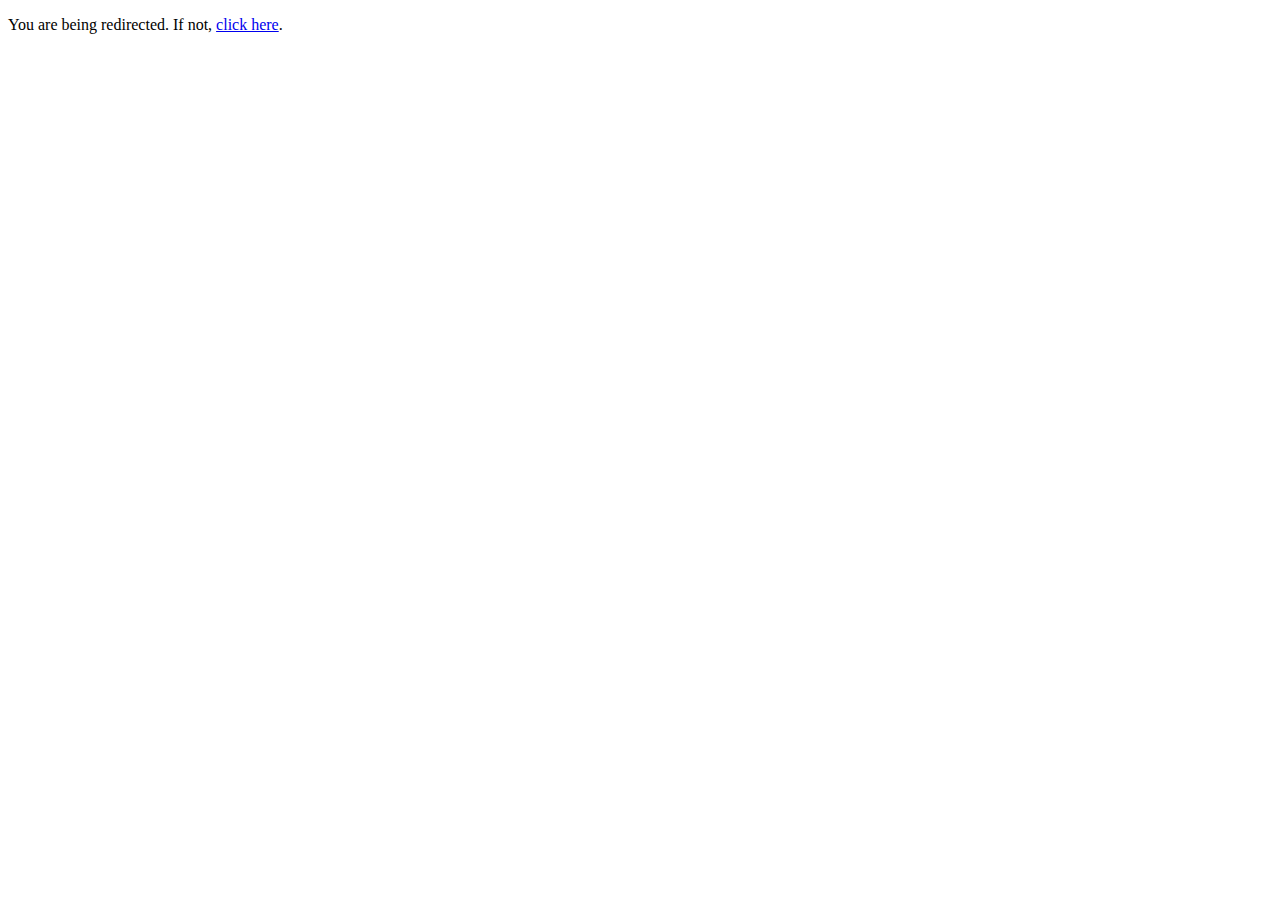
<file: index.html>
<!DOCTYPE html>
<html lang="en">
  <head>
    <meta charset="UTF-8" />
    <meta name="viewport" content="width=device-width, initial-scale=1.0" />
    <meta http-equiv="refresh" content="1; url=profile.html" />
    <title>Redirecting...</title>
    <link rel="icon" href="./assets/images/favicon.png" />
  </head>

  <body>
    <p>You are being redirected. If not, <a href="profile.html">click here</a>.</p>
  </body>
</html>
</file>
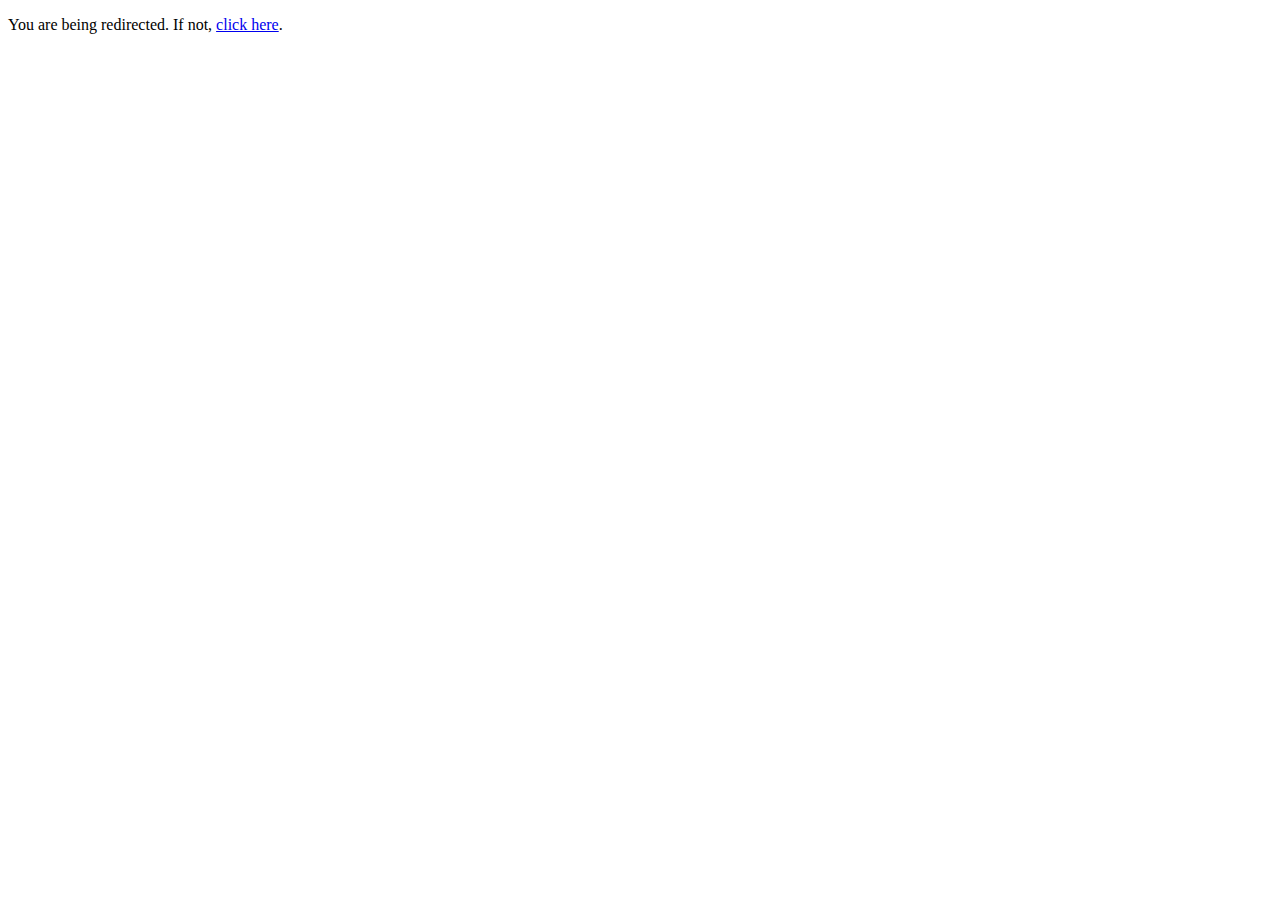
<file: Index.html>
<!DOCTYPE html>
<html lang="en">
  <head>
    <meta charset="UTF-8" />
    <meta name="viewport" content="width=device-width, initial-scale=1.0" />
    <meta http-equiv="refresh" content="1; url=profile.html" />
    <title>Redirecting...</title>
    <link rel="icon" href="./assets/images/favicon.png" />
  </head>

  <body>
    <p>You are being redirected. If not, <a href="profile.html">click here</a>.</p>
  </body>
</html>
</file>
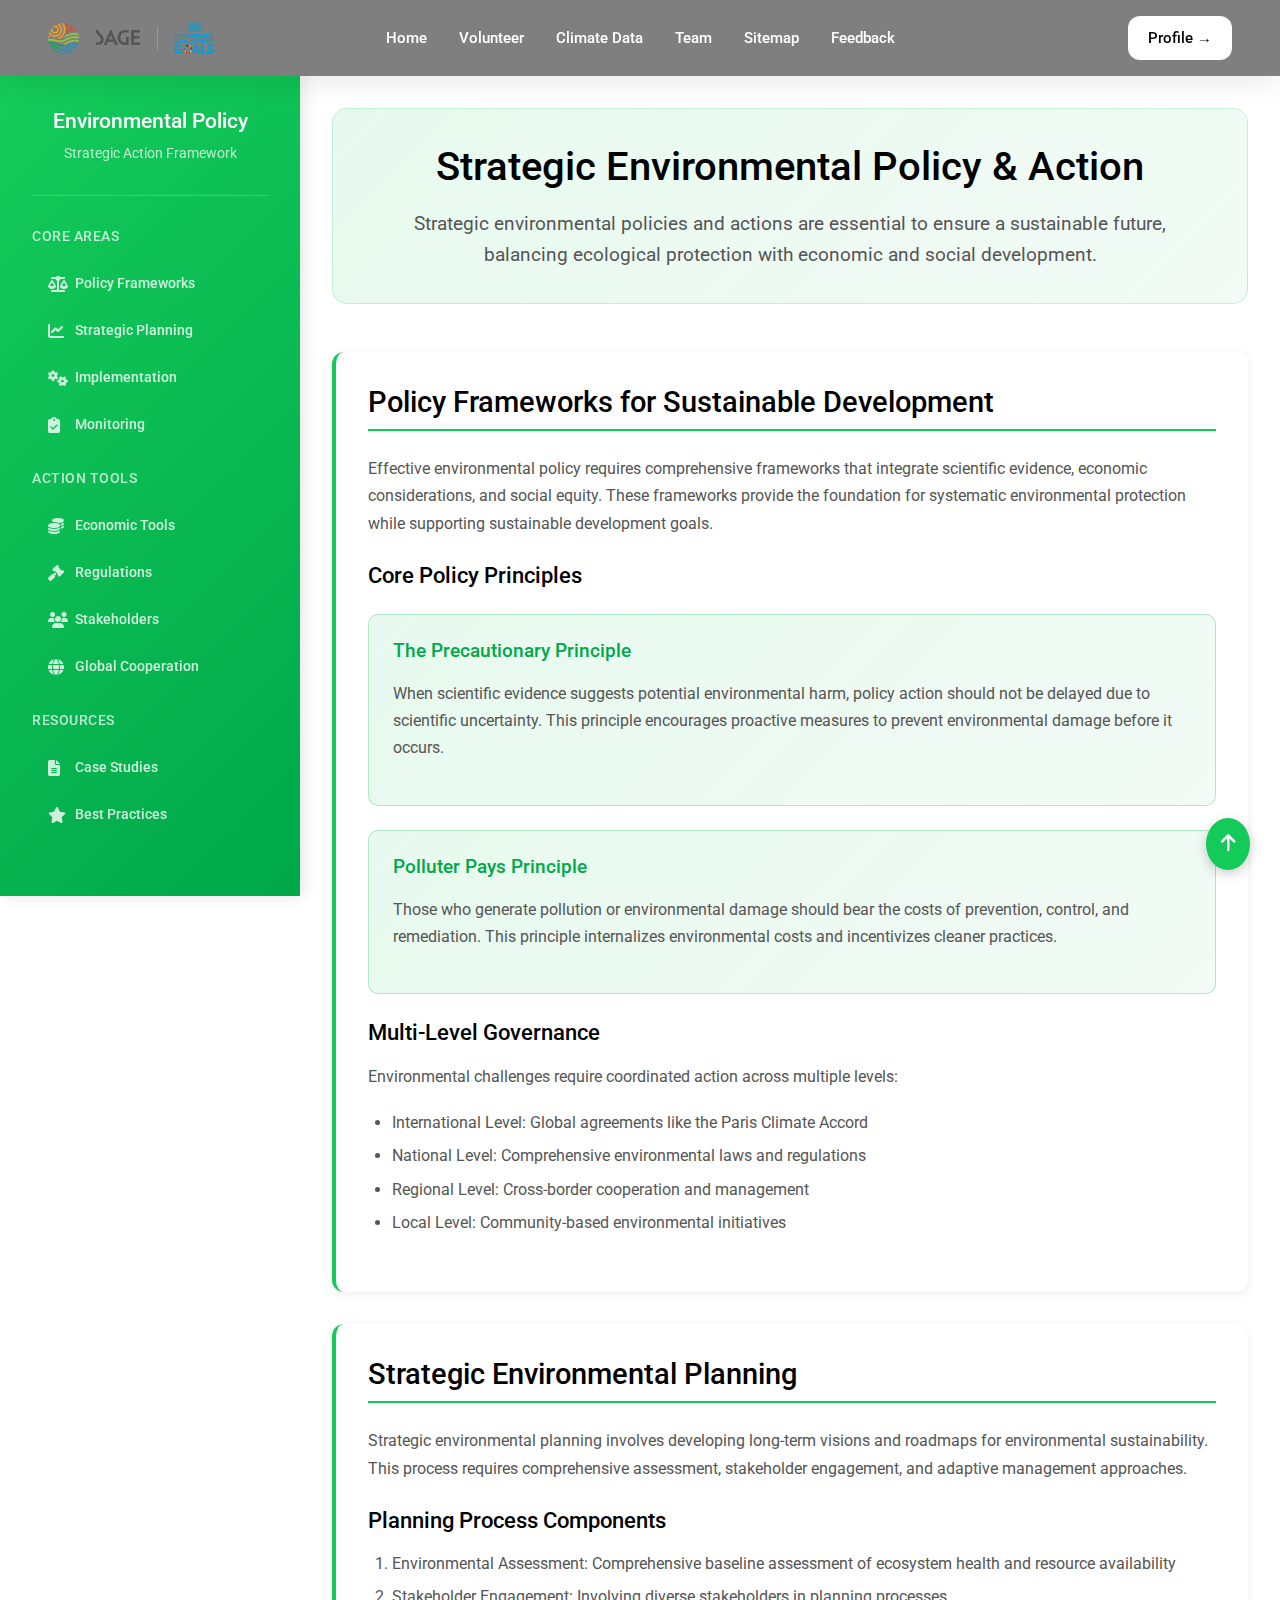
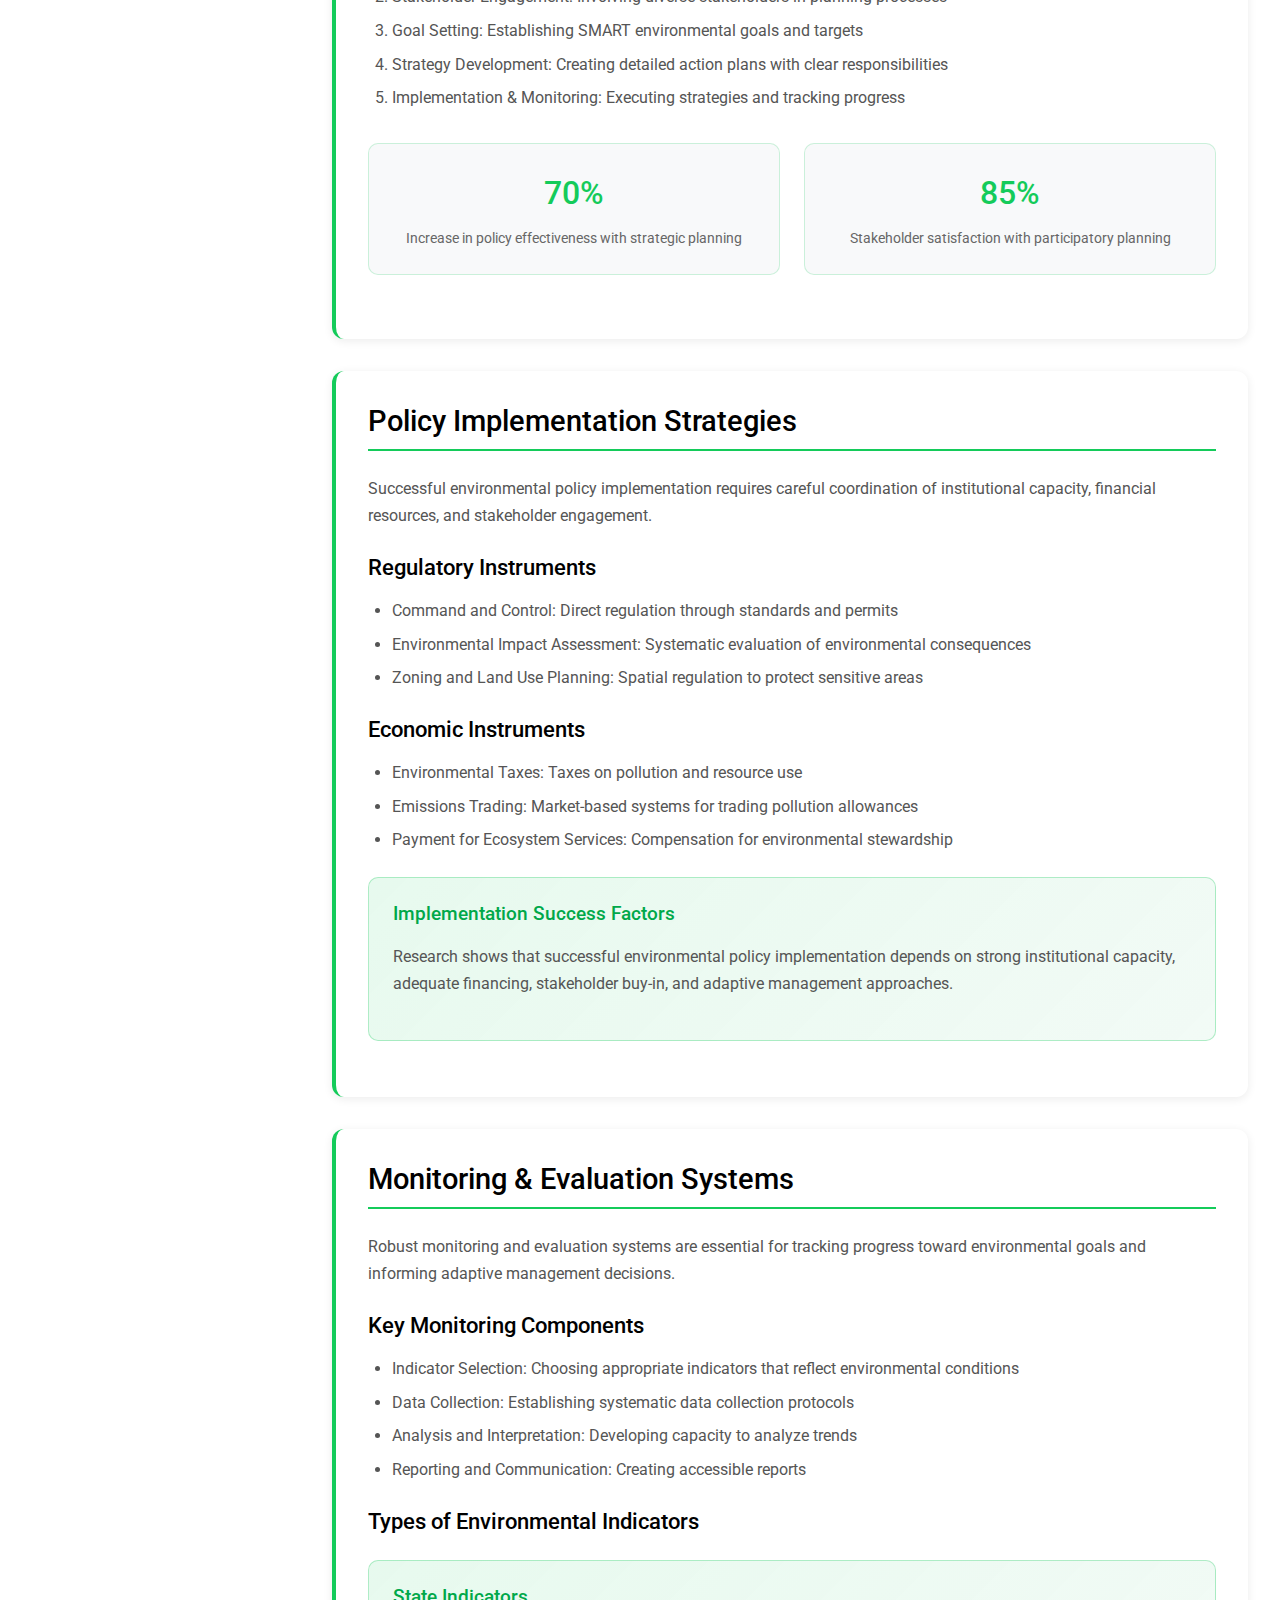
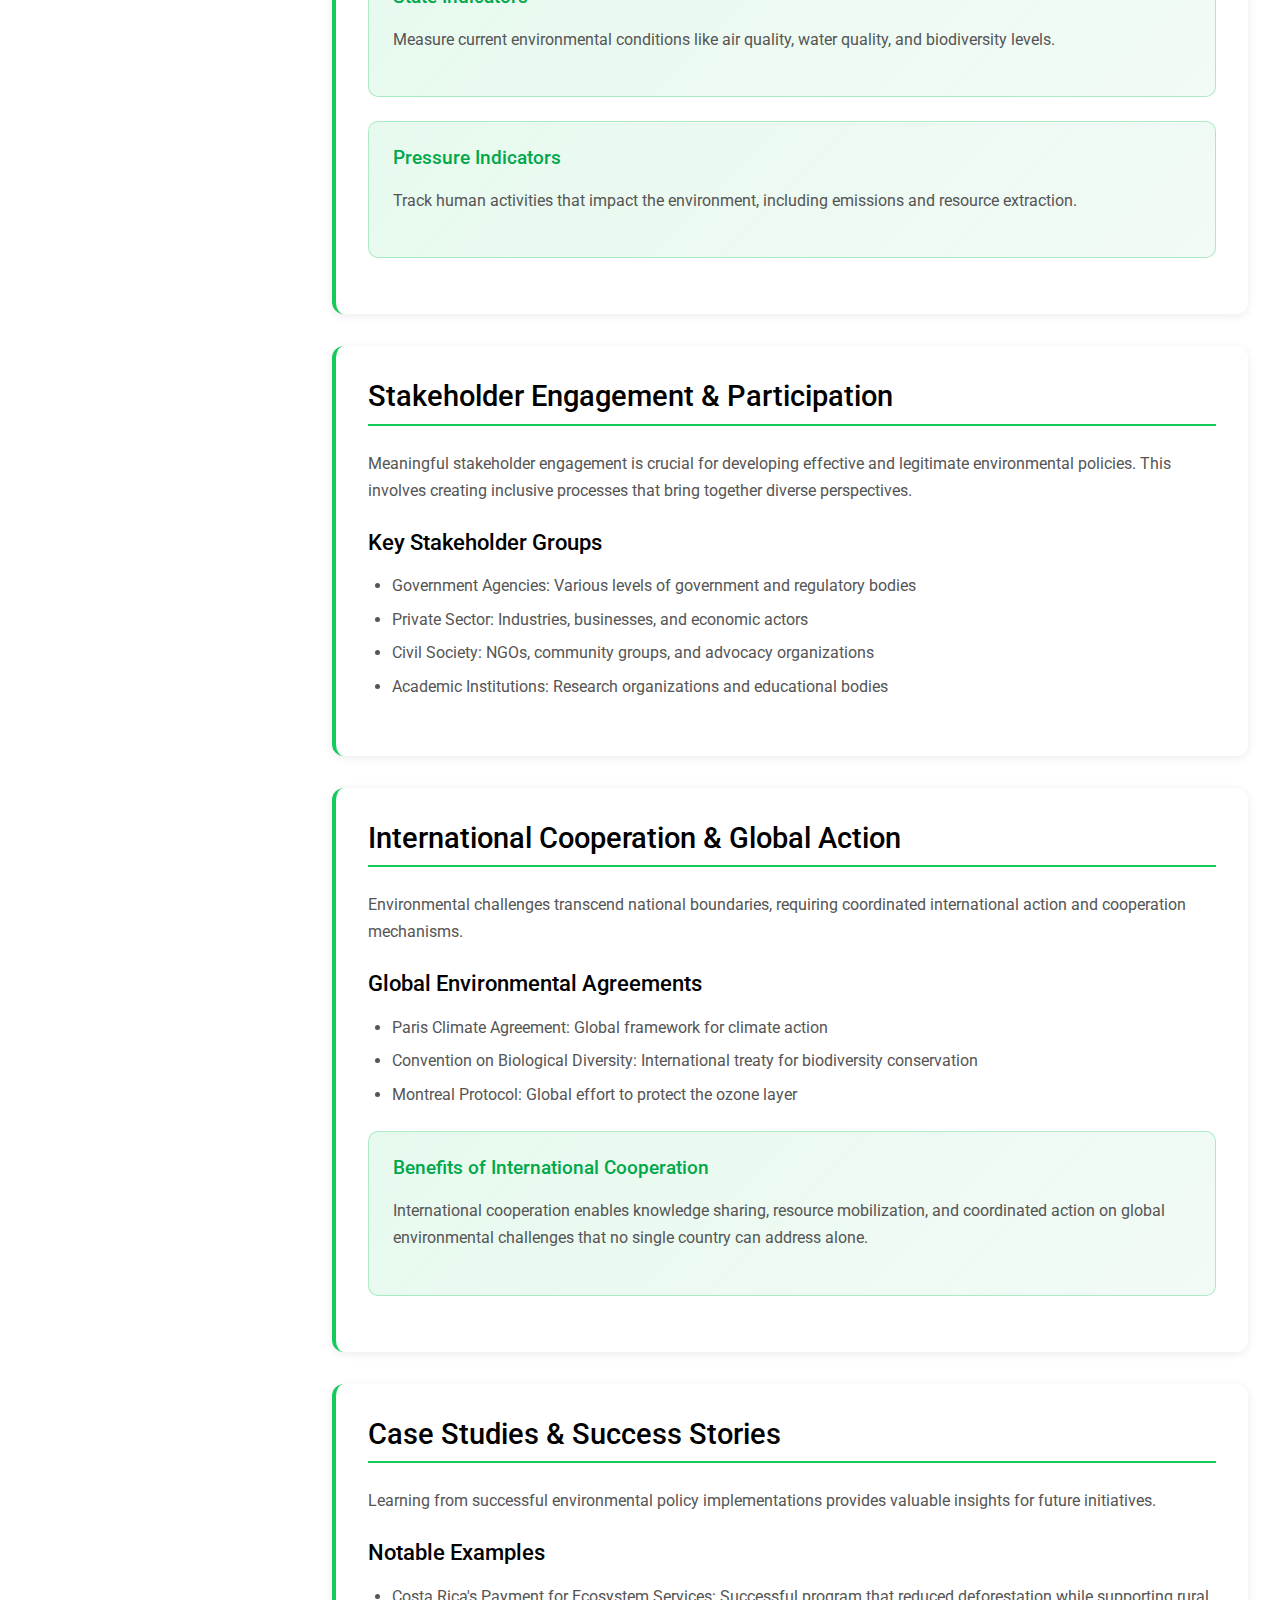
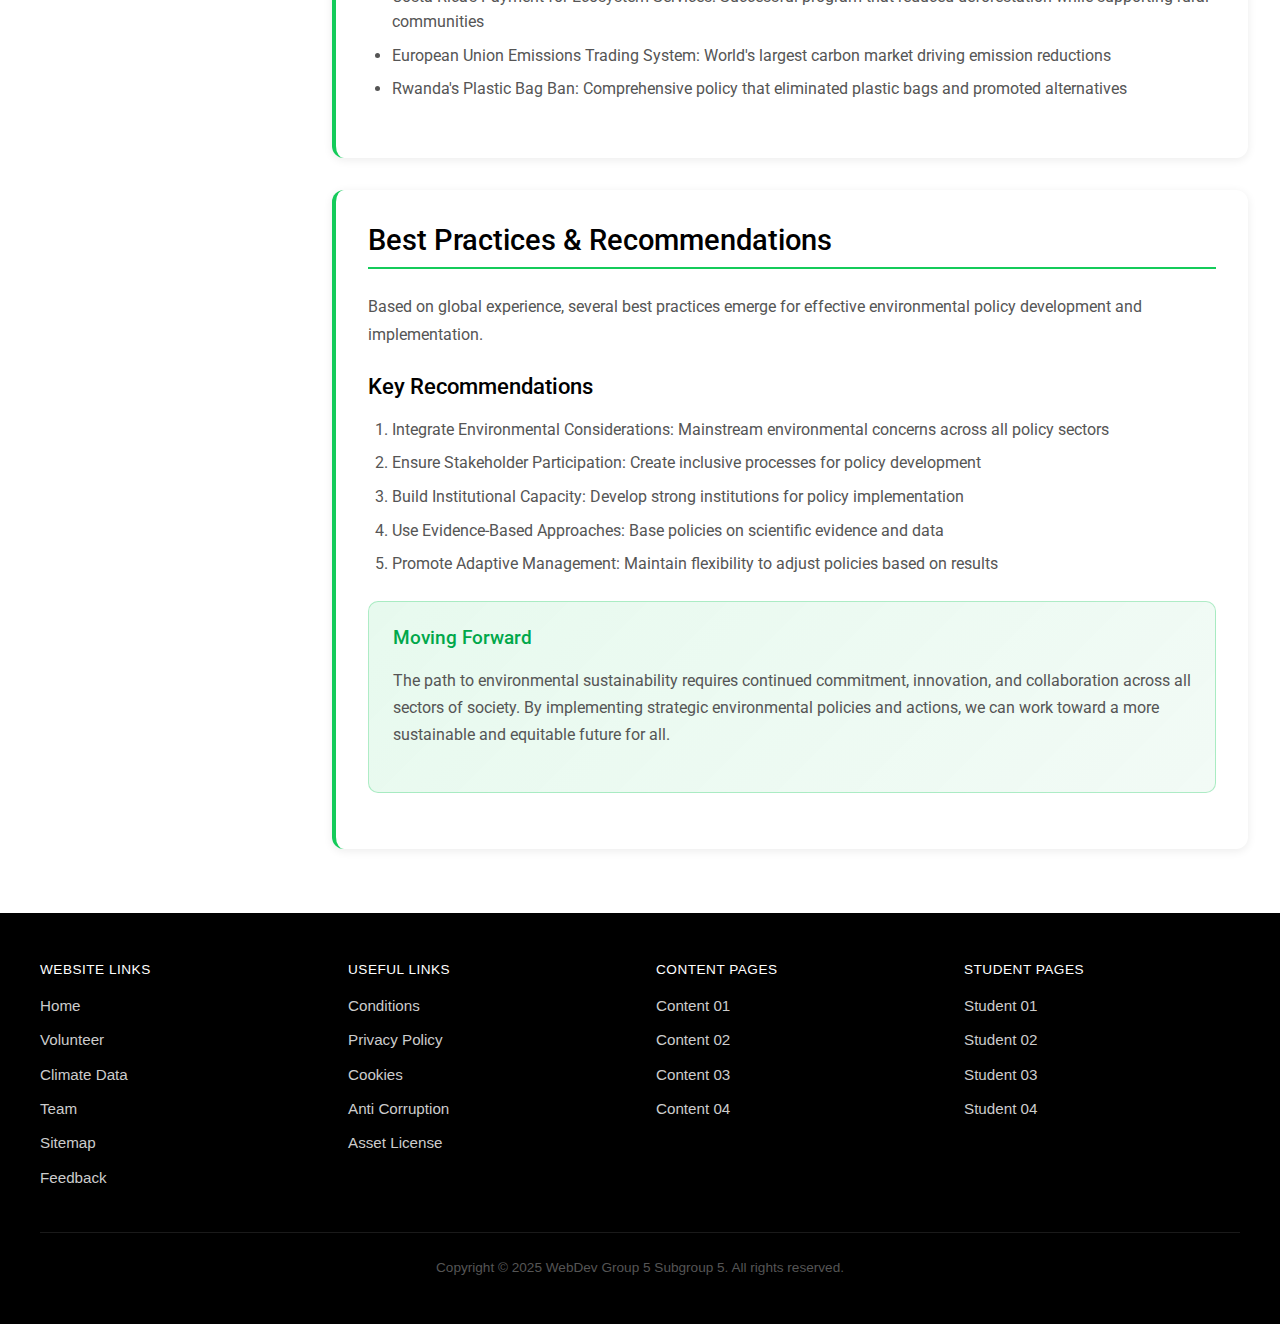
<file: content_ST1.html>
<!DOCTYPE html>
<html lang="en">
  <head>
    <meta charset="UTF-8" />
    <meta name="viewport" content="width=device-width, initial-scale=1.0" />
    <title>Strategic Environmental Policy | SAGE</title>
    <link rel="stylesheet" href="./css/global.css" />
    <link rel="icon" href="./assets/images/favicon.png" />
    <link rel="stylesheet" href="./css/content_ST1.css">
    <meta
      name="description"
      content="Strategic environmental policies and actions are essential to ensure a sustainable future, balancing ecological protection with economic and social development."
    />
    <meta
      name="keywords"
      content="environmental policy, sustainability, strategic planning, climate action, ecological protection"
    />
    <meta name="author" content="SahanB" />
    <link
      rel="stylesheet"
      href="https://cdnjs.cloudflare.com/ajax/libs/font-awesome/6.5.0/css/all.min.css"
    />
  </head>
  <body>
    <header class="header" id="header">
      <div class="header-left">
        <div style="display: flex; align-items: center; gap: 16px">
          <div class="logo-primary">
            <a href="/"><img src="./assets/images/logo.png" alt="SAGE" /></a>
          </div>
          <div class="logo logo-text"><a href="/">SAGE</a></div>
          <div class="logo-separator"></div>
          <div class="logo">
            <a href="https://sdgs.un.org/" target="_blank">
              <img src="./assets/images/sdgsaf.webp" alt="SDG Logo" />
            </a>
          </div>
        </div>
        <div class="mobile-menu-button" onclick="toggleMobileMenu()">☰</div>
      </div>

      <nav class="nav-links">
        <a href="/home.html">Home</a>
        <a href="./volunteer.html">Volunteer</a>
        <a href="/table.html">Climate Data</a>
        <a href="./team.html">Team</a>
        <a href="./sitemap.html">Sitemap</a>
        <a href="./feedback.html">Feedback</a>
      </nav>

      <div class="header-right">
        <a href="./profile.html" class="profile-button">Profile →</a>
      </div>

      <div class="mobile-nav" id="mobileNav">
        <a href="/home.html">Home</a>
        <a href="./volunteer.html">Volunteer</a>
        <a href="/table.html">Climate Data</a>
        <a href="./team.html">Team</a>
        <a href="./sitemap.html">Sitemap</a>
        <a href="./feedback.html">Feedback</a>
        <a href="./profile.html" class="profile-button">Profile →</a>
      </div>
    </header>

    <button class="mobile-sidebar-toggle" onclick="toggleSidebar()">
      <i class="fas fa-bars"></i>
    </button>

    <div class="page-container">
      <nav class="sidebar" id="sidebar">
        <div class="sidebar-brand">
          <h2>Environmental Policy</h2>
          <p>Strategic Action Framework</p>
        </div>

        <div class="nav-section">
          <h3>Core Areas</h3>
          <ul class="nav-links">
            <li><a href="#policy-frameworks"><i class="fas fa-balance-scale"></i> Policy Frameworks</a></li>
            <li><a href="#strategic-planning"><i class="fas fa-chart-line"></i> Strategic Planning</a></li>
            <li><a href="#implementation"><i class="fas fa-cogs"></i> Implementation</a></li>
            <li><a href="#monitoring"><i class="fas fa-clipboard-check"></i> Monitoring</a></li>
          </ul>
        </div>

        <div class="nav-section">
          <h3>Action Tools</h3>
          <ul class="nav-links">
            <li><a href="#economic-instruments"><i class="fas fa-coins"></i> Economic Tools</a></li>
            <li><a href="#regulatory-measures"><i class="fas fa-gavel"></i> Regulations</a></li>
            <li><a href="#stakeholder-engagement"><i class="fas fa-users"></i> Stakeholders</a></li>
            <li><a href="#international-cooperation"><i class="fas fa-globe"></i> Global Cooperation</a></li>
          </ul>
        </div>

        <div class="nav-section">
          <h3>Resources</h3>
          <ul class="nav-links">
            <li><a href="#case-studies"><i class="fas fa-file-alt"></i> Case Studies</a></li>
            <li><a href="#best-practices"><i class="fas fa-star"></i> Best Practices</a></li>
          </ul>
        </div>
      </nav>

      <main class="main-content">
        <div class="content-header">
          <h1>Strategic Environmental Policy & Action</h1>
          <p>Strategic environmental policies and actions are essential to ensure a sustainable future, balancing ecological protection with economic and social development.</p>
        </div>

        <section class="content-section" id="policy-frameworks">
          <h2>Policy Frameworks for Sustainable Development</h2>
          
          <p>Effective environmental policy requires comprehensive frameworks that integrate scientific evidence, economic considerations, and social equity. These frameworks provide the foundation for systematic environmental protection while supporting sustainable development goals.</p>

          <h3>Core Policy Principles</h3>
          <div class="highlight-box">
            <h4>The Precautionary Principle</h4>
            <p>When scientific evidence suggests potential environmental harm, policy action should not be delayed due to scientific uncertainty. This principle encourages proactive measures to prevent environmental damage before it occurs.</p>
          </div>

          <div class="highlight-box">
            <h4>Polluter Pays Principle</h4>
            <p>Those who generate pollution or environmental damage should bear the costs of prevention, control, and remediation. This principle internalizes environmental costs and incentivizes cleaner practices.</p>
          </div>

          <h3>Multi-Level Governance</h3>
          <p>Environmental challenges require coordinated action across multiple levels:</p>
          <ul>
            <li>International Level: Global agreements like the Paris Climate Accord</li>
            <li>National Level: Comprehensive environmental laws and regulations</li>
            <li>Regional Level: Cross-border cooperation and management</li>
            <li>Local Level: Community-based environmental initiatives</li>
          </ul>
        </section>

        <section class="content-section" id="strategic-planning">
          <h2>Strategic Environmental Planning</h2>
          
          <p>Strategic environmental planning involves developing long-term visions and roadmaps for environmental sustainability. This process requires comprehensive assessment, stakeholder engagement, and adaptive management approaches.</p>

          <h3>Planning Process Components</h3>
          <ol>
            <li>Environmental Assessment: Comprehensive baseline assessment of ecosystem health and resource availability</li>
            <li>Stakeholder Engagement: Involving diverse stakeholders in planning processes</li>
            <li>Goal Setting: Establishing SMART environmental goals and targets</li>
            <li>Strategy Development: Creating detailed action plans with clear responsibilities</li>
            <li>Implementation & Monitoring: Executing strategies and tracking progress</li>
          </ol>

          <div class="stats-grid">
            <div class="stat-card">
              <div class="stat-number">70%</div>
              <div class="stat-label">Increase in policy effectiveness with strategic planning</div>
            </div>
            <div class="stat-card">
              <div class="stat-number">85%</div>
              <div class="stat-label">Stakeholder satisfaction with participatory planning</div>
            </div>
          </div>
        </section>

        <section class="content-section" id="implementation">
          <h2>Policy Implementation Strategies</h2>
          
          <p>Successful environmental policy implementation requires careful coordination of institutional capacity, financial resources, and stakeholder engagement.</p>

          <h3 id="regulatory-measures">Regulatory Instruments</h3>
          <ul>
            <li>Command and Control: Direct regulation through standards and permits</li>
            <li>Environmental Impact Assessment: Systematic evaluation of environmental consequences</li>
            <li>Zoning and Land Use Planning: Spatial regulation to protect sensitive areas</li>
          </ul>

          <h3 id="economic-instruments">Economic Instruments</h3>
          <ul>
            <li>Environmental Taxes: Taxes on pollution and resource use</li>
            <li>Emissions Trading: Market-based systems for trading pollution allowances</li>
            <li>Payment for Ecosystem Services: Compensation for environmental stewardship</li>
          </ul>

          <div class="highlight-box">
            <h4>Implementation Success Factors</h4>
            <p>Research shows that successful environmental policy implementation depends on strong institutional capacity, adequate financing, stakeholder buy-in, and adaptive management approaches.</p>
          </div>
        </section>

        <section class="content-section" id="monitoring">
          <h2>Monitoring & Evaluation Systems</h2>
          
          <p>Robust monitoring and evaluation systems are essential for tracking progress toward environmental goals and informing adaptive management decisions.</p>

          <h3>Key Monitoring Components</h3>
          <ul>
            <li>Indicator Selection: Choosing appropriate indicators that reflect environmental conditions</li>
            <li>Data Collection: Establishing systematic data collection protocols</li>
            <li>Analysis and Interpretation: Developing capacity to analyze trends</li>
            <li>Reporting and Communication: Creating accessible reports</li>
          </ul>

          <h3>Types of Environmental Indicators</h3>
          <div class="highlight-box">
            <h4>State Indicators</h4>
            <p>Measure current environmental conditions like air quality, water quality, and biodiversity levels.</p>
          </div>

          <div class="highlight-box">
            <h4>Pressure Indicators</h4>
            <p>Track human activities that impact the environment, including emissions and resource extraction.</p>
          </div>
        </section>

        <section class="content-section" id="stakeholder-engagement">
          <h2>Stakeholder Engagement & Participation</h2>
          
          <p>Meaningful stakeholder engagement is crucial for developing effective and legitimate environmental policies. This involves creating inclusive processes that bring together diverse perspectives.</p>

          <h3>Key Stakeholder Groups</h3>
          <ul>
            <li>Government Agencies: Various levels of government and regulatory bodies</li>
            <li>Private Sector: Industries, businesses, and economic actors</li>
            <li>Civil Society: NGOs, community groups, and advocacy organizations</li>
            <li>Academic Institutions: Research organizations and educational bodies</li>
          </ul>
        </section>

        <section class="content-section" id="international-cooperation">
          <h2>International Cooperation & Global Action</h2>
          
          <p>Environmental challenges transcend national boundaries, requiring coordinated international action and cooperation mechanisms.</p>

          <h3>Global Environmental Agreements</h3>
          <ul>
            <li>Paris Climate Agreement: Global framework for climate action</li>
            <li>Convention on Biological Diversity: International treaty for biodiversity conservation</li>
            <li>Montreal Protocol: Global effort to protect the ozone layer</li>
          </ul>

          <div class="highlight-box">
            <h4>Benefits of International Cooperation</h4>
            <p>International cooperation enables knowledge sharing, resource mobilization, and coordinated action on global environmental challenges that no single country can address alone.</p>
          </div>
        </section>

        <section class="content-section" id="case-studies">
          <h2>Case Studies & Success Stories</h2>
          
          <p>Learning from successful environmental policy implementations provides valuable insights for future initiatives.</p>

          <h3>Notable Examples</h3>
          <ul>
            <li>Costa Rica's Payment for Ecosystem Services: Successful program that reduced deforestation while supporting rural communities</li>
            <li>European Union Emissions Trading System: World's largest carbon market driving emission reductions</li>
            <li>Rwanda's Plastic Bag Ban: Comprehensive policy that eliminated plastic bags and promoted alternatives</li>
          </ul>
        </section>

        <section class="content-section" id="best-practices">
          <h2>Best Practices & Recommendations</h2>
          
          <p>Based on global experience, several best practices emerge for effective environmental policy development and implementation.</p>

          <h3>Key Recommendations</h3>
          <ol>
            <li>Integrate Environmental Considerations: Mainstream environmental concerns across all policy sectors</li>
            <li>Ensure Stakeholder Participation: Create inclusive processes for policy development</li>
            <li>Build Institutional Capacity: Develop strong institutions for policy implementation</li>
            <li>Use Evidence-Based Approaches: Base policies on scientific evidence and data</li>
            <li>Promote Adaptive Management: Maintain flexibility to adjust policies based on results</li>
          </ol>

          <div class="highlight-box">
            <h4>Moving Forward</h4>
            <p>The path to environmental sustainability requires continued commitment, innovation, and collaboration across all sectors of society. By implementing strategic environmental policies and actions, we can work toward a more sustainable and equitable future for all.</p>
          </div>
        </section>
      </main>
    </div>

    <button class="back-to-top" onclick="scrollToTop()">
      <i class="fas fa-arrow-up"></i>
    </button>

    <footer class="footer">
      <div class="footer-grid">
        <div class="footer-column">
          <h4>Website Links</h4>
          <a href="/home.html">Home</a>
          <a href="./volunteer.html">Volunteer</a>
          <a href="/table.html">Climate Data</a>
          <a href="./team.html">Team</a>
          <a href="./sitemap.html">Sitemap</a>
          <a href="./feedback.html">Feedback</a>
        </div>

        <div class="footer-column">
          <h4>Useful Links</h4>
          <a href="https://www.undp.org/sustainable-development-goals" target="_blank">Conditions</a>
          <a href="https://sdgactioncampaign.org/privacy-policy/" target="_blank">Privacy Policy</a>
          <a href="https://sdgdata.gov.uk/cookies/" target="_blank">Cookies</a>
          <a href="https://anti-corruption.org/themes/anti-corruption-in-sdgs-2/" target="_blank">Anti Corruption</a>
          <a href="https://www.un.org/sustainabledevelopment/news/communications-material/" target="_blank">Asset License</a>
        </div>

        <div class="footer-column">
          <h4>Content Pages</h4>
          <a href="./content_ST1.html">Content 01</a>
          <a href="./content_ST2.html">Content 02</a>
          <a href="./content_ST3.html">Content 03</a>
          <a href="./content_ST4.html">Content 04</a>
        </div>

        <div class="footer-column">
          <h4>Student Pages</h4>
          <a href="./pageEditor_ST1.html">Student 01</a>
          <a href="./pageEditor_ST2.html">Student 02</a>
          <a href="./pageEditor_ST3.html">Student 03</a>
          <a href="./pageEditor_ST4.html">Student 04</a>
        </div>
      </div>

      <div class="footer-bottom">
        <p>Copyright © 2025 WebDev Group 5 Subgroup 5. All rights reserved.</p>
      </div>
    </footer>

    <script>
      function toggleMobileMenu() {
        document.getElementById("header").classList.toggle("show-mobile-nav");
      }

      function toggleSidebar() {
        document.getElementById("sidebar").classList.toggle("open");
      }

      function scrollToTop() {
        window.scrollTo({ top: 0, behavior: "smooth" });
      }

      // Smooth scrolling for sidebar links
      document.querySelectorAll('.nav-section .nav-links a[href^="#"]').forEach(anchor => {
        anchor.addEventListener('click', function (e) {
          e.preventDefault();
          const target = document.querySelector(this.getAttribute('href'));
          if (target) {
            target.scrollIntoView({
              behavior: 'smooth',
              block: 'start'
            });
          }
        });
      });

      // Show/hide back to top button
      window.addEventListener('scroll', function() {
        const backToTop = document.querySelector('.back-to-top');
        if (window.pageYOffset > 300) {
          backToTop.style.display = 'block';
        } else {
          backToTop.style.display = 'none';
        }
      });
    </script>
  </body>
</html>
</file>
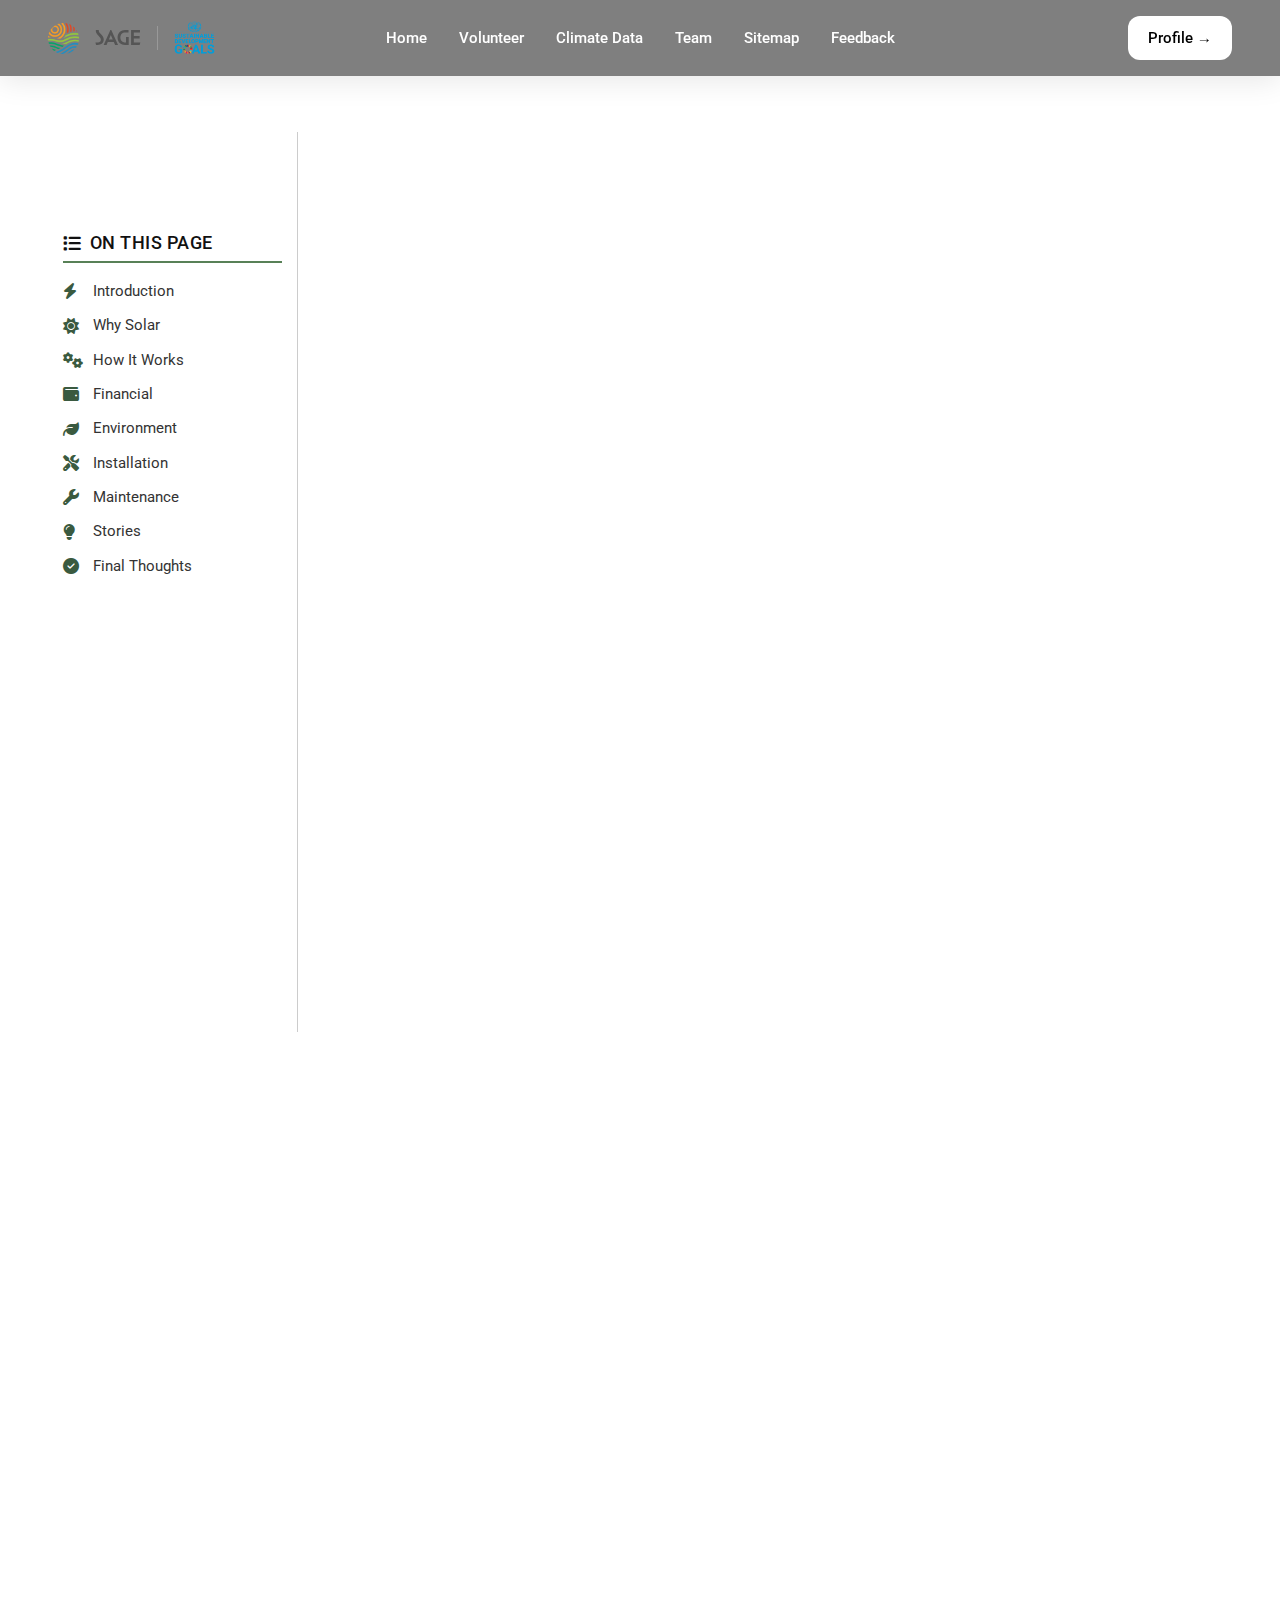
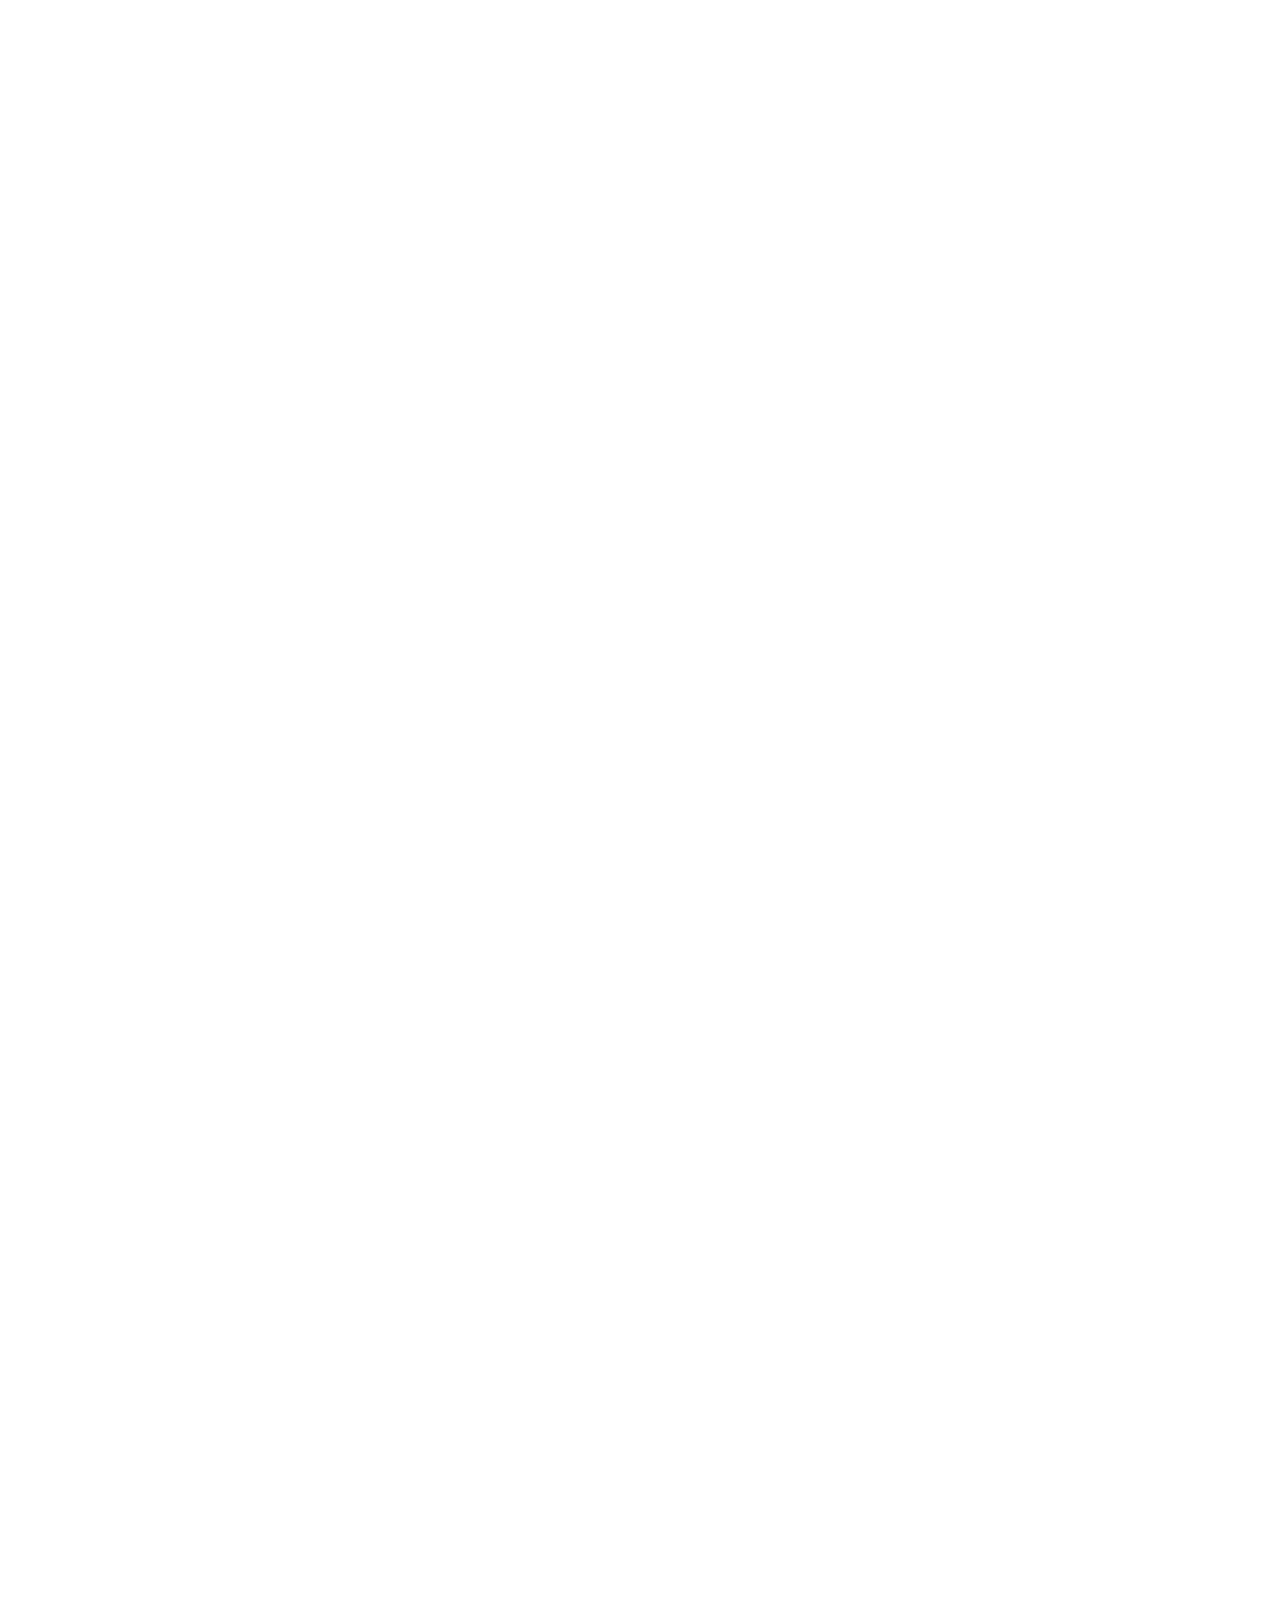
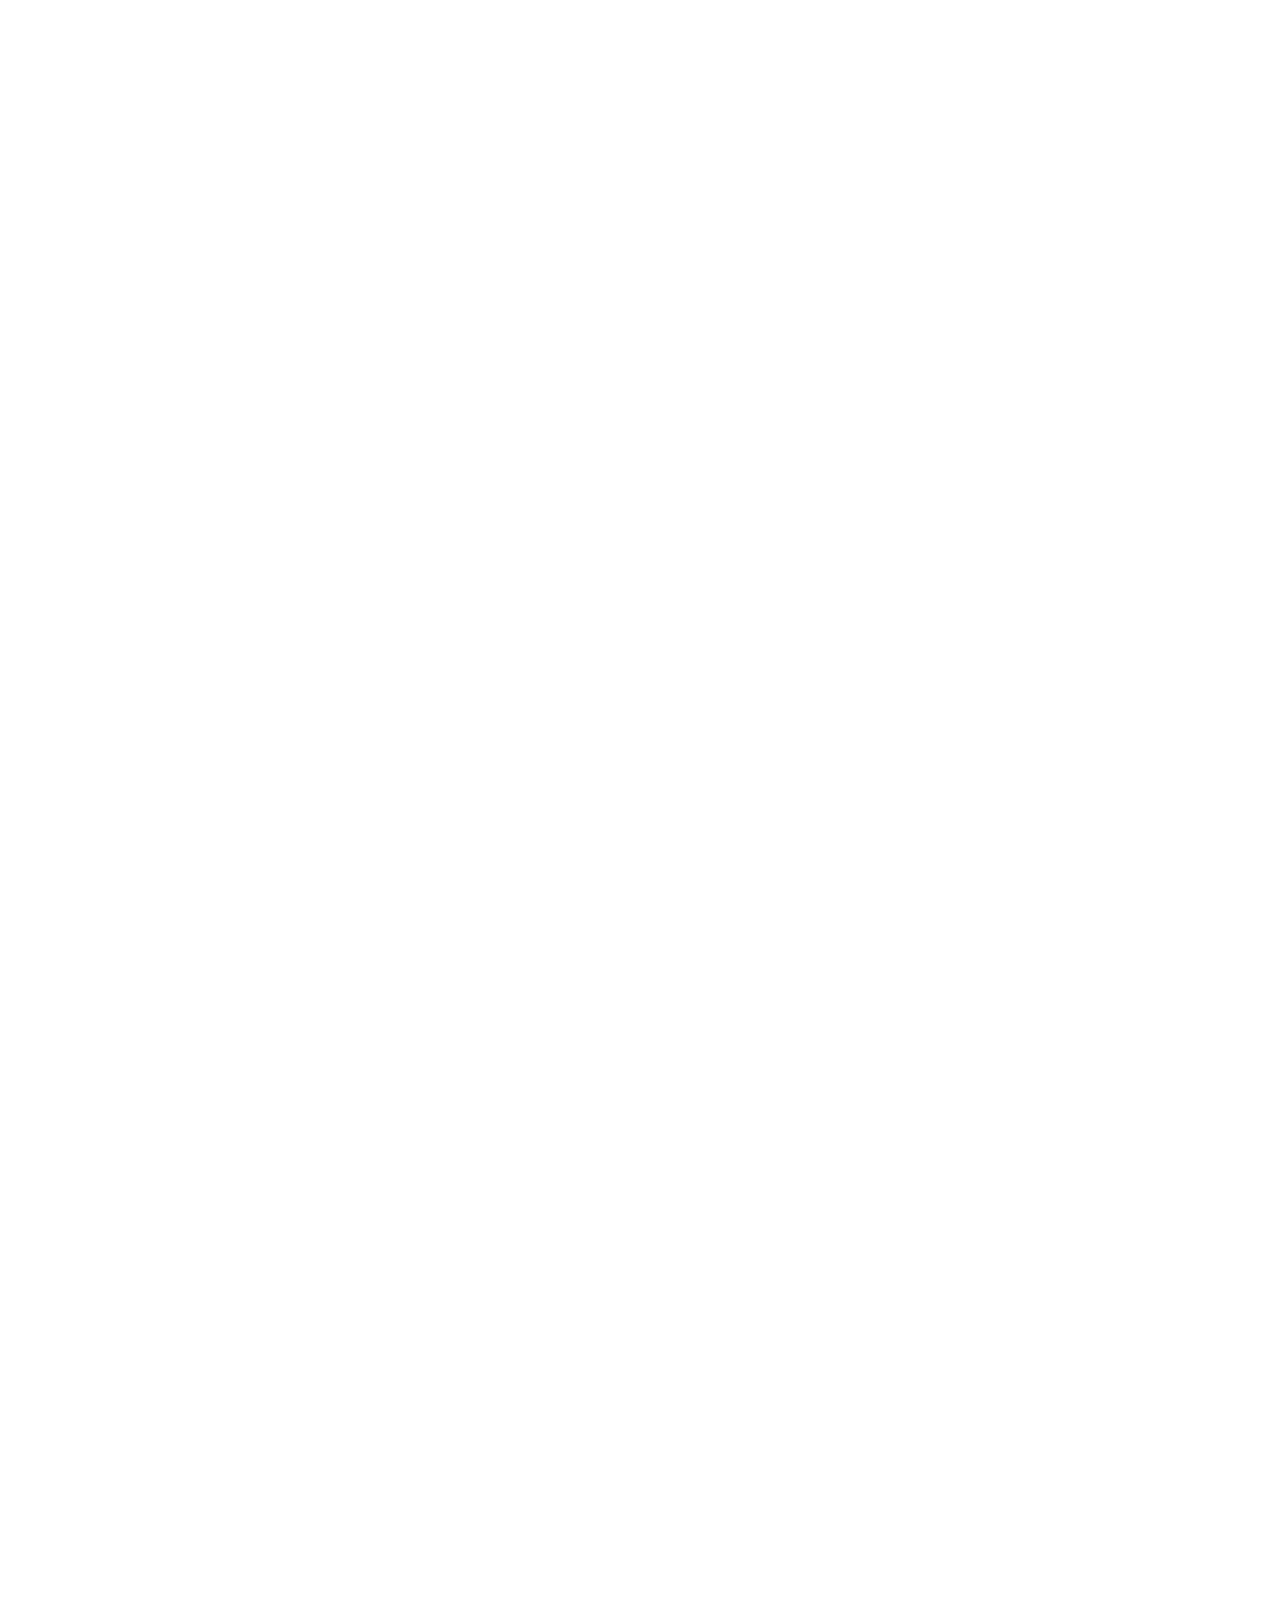
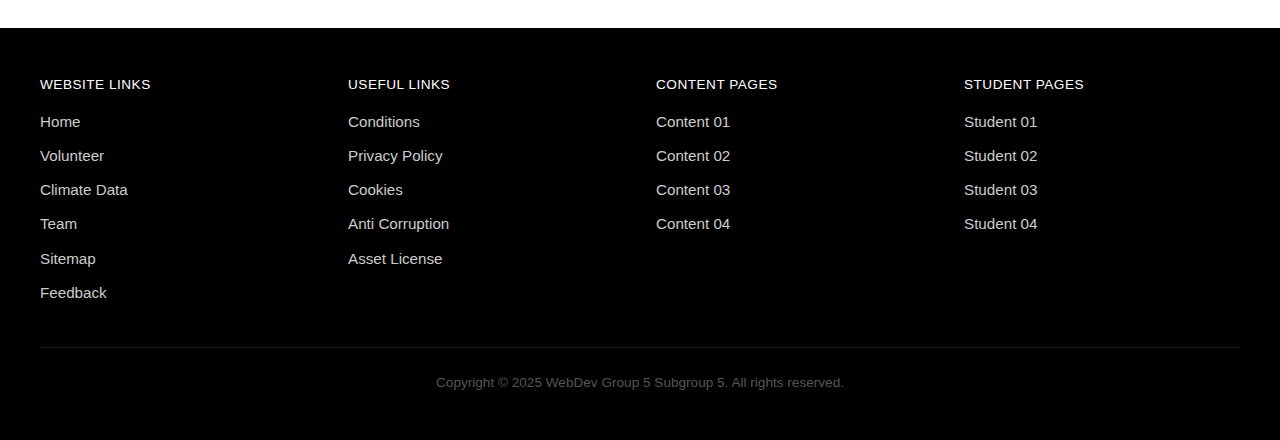
<file: content_ST3.html>
<!DOCTYPE html>
<html lang="en">
  <head>
    <meta charset="UTF-8" />
    <meta name="viewport" content="width=device-width, initial-scale=1.0" />
    <title>Green Home Practices: Install Solar Panels</title>
    <link rel="stylesheet" href="./css/global.css" />
    <link rel="icon" href="./assets/images/favicon.png" />
    <link rel="stylesheet" href="./css/content_ST3.css" />
    <meta
      name="description"
      content="SAGE empowers individuals and communities to take meaningful climate action. Join us in building a sustainable future for everyone."
    />
    <meta
      name="keywords"
      content="climate action, sustainability, environment, global warming, green energy, carbon footprint"
    />
    <meta name="author" content="Chasindu" />
    <link
      rel="stylesheet"
      href="https://cdnjs.cloudflare.com/ajax/libs/font-awesome/6.5.0/css/all.min.css"
    />
    <script src="./js/script.js"></script>
  </head>
  <body>
    <header class="header" id="header">
      <div class="header-left">
        <div style="display: flex; align-items: center; gap: 16px">
          <div class="logo-primary">
            <a href="/"><img src="./assets/images/logo.png" alt="SAGE" /></a>
          </div>
          <div class="logo logo-text"><a href="/">SAGE</a></div>
          <div class="logo-separator"></div>
          <div class="logo">
            <a href="https://sdgs.un.org/" target="_blank">
              <img src="./assets/images/sdgsaf.webp" alt="SDG Logo" />
            </a>
          </div>
        </div>
        <div class="mobile-menu-button" onclick="toggleMobileMenu()">☰</div>
      </div>

      <nav class="nav-links">
        <a href="/">Home</a>
        <a href="./volunteer.html">Volunteer</a>
        <a href="/table.html">Climate Data</a>
        <a href="./team.html">Team</a>
        <a href="./sitemap.html">Sitemap</a>
        <a href="./feedback.html">Feedback</a>
      </nav>

      <div class="header-right">
        <a href="./profile.html" class="profile-button">Profile →</a>
      </div>

      <div class="mobile-nav" id="mobileNav">
        <a href="/">Home</a>
        <a href="./volunteer.html">Volunteer</a>
        <a href="/table.html">Climate Data</a>
        <a href="./team.html">Team</a>
        <a href="./sitemap.html">Sitemap</a>
        <a href="./feedback.html">Feedback</a>
        <a href="./profile.html" class="profile-button">Profile →</a>
      </div>
    </header>
    <main>
      <div class="blog-layout">
        <nav class="sidebar-nav">
          <h3><i class="fas fa-list"></i> On This Page</h3>
          <div class="sidebar-scroll">
            <ul>
              <li>
                <a href="#intro"><i class="fas fa-bolt"></i> Introduction</a>
              </li>
              <li>
                <a href="#why-solar"><i class="fas fa-sun"></i> Why Solar</a>
              </li>
              <li>
                <a href="#how-it-works"
                  ><i class="fas fa-cogs"></i> How It Works</a
                >
              </li>
              <li>
                <a href="#financial"><i class="fas fa-wallet"></i> Financial</a>
              </li>
              <li>
                <a href="#environment"
                  ><i class="fas fa-leaf"></i> Environment</a
                >
              </li>
              <li>
                <a href="#installation"
                  ><i class="fas fa-tools"></i> Installation</a
                >
              </li>
              <li>
                <a href="#maintenance"
                  ><i class="fas fa-wrench"></i> Maintenance</a
                >
              </li>
              <li>
                <a href="#case-studies"
                  ><i class="fas fa-lightbulb"></i> Stories</a
                >
              </li>
              <li>
                <a href="#final"
                  ><i class="fas fa-check-circle"></i> Final Thoughts</a
                >
              </li>
            </ul>
          </div>
        </nav>

        <div class="content">
          <section id="intro">
            <h1 class="block-heading">
              Green Home Practices: Install Solar Panels
            </h1>
            <p class="content-h">
              Transitioning to solar energy at home is one of the most impactful
              actions you can take to reduce your carbon footprint. This guide
              walks you through the benefits, process, and real-world impact of
              solar panels.
            </p>
            <img
              src="./assets/images/solar-panel.jpg"
              alt="Solar panels on modern home rooftop"
              class="hero-image"
            />
          </section>

          <section id="why-solar">
            <h2 class="header-for-content">Why Solar Panels Matter</h2>
            <p class="content">
              Solar panels allow households to generate clean energy, reducing
              reliance on fossil fuels. With rising energy costs and
              environmental concerns, solar offers a long-term solution for
              sustainable living.
            </p>
          </section>

          <section id="how-it-works">
            <h2 class="header-for-content">How Solar Panels Work</h2>
            <p class="content">
              Solar panels convert sunlight into electricity using photovoltaic
              (PV) cells. The electricity is either used instantly or stored in
              batteries for later use. An inverter converts the energy into
              usable AC power for your home.
            </p>
            <img
              src="./assets/images/solar-diagram.jpg"
              alt="Diagram of solar panel energy conversion"
              class="content-image"
            />
          </section>

          <section id="financial">
            <h2 class="header-for-content">Financial Benefits</h2>
            <ul class="content">
              <li>Lower electricity bills</li>
              <li>Tax incentives or government rebates in many countries</li>
              <li>Increased property value</li>
              <li>Return on investment within 5–8 years in most cases</li>
            </ul>
          </section>

          <section id="environment">
            <h2 class="header-for-content">Environmental Impact</h2>
            <p class="content">
              Solar energy reduces greenhouse gas emissions, conserves water,
              and helps slow climate change. Every solar-powered home decreases
              the demand for energy from polluting sources.
            </p>
            <img
              src="./assets/images/solar-house.jpg"
              alt="House with solar panels and green garden"
              class="content-image"
            />
          </section>

          <section id="installation">
            <h2 class="header-for-content">Installation Process</h2>
            <p class="content">
              The process begins with a site assessment to check sun exposure
              and roof angle. Once approved, a professional team installs
              panels, connects the system to the grid, and configures monitoring
              tools for efficiency tracking.
            </p>
          </section>

          <section id="maintenance">
            <h2 class="header-for-content">Maintenance Tips</h2>
            <ul class="content">
              <li>Clean panels every 6 months</li>
              <li>Inspect for shading from new trees or structures</li>
              <li>Monitor output using apps or meters</li>
              <li>Schedule professional inspections yearly</li>
            </ul>

            <div class="callout-box">
              🔧 Pro Tip: Use a soft brush and lukewarm water to clean your
              panels safely without damage.
            </div>
          </section>

          <section id="case-studies">
            <h2 class="header-for-content">Real-World Success Stories</h2>
            <p class="content">
              From suburban homes in California to rural villages in India,
              solar panels have helped cut energy bills, improve indoor air
              quality, and bring electricity to off-grid communities. Solar is
              changing lives across the globe.
            </p>
            <img
              src="./assets/images/solar-village.jpg"
              alt="Solar panels powering homes in a village"
              class="content-image"
            />
          </section>

          <section id="final">
            <h2 class="header-for-content">Final Thoughts</h2>
            <p class="content">
              Solar panels are more than just a trend—they're a critical tool in
              the fight against climate change. With their financial,
              environmental, and social benefits, they empower homeowners to
              lead a cleaner, more independent lifestyle.
            </p>
          </section>
        </div>
      </div>
    </main>

    <button
      class="scroll-to-top"
      onclick="scrollToTop()"
      aria-label="Scroll to Top"
    >
      <i class="fas fa-arrow-up"></i>
    </button>

    <footer class="footer">
      <div class="footer-grid">
        <div class="footer-column">
          <h4>Website Links</h4>
          <a href="/">Home</a>
          <a href="./volunteer.html">Volunteer</a>
          <a href="/table.html">Climate Data</a>
          <a href="./team.html">Team</a>
          <a href="./sitemap.html">Sitemap</a>
          <a href="./feedback.html">Feedback</a>
        </div>

        <div class="footer-column">
          <h4>Useful Links</h4>
          <a
            href="https://www.undp.org/sustainable-development-goals"
            target="_blank"
            >Conditions</a
          >
          <a
            href="https://sdgactioncampaign.org/privacy-policy/"
            target="_blank"
            >Privacy Policy</a
          >
          <a href="https://sdgdata.gov.uk/cookies/" target="_blank">Cookies</a>
          <a
            href="https://anti-corruption.org/themes/anti-corruption-in-sdgs-2/"
            target="_blank"
            >Anti Corruption</a
          >
          <a
            href="https://www.un.org/sustainabledevelopment/news/communications-material/"
            target="_blank"
            >Asset License</a
          >
        </div>

        <div class="footer-column">
          <h4>Content Pages</h4>
          <a href=".content_ST1.html">Content 01</a>
          <a href="./content_ST2.html">Content 02</a>
          <a href="./content_ST3.html">Content 03</a>
          <a href="./content_ST4.html">Content 04</a>
        </div>

        <div class="footer-column">
          <h4>Student Pages</h4>
          <a href="./pageEditor_ST1.html">Student 01</a>
          <a href="./pageEditor_ST2.html">Student 02</a>
          <a href="./pageEditor_ST3.html">Student 03</a>
          <a href="./pageEditor_ST4.html">Student 04</a>
        </div>
      </div>

      <div class="footer-bottom">
        <p>Copyright © 2025 WebDev Group 5 Subgroup 5. All rights reserved.</p>
      </div>
    </footer>

    <script>
      function toggleMobileMenu() {
        document.getElementById("header").classList.toggle("show-mobile-nav");
      }

      function scrollToTop() {
        window.scrollTo({ top: 0, behavior: "smooth" });
      }
    </script>
  </body>
</html>
</file>
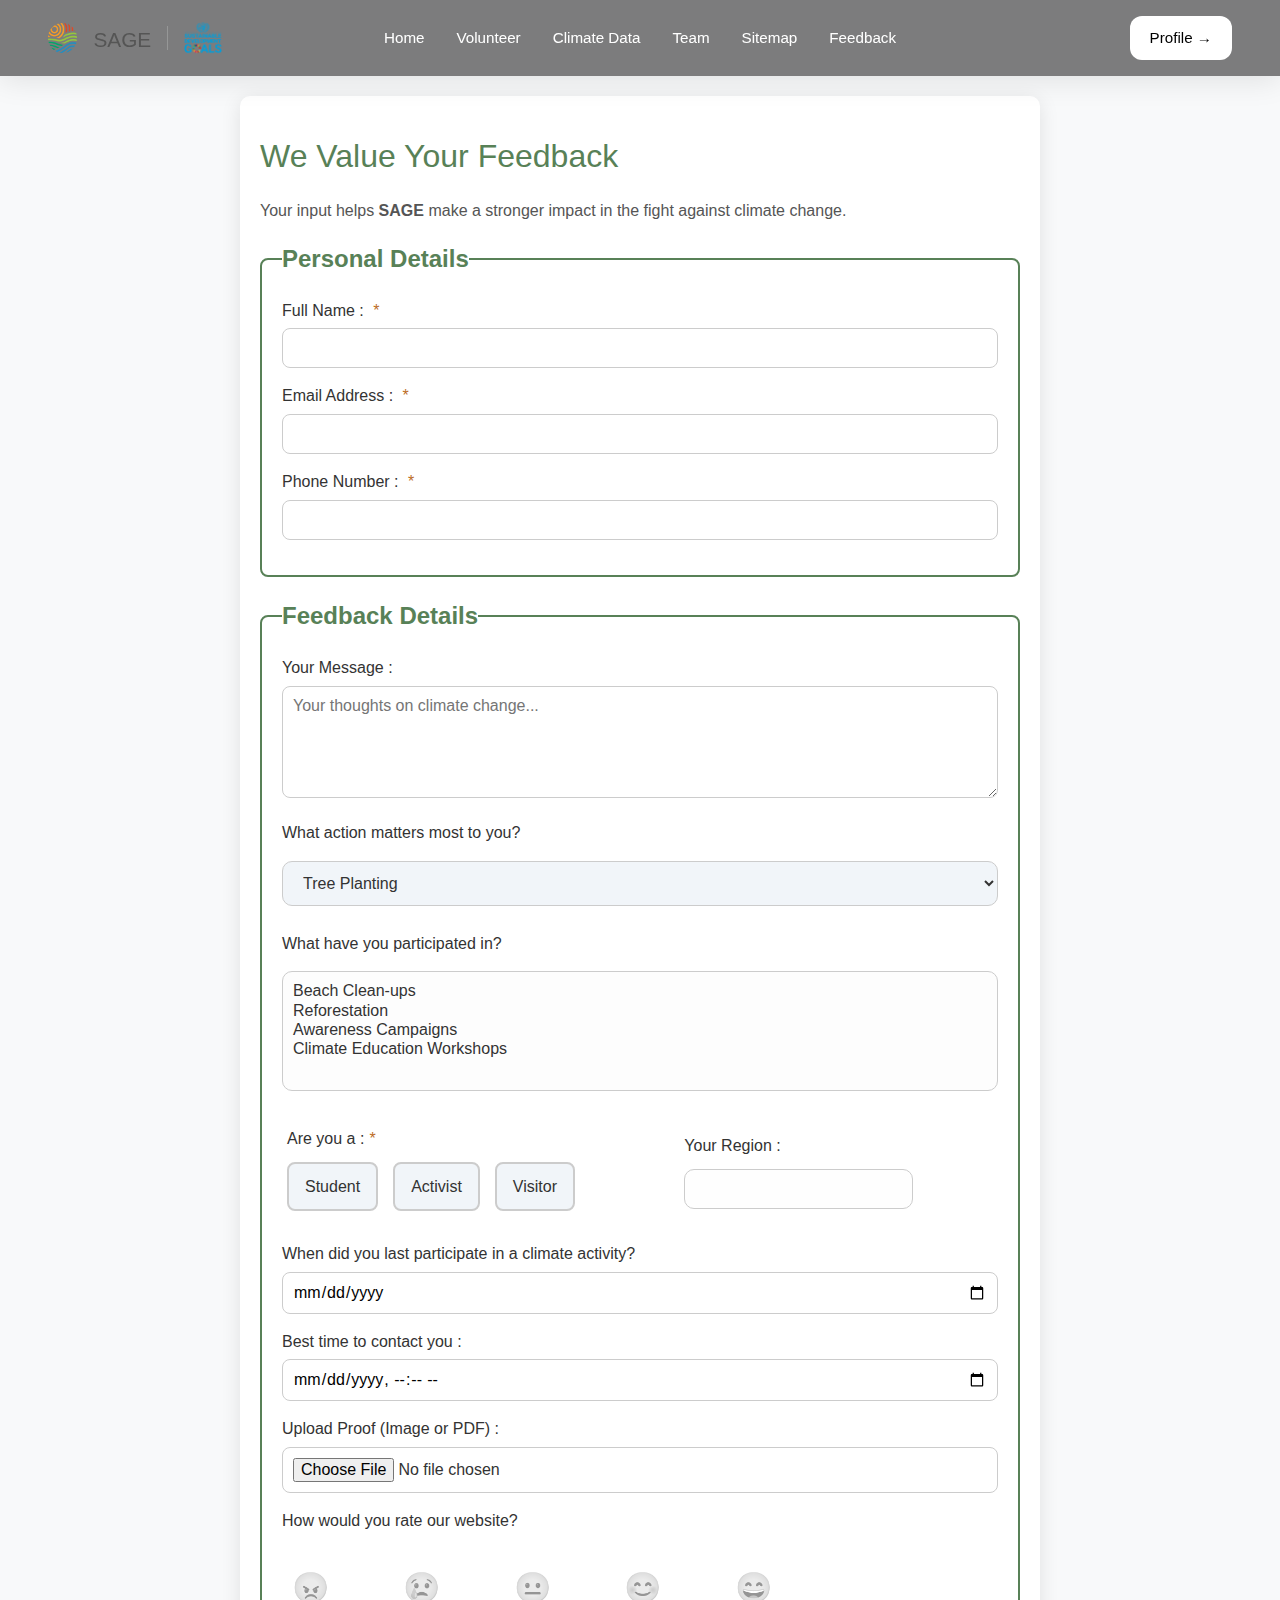
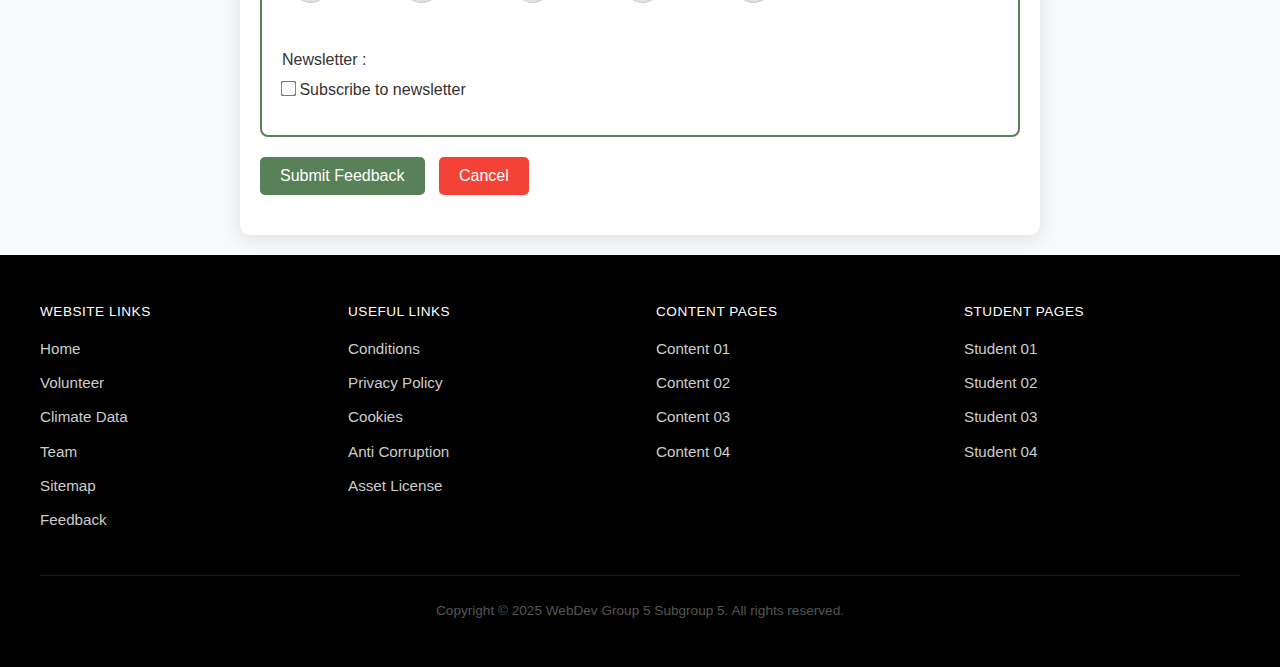
<file: feedback.html>
<!DOCTYPE html>
<html lang="en">
  <head>
    <meta charset="UTF-8" />
    <meta name="viewport" content="width=device-width, initial-scale=1.0" />
    <title>Feedback | SAGE</title>
    <link rel="stylesheet" href="./css/global.css" />
    <link rel="stylesheet" href="./css/feedback.css" />
    <link rel="icon" href="./assets/images/favicon.png" />
    <meta
      name="description"
      content="SAGE empowers individuals and communities to take meaningful climate action. Join us in building a sustainable future for everyone."
    />
    <meta
      name="keywords"
      content="climate action, sustainability, environment, global warming, green energy, carbon footprint"
    />
    <meta name="author" content="Chasindu" />
    <link
      rel="stylesheet"
      href="https://cdnjs.cloudflare.com/ajax/libs/font-awesome/6.5.0/css/all.min.css"
    />
    <script src="./js/script.js"></script>
  </head>
  <body>
    <!-- Header -->
    <header class="header" id="header">
      <div class="header-left">
        <div style="display: flex; align-items: center; gap: 16px">
          <div class="logo-primary">
            <a href="/"><img src="./assets/images/logo.png" alt="SAGE" /></a>
          </div>
          <div class="logo logo-text"><a href="/">SAGE</a></div>
          <div class="logo-separator"></div>
          <div class="logo">
            <a href="https://sdgs.un.org/" target="_blank">
              <img src="./assets/images/sdgsaf.webp" alt="SDG Logo" />
            </a>
          </div>
        </div>
        <div class="mobile-menu-button" onclick="toggleMobileMenu()">☰</div>
      </div>

      <nav class="nav-links">
        <a href="/">Home</a>
        <a href="./volunteer.html">Volunteer</a>
        <a href="/table.html">Climate Data</a>
        <a href="./team.html">Team</a>
        <a href="./sitemap.html">Sitemap</a>
        <a href="./feedback.html">Feedback</a>
      </nav>

      <div class="header-right">
        <a href="./profile.html" class="profile-button">Profile →</a>
      </div>

      <div class="mobile-nav" id="mobileNav">
        <a href="/">Home</a>
        <a href="./volunteer.html">Volunteer</a>
        <a href="/table.html">Climate Data</a>
        <a href="./team.html">Team</a>
        <a href="./sitemap.html">Sitemap</a>
        <a href="./feedback.html">Feedback</a>
        <a href="./profile.html" class="profile-button">Profile →</a>
      </div>
    </header>

    <main>
      <h2>We Value Your Feedback</h2>
      <p>
        Your input helps <strong>SAGE</strong> make a stronger impact in the
        fight against climate change.
      </p>

      <form action="#" method="post">
        <div>
          <fieldset>
            <legend>Personal Details</legend>

            <label for="username" class="required">Full Name : </label>
            <input type="text" id="username" name="username" required />

            <label for="email" class="required">Email Address : </label>
            <input type="email" id="email" name="email" required />

            <label for="phone" class="required">Phone Number : </label>
            <input type="tel" id="phone" name="phone" required />
          </fieldset>
        </div>

        <div>
          <fieldset>
            <legend>Feedback Details</legend>

            <label for="comment"> Your Message : </label>
            <textarea
              id="comment"
              name="comment"
              rows="5"
              placeholder="Your thoughts on climate change..."
            ></textarea>

            <label for="action">What action matters most to you?</label>
            <select id="action" name="action">
              <option value="treePlanting">Tree Planting</option>
              <option value="plasticReduction">Reduction Plastic</option>
              <option value="cleanEnergy">Clean Energy</option>
              <option value="climateEducation">Climate Education</option>
            </select>

            <label for="activities">What have you participated in?</label>
            <select id="activities" name="activities" multiple size="3">
              <option value="cleanup">Beach Clean-ups</option>
              <option value="planting">Reforestation</option>
              <option value="awareness">Awareness Campaigns</option>
              <option value="education">Climate Education Workshops</option>
            </select>

            <table class="form-table">
              <tr>
                <td>
                  <label class="required">Are you a :</label>
                  <div class="radio-group">
                    <label class="radio-button">
                      <input
                        type="radio"
                        name="category"
                        value="student"
                        required
                      />
                      <span>Student</span>
                    </label>

                    <label class="radio-button">
                      <input type="radio" name="category" value="activist" />
                      <span>Activist</span>
                    </label>

                    <label class="radio-button">
                      <input type="radio" name="category" value="visitor" />
                      <span>Visitor</span>
                    </label>
                  </div>
                </td>

                <td>
                  <label for="region">Your Region : </label>
                  <input list="regions" id="region" name="region" />
                  <datalist id="regions">
                    <option value="Asia"></option>
                    <option value="Europe"></option>
                    <option value="Africa"></option>
                    <option value="Oceania"></option>
                    <option value="North America"></option>
                    <option value="South America"></option>
                  </datalist>
                </td>
              </tr>
            </table>

            <label for="date"
              >When did you last participate in a climate activity?</label
            >
            <input type="date" id="date" name="date" />

            <label for="datetime">Best time to contact you : </label>
            <input type="datetime-local" id="datetime" name="datetime" />

            <label for="file">Upload Proof (Image or PDF) : </label>
            <input
              type="file"
              id="file"
              name="file"
              accept="image/*,application/pdf"
            />

            <label>How would you rate our website?</label>
            <div class="emoji-rating">
              <label>
                <input type="radio" name="rating" value="1" />
                <span title="Very Bad">😠</span>
              </label>
              <label>
                <input type="radio" name="rating" value="2" />
                <span title="Bad">😢</span>
              </label>
              <label>
                <input type="radio" name="rating" value="3" />
                <span title="Neutral">😐</span>
              </label>
              <label>
                <input type="radio" name="rating" value="4" />
                <span title="Good">😊</span>
              </label>
              <label>
                <input type="radio" name="rating" value="5" />
                <span title="Excellent">😄</span>
              </label>
            </div>

            <label>Newsletter : </label>
            <input type="checkbox" name="newsletter" value="yes" /> Subscribe to
            newsletter
          </fieldset>
        </div>

        <div>
          <button type="submit" class="submit-btn">Submit Feedback</button>
          <button type="reset" class="cancel-btn">Cancel</button>
        </div>
      </form>
    </main>

    <button
      class="scroll-to-top"
      onclick="scrollToTop()"
      aria-label="Scroll to Top"
    >
      <i class="fas fa-arrow-up"></i>
    </button>

    <footer class="footer">
      <div class="footer-grid">
        <div class="footer-column">
          <h4>Website Links</h4>
          <a href="/home.html">Home</a>
          <a href="./volunteer.html">Volunteer</a>
          <a href="/table.html">Climate Data</a>
          <a href="./team.html">Team</a>
          <a href="./sitemap.html">Sitemap</a>
          <a href="./feedback.html">Feedback</a>
        </div>

        <div class="footer-column">
          <h4>Useful Links</h4>
          <a
            href="https://www.undp.org/sustainable-development-goals"
            target="_blank"
            >Conditions</a
          >
          <a
            href="https://sdgactioncampaign.org/privacy-policy/"
            target="_blank"
            >Privacy Policy</a
          >
          <a href="https://sdgdata.gov.uk/cookies/" target="_blank">Cookies</a>
          <a
            href="https://anti-corruption.org/themes/anti-corruption-in-sdgs-2/"
            target="_blank"
            >Anti Corruption</a
          >
          <a
            href="https://www.un.org/sustainabledevelopment/news/communications-material/"
            target="_blank"
            >Asset License</a
          >
        </div>

        <div class="footer-column">
          <h4>Content Pages</h4>
          <a href=".content_ST1.html">Content 01</a>
          <a href="./content_ST2.html">Content 02</a>
          <a href="./content_ST3.html">Content 03</a>
          <a href="./content_ST4.html">Content 04</a>
        </div>

        <div class="footer-column">
          <h4>Student Pages</h4>
          <a href="./pageEditor_ST1.html">Student 01</a>
          <a href="./pageEditor_ST2.html">Student 02</a>
          <a href="./pageEditor_ST3.html">Student 03</a>
          <a href="./pageEditor_ST4.html">Student 04</a>
        </div>
      </div>

      <div class="footer-bottom">
        <p>Copyright © 2025 WebDev Group 5 Subgroup 5. All rights reserved.</p>
      </div>
    </footer>

    <script>
      function toggleMobileMenu() {
        document.getElementById("header").classList.toggle("show-mobile-nav");
      }

      function scrollToTop() {
        window.scrollTo({ top: 0, behavior: "smooth" });
      }

      const emojiLabels = document.querySelectorAll(".emoji-rating label");
      emojiLabels.forEach((label) => {
        label.querySelector("input").addEventListener("change", () => {
          emojiLabels.forEach((l) =>
            l.querySelector("span").classList.remove("active")
          );
          label.querySelector("span").classList.add("active");
        });
      });
    </script>
  </body>
</html>
</file>
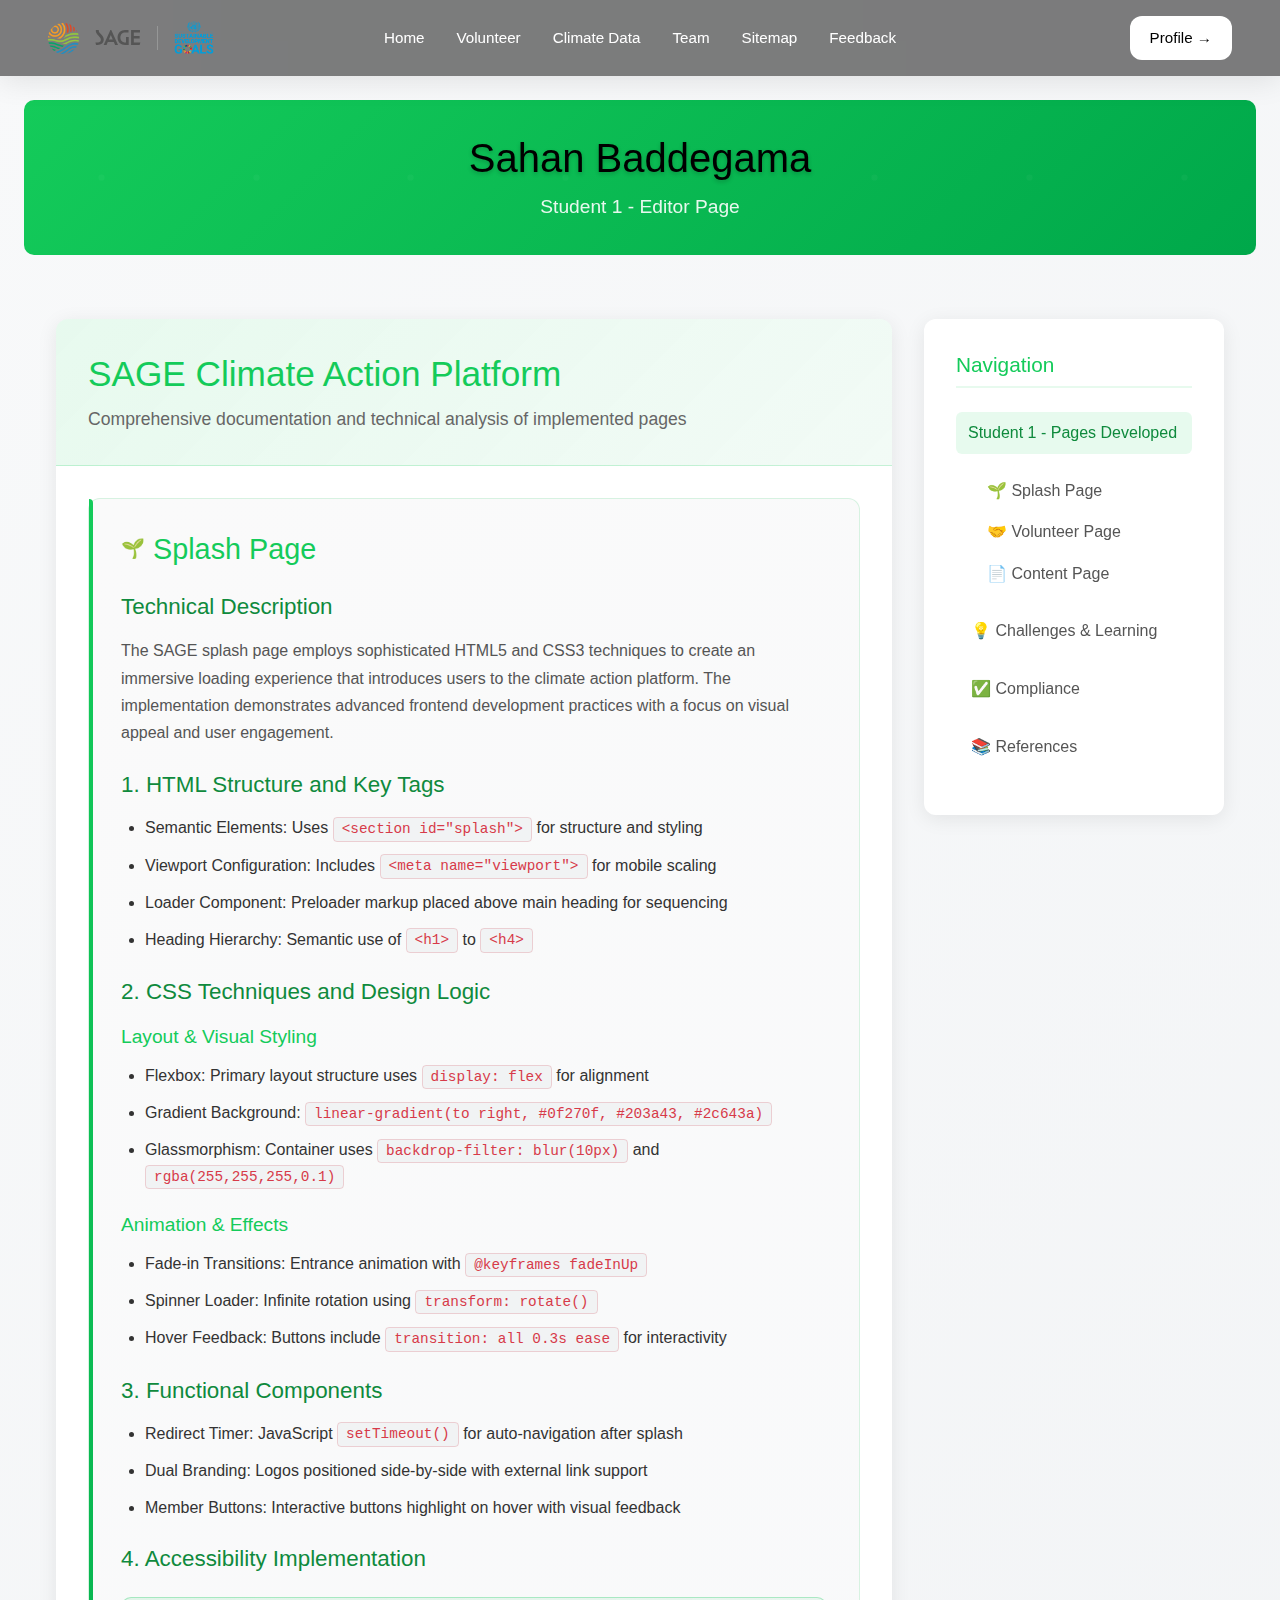
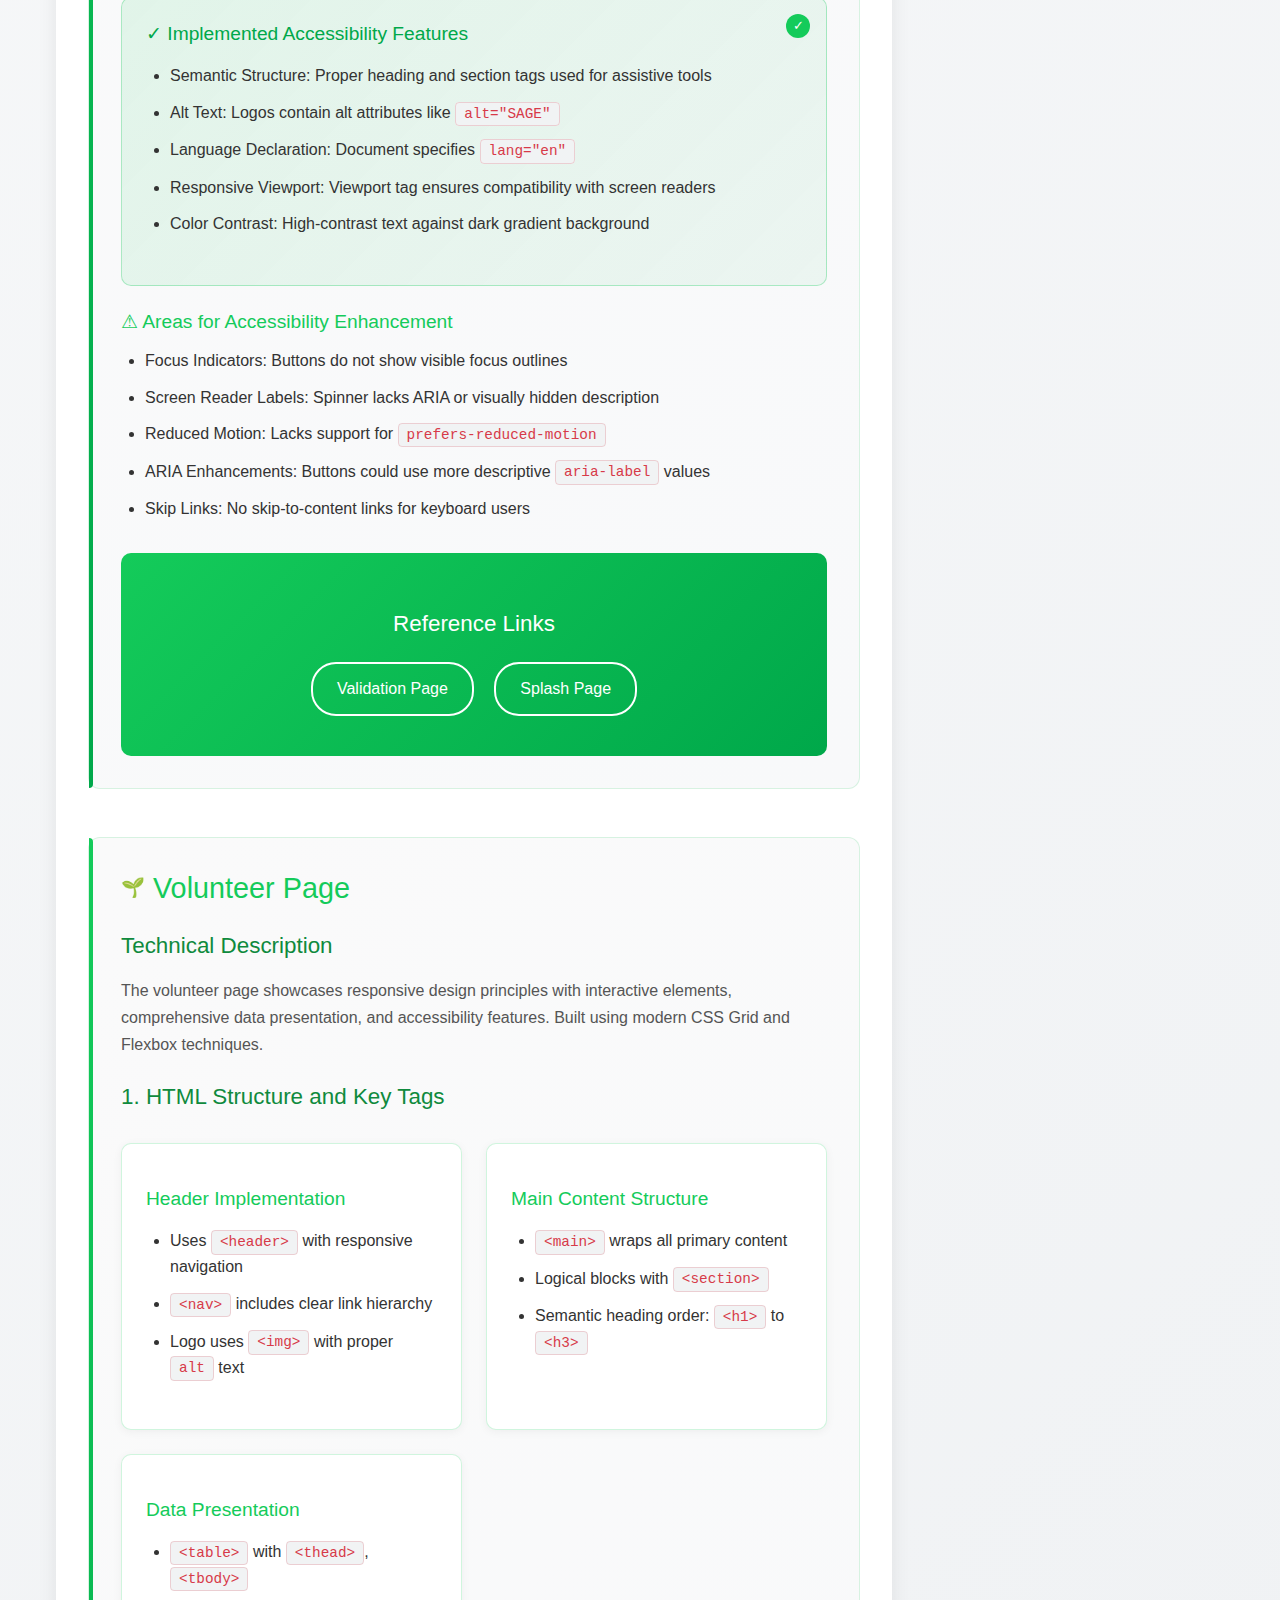
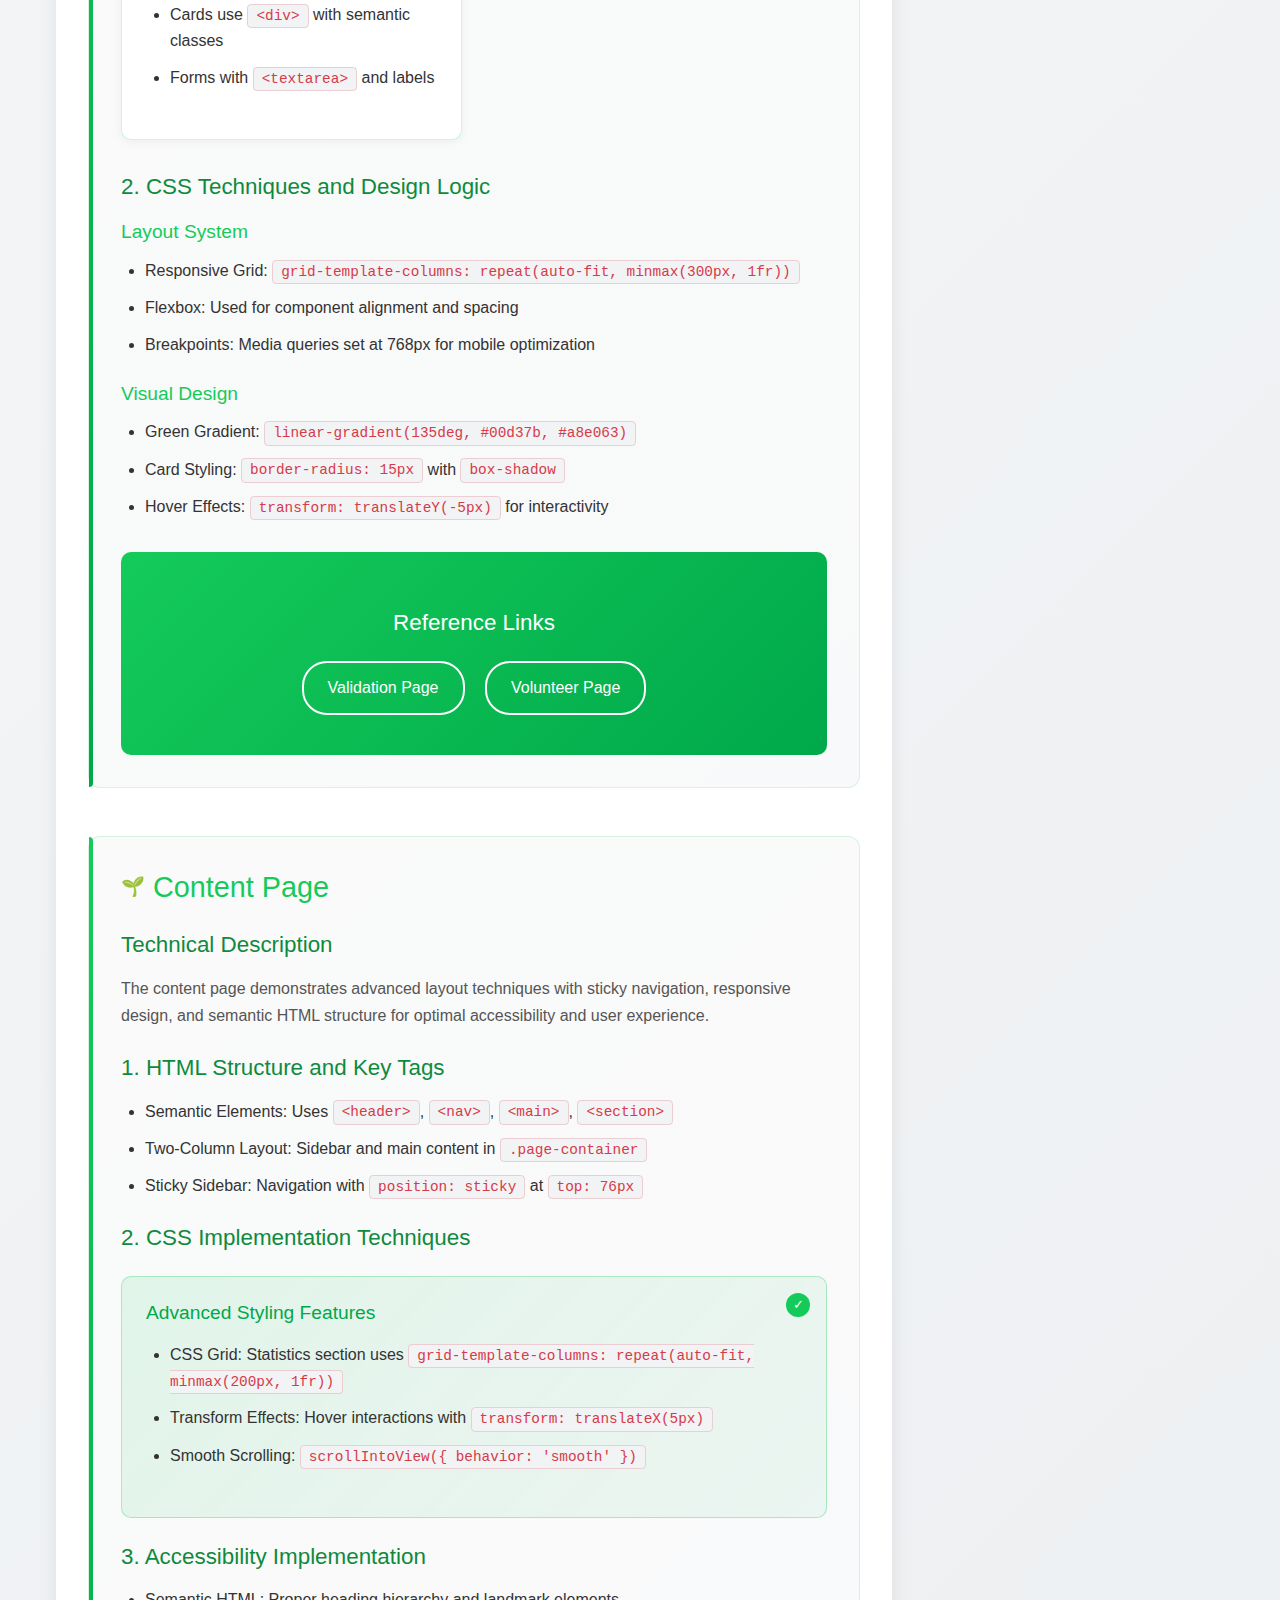
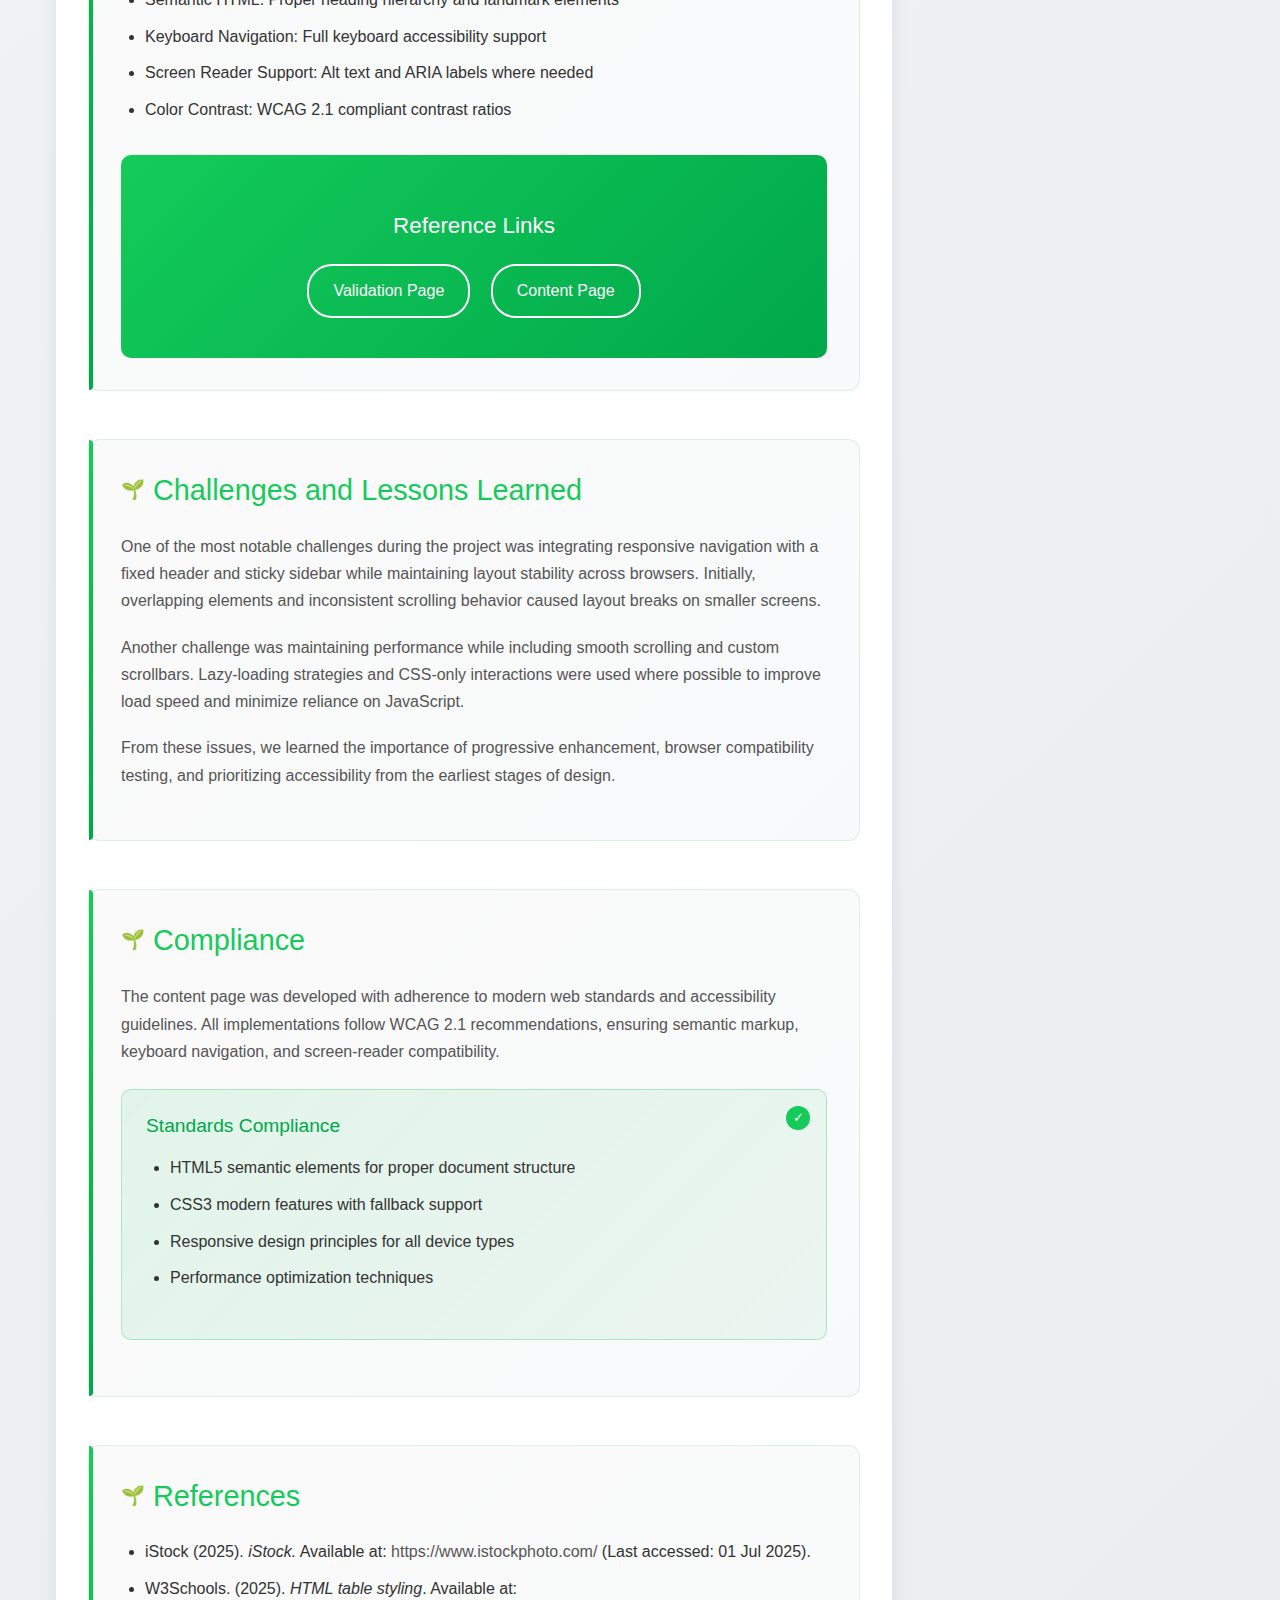
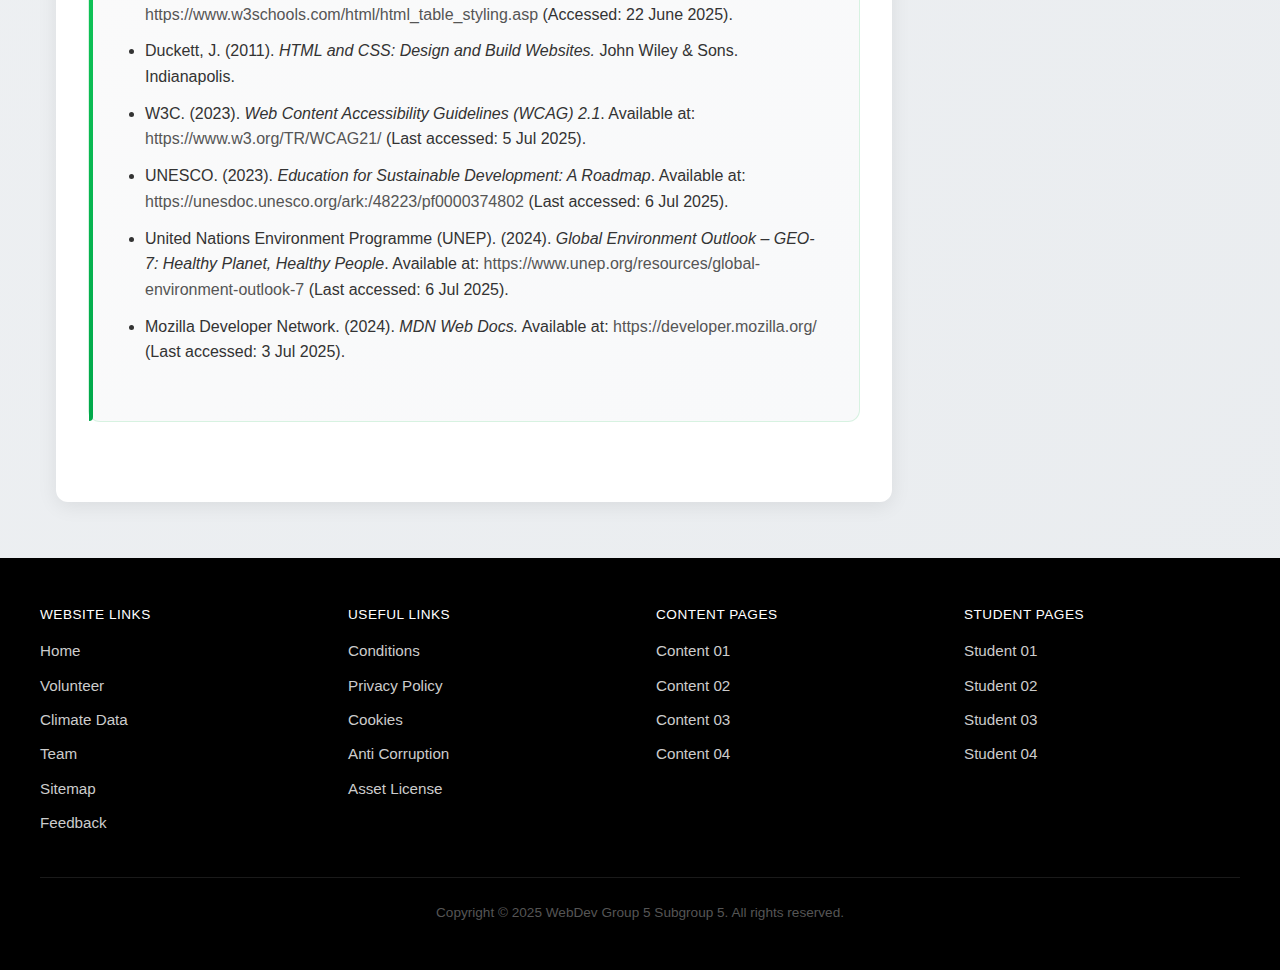
<file: pageEditor_ST1.html>
<!DOCTYPE html>
<html lang="en">
  <head>
    <meta charset="UTF-8" />
    <meta name="viewport" content="width=device-width, initial-scale=1.0" />
    <title>Page Editor - Sahan Baddegama | SAGE</title>
    <link rel="stylesheet" href="./css/global.css" />
    <link rel="stylesheet" href="./css/pageEditor_validator_ST1.css" />
    <link rel="icon" href="./assets/images/favicon.png" />
    <meta
      name="description"
      content="HTML validation reports for pages developed by Sahan Baddegama - SAGE climate action website."
    />
    <meta
      name="keywords"
      content="HTML validation, web development, SAGE, climate action, sustainability"
    />
    <meta name="author" content="Sahan Baddegama" />
    <link
      rel="stylesheet"
      href="https://cdnjs.cloudflare.com/ajax/libs/font-awesome/6.5.0/css/all.min.css"
    />
    <script src="./js/script.js"></script>
  </head>
  <body>
    <!-- Update the header and the footer to be consistent with the rest of the pages you implemented -->

    <header class="header" id="header">
      <div class="header-left">
        <div style="display: flex; align-items: center; gap: 16px">
          <div class="logo-primary">
            <a href="/"><img src="./assets/images/logo.png" alt="SAGE" /></a>
          </div>
          <div class="logo logo-text"><a href="/">SAGE</a></div>
          <div class="logo-separator"></div>
          <div class="logo">
            <a href="https://sdgs.un.org/" target="_blank">
              <img src="./assets/images/sdgsaf.webp" alt="SDG Logo" />
            </a>
          </div>
        </div>
        <div class="mobile-menu-button" onclick="toggleMobileMenu()">☰</div>
      </div>

      <nav class="nav-links">
        <a href="/home.html">Home</a>
        <a href="./volunteer.html">Volunteer</a>
        <a href="/table.html">Climate Data</a>
        <a href="./team.html">Team</a>
        <a href="./sitemap.html">Sitemap</a>
        <a href="./feedback.html">Feedback</a>
      </nav>

      <div class="header-right">
        <a href="./profile.html" class="profile-button">Profile →</a>
      </div>

      <div class="mobile-nav" id="mobileNav">
        <a href="/home.html">Home</a>
        <a href="./volunteer.html">Volunteer</a>
        <a href="/table.html">Climate Data</a>
        <a href="./team.html">Team</a>
        <a href="./sitemap.html">Sitemap</a>
        <a href="./feedback.html">Feedback</a>
        <a href="./profile.html" class="profile-button">Profile →</a>
      </div>
    </header>

    <main>
      <div class="student-banner">
        <h1>Sahan Baddegama</h1>
        <div class="student-role">Student 1 - Editor Page</div>
      </div>

      <div class="page-container">
        <div class="main-content">
          <div class="content-header">
            <h1>SAGE Climate Action Platform</h1>
            <p>
              Comprehensive documentation and technical analysis of implemented
              pages
            </p>
          </div>

          <div class="content-body">
            <section class="documentation-section">
              <h2 id="splash">Splash Page</h2>
              <h3>Technical Description</h3>
              <p>
                The SAGE splash page employs sophisticated HTML5 and CSS3
                techniques to create an immersive loading experience that
                introduces users to the climate action platform. The
                implementation demonstrates advanced frontend development
                practices with a focus on visual appeal and user engagement.
              </p>

              <h3>1. HTML Structure and Key Tags</h3>
              <ul>
                <li>
                  Semantic Elements: Uses
                  <code>&lt;section id="splash"&gt;</code> for structure and
                  styling
                </li>
                <li>
                  Viewport Configuration: Includes
                  <code>&lt;meta name="viewport"&gt;</code> for mobile scaling
                </li>
                <li>
                  Loader Component: Preloader markup placed above main heading
                  for sequencing
                </li>
                <li>
                  Heading Hierarchy: Semantic use of
                  <code>&lt;h1&gt;</code> to <code>&lt;h4&gt;</code>
                </li>
              </ul>

              <h3>2. CSS Techniques and Design Logic</h3>
              <h4>Layout & Visual Styling</h4>
              <ul>
                <li>
                  Flexbox: Primary layout structure uses
                  <code>display: flex</code> for alignment
                </li>
                <li>
                  Gradient Background:
                  <code
                    >linear-gradient(to right, #0f270f, #203a43, #2c643a)</code
                  >
                </li>
                <li>
                  Glassmorphism: Container uses
                  <code>backdrop-filter: blur(10px)</code> and
                  <code>rgba(255,255,255,0.1)</code>
                </li>
              </ul>

              <h4>Animation & Effects</h4>
              <ul>
                <li>
                  Fade-in Transitions: Entrance animation with
                  <code>@keyframes fadeInUp</code>
                </li>
                <li>
                  Spinner Loader: Infinite rotation using
                  <code>transform: rotate()</code>
                </li>
                <li>
                  Hover Feedback: Buttons include
                  <code>transition: all 0.3s ease</code> for interactivity
                </li>
              </ul>

              <h3>3. Functional Components</h3>
              <ul>
                <li>
                  Redirect Timer: JavaScript
                  <code>setTimeout()</code> for auto-navigation after splash
                </li>
                <li>
                  Dual Branding: Logos positioned side-by-side with external
                  link support
                </li>
                <li>
                  Member Buttons: Interactive buttons highlight on hover with
                  visual feedback
                </li>
              </ul>

              <h3>4. Accessibility Implementation</h3>
              <div class="highlight-box">
                <h4>✓ Implemented Accessibility Features</h4>
                <ul>
                  <li>
                    Semantic Structure: Proper heading and section tags used for
                    assistive tools
                  </li>
                  <li>
                    Alt Text: Logos contain alt attributes like
                    <code>alt="SAGE"</code>
                  </li>
                  <li>
                    Language Declaration: Document specifies
                    <code>lang="en"</code>
                  </li>
                  <li>
                    Responsive Viewport: Viewport tag ensures compatibility with
                    screen readers
                  </li>
                  <li>
                    Color Contrast: High-contrast text against dark gradient
                    background
                  </li>
                </ul>
              </div>

              <h4>⚠ Areas for Accessibility Enhancement</h4>
              <ul>
                <li>
                  Focus Indicators: Buttons do not show visible focus outlines
                </li>
                <li>
                  Screen Reader Labels: Spinner lacks ARIA or visually hidden
                  description
                </li>
                <li>
                  Reduced Motion: Lacks support for
                  <code>prefers-reduced-motion</code>
                </li>
                <li>
                  ARIA Enhancements: Buttons could use more descriptive
                  <code>aria-label</code> values
                </li>
                <li>Skip Links: No skip-to-content links for keyboard users</li>
              </ul>

              <div class="link-section">
                <h3>Reference Links</h3>
                <a href="validation_ST1.html#splashVal">Validation Page</a>
                <a href="splash.html" target="_blank">Splash Page</a>
              </div>
            </section>

            <section class="documentation-section">
              <h2 id="volunteer">Volunteer Page</h2>
              <h3>Technical Description</h3>
              <p>
                The volunteer page showcases responsive design principles with
                interactive elements, comprehensive data presentation, and
                accessibility features. Built using modern CSS Grid and Flexbox
                techniques.
              </p>

              <h3>1. HTML Structure and Key Tags</h3>
              <div class="feature-grid">
                <div class="feature-card">
                  <h4>Header Implementation</h4>
                  <ul>
                    <li>
                      Uses <code>&lt;header&gt;</code> with responsive
                      navigation
                    </li>
                    <li>
                      <code>&lt;nav&gt;</code> includes clear link hierarchy
                    </li>
                    <li>
                      Logo uses <code>&lt;img&gt;</code> with proper
                      <code>alt</code> text
                    </li>
                  </ul>
                </div>
                <div class="feature-card">
                  <h4>Main Content Structure</h4>
                  <ul>
                    <li><code>&lt;main&gt;</code> wraps all primary content</li>
                    <li>Logical blocks with <code>&lt;section&gt;</code></li>
                    <li>
                      Semantic heading order: <code>&lt;h1&gt;</code> to
                      <code>&lt;h3&gt;</code>
                    </li>
                  </ul>
                </div>
                <div class="feature-card">
                  <h4>Data Presentation</h4>
                  <ul>
                    <li>
                      <code>&lt;table&gt;</code> with
                      <code>&lt;thead&gt;</code>, <code>&lt;tbody&gt;</code>
                    </li>
                    <li>
                      Cards use <code>&lt;div&gt;</code> with semantic classes
                    </li>
                    <li>Forms with <code>&lt;textarea&gt;</code> and labels</li>
                  </ul>
                </div>
              </div>

              <h3>2. CSS Techniques and Design Logic</h3>
              <h4>Layout System</h4>
              <ul>
                <li>
                  Responsive Grid:
                  <code
                    >grid-template-columns: repeat(auto-fit, minmax(300px,
                    1fr))</code
                  >
                </li>
                <li>Flexbox: Used for component alignment and spacing</li>
                <li>
                  Breakpoints: Media queries set at 768px for mobile
                  optimization
                </li>
              </ul>

              <h4>Visual Design</h4>
              <ul>
                <li>
                  Green Gradient:
                  <code>linear-gradient(135deg, #00d37b, #a8e063)</code>
                </li>
                <li>
                  Card Styling:
                  <code>border-radius: 15px</code> with <code>box-shadow</code>
                </li>
                <li>
                  Hover Effects:
                  <code>transform: translateY(-5px)</code> for interactivity
                </li>
              </ul>

              <div class="link-section">
                <h3>Reference Links</h3>
                <a href="validation_ST1.html#volunteerVal">Validation Page</a>
                <a href="volunteer.html" target="_blank">Volunteer Page</a>
              </div>
            </section>

            <section class="documentation-section">
              <h2 id="content">Content Page</h2>
              <h3>Technical Description</h3>
              <p>
                The content page demonstrates advanced layout techniques with
                sticky navigation, responsive design, and semantic HTML
                structure for optimal accessibility and user experience.
              </p>

              <h3>1. HTML Structure and Key Tags</h3>
              <ul>
                <li>
                  Semantic Elements: Uses
                  <code>&lt;header&gt;</code>, <code>&lt;nav&gt;</code>,
                  <code>&lt;main&gt;</code>, <code>&lt;section&gt;</code>
                </li>
                <li>
                  Two-Column Layout: Sidebar and main content in
                  <code>.page-container</code>
                </li>
                <li>
                  Sticky Sidebar: Navigation with
                  <code>position: sticky</code> at <code>top: 76px</code>
                </li>
              </ul>

              <h3>2. CSS Implementation Techniques</h3>
              <div class="highlight-box">
                <h4>Advanced Styling Features</h4>
                <ul>
                  <li>
                    CSS Grid: Statistics section uses
                    <code
                      >grid-template-columns: repeat(auto-fit, minmax(200px,
                      1fr))</code
                    >
                  </li>
                  <li>
                    Transform Effects: Hover interactions with
                    <code>transform: translateX(5px)</code>
                  </li>
                  <li>
                    Smooth Scrolling:
                    <code>scrollIntoView({ behavior: 'smooth' })</code>
                  </li>
                </ul>
              </div>

              <h3>3. Accessibility Implementation</h3>
              <ul>
                <li>
                  Semantic HTML: Proper heading hierarchy and landmark elements
                </li>
                <li>
                  Keyboard Navigation: Full keyboard accessibility support
                </li>
                <li>
                  Screen Reader Support: Alt text and ARIA labels where needed
                </li>
                <li>Color Contrast: WCAG 2.1 compliant contrast ratios</li>
              </ul>

              <div class="link-section">
                <h3>Reference Links</h3>
                <a href="validation_ST1.html#contentVal">Validation Page</a>
                <a href="content_ST1.html" target="_blank">Content Page</a>
              </div>
            </section>

            <section class="documentation-section">
              <h2 id="challenges">Challenges and Lessons Learned</h2>
              <p>
                One of the most notable challenges during the project was
                integrating responsive navigation with a fixed header and sticky
                sidebar while maintaining layout stability across browsers.
                Initially, overlapping elements and inconsistent scrolling
                behavior caused layout breaks on smaller screens.
              </p>
              <p>
                Another challenge was maintaining performance while including
                smooth scrolling and custom scrollbars. Lazy-loading strategies
                and CSS-only interactions were used where possible to improve
                load speed and minimize reliance on JavaScript.
              </p>
              <p>
                From these issues, we learned the importance of progressive
                enhancement, browser compatibility testing, and prioritizing
                accessibility from the earliest stages of design.
              </p>
            </section>

            <section class="documentation-section">
              <h2 id="compliance">Compliance</h2>
              <p>
                The content page was developed with adherence to modern web
                standards and accessibility guidelines. All implementations
                follow WCAG 2.1 recommendations, ensuring semantic markup,
                keyboard navigation, and screen-reader compatibility.
              </p>
              <div class="highlight-box">
                <h4>Standards Compliance</h4>
                <ul>
                  <li>HTML5 semantic elements for proper document structure</li>
                  <li>CSS3 modern features with fallback support</li>
                  <li>Responsive design principles for all device types</li>
                  <li>Performance optimization techniques</li>
                </ul>
              </div>
            </section>

            <section class="documentation-section">
              <h2 id="references">References</h2>
              <ul>
                <li>
                  iStock (2025). <i>iStock.</i> Available at:
                  <a href="https://www.istockphoto.com/" target="_blank"
                    >https://www.istockphoto.com/</a
                  >
                  (Last accessed: 01 Jul 2025).
                </li>
                <li>
                  W3Schools. (2025). <i>HTML table styling</i>. Available at:
                  <a
                    href="https://www.w3schools.com/html/html_table_styling.asp"
                    target="_blank"
                  >
                    https://www.w3schools.com/html/html_table_styling.asp
                  </a>
                  (Accessed: 22 June 2025).
                </li>
                <li>
                  Duckett, J. (2011).
                  <i>HTML and CSS: Design and Build Websites.</i> John Wiley &
                  Sons. Indianapolis.
                </li>
                <li>
                  W3C. (2023).
                  <i>Web Content Accessibility Guidelines (WCAG) 2.1</i>.
                  Available at:
                  <a href="https://www.w3.org/TR/WCAG21/" target="_blank"
                    >https://www.w3.org/TR/WCAG21/</a
                  >
                  (Last accessed: 5 Jul 2025).
                </li>
                <li>
                  UNESCO. (2023).
                  <i>Education for Sustainable Development: A Roadmap</i>.
                  Available at:
                  <a
                    href="https://unesdoc.unesco.org/ark:/48223/pf0000374802"
                    target="_blank"
                  >
                    https://unesdoc.unesco.org/ark:/48223/pf0000374802
                  </a>
                  (Last accessed: 6 Jul 2025).
                </li>

                <li>
                  United Nations Environment Programme (UNEP). (2024).
                  <i
                    >Global Environment Outlook – GEO-7: Healthy Planet, Healthy
                    People</i
                  >. Available at:
                  <a
                    href="https://www.unep.org/resources/global-environment-outlook-7"
                    target="_blank"
                  >
                    https://www.unep.org/resources/global-environment-outlook-7
                  </a>
                  (Last accessed: 6 Jul 2025).
                </li>

                <li>
                  Mozilla Developer Network. (2024).
                  <i>MDN Web Docs.</i> Available at:
                  <a href="https://developer.mozilla.org/" target="_blank"
                    >https://developer.mozilla.org/</a
                  >
                  (Last accessed: 3 Jul 2025).
                </li>
              </ul>
            </section>
          </div>
        </div>

        <aside class="sidebar">
          <h3>Navigation</h3>
          <ul>
            <li>Student 1 - Pages Developed</li>
            <li>
              <ul>
                <li><a href="#splash">🌱 Splash Page</a></li>
                <li><a href="#volunteer">🤝 Volunteer Page</a></li>
                <li><a href="#content">📄 Content Page</a></li>
              </ul>
            </li>
            
            <li><a href="#challenges">💡 Challenges & Learning</a></li>
            <li><a href="#compliance">✅ Compliance</a></li>
            <li><a href="#references">📚 References</a></li>
          </ul>
        </aside>
      </div>
    </main>

    <!-- Scroll to Top Button -->
    <button
      class="scroll-to-top"
      onclick="scrollToTop()"
      aria-label="Scroll to Top"
    >
      <i class="fas fa-arrow-up"></i>
    </button>

    <footer class="footer">
      <div class="footer-grid">
        <div class="footer-column">
          <h4>Website Links</h4>
          <a href="/home.html">Home</a>
          <a href="./volunteer.html">Volunteer</a>
          <a href="/table.html">Climate Data</a>
          <a href="./team.html">Team</a>
          <a href="./sitemap.html">Sitemap</a>
          <a href="./feedback.html">Feedback</a>
        </div>

        <div class="footer-column">
          <h4>Useful Links</h4>
          <a
            href="https://www.undp.org/sustainable-development-goals"
            target="_blank"
            >Conditions</a
          >
          <a
            href="https://sdgactioncampaign.org/privacy-policy/"
            target="_blank"
            >Privacy Policy</a
          >
          <a href="https://sdgdata.gov.uk/cookies/" target="_blank">Cookies</a>
          <a
            href="https://anti-corruption.org/themes/anti-corruption-in-sdgs-2/"
            target="_blank"
            >Anti Corruption</a
          >
          <a
            href="https://www.un.org/sustainabledevelopment/news/communications-material/"
            target="_blank"
            >Asset License</a
          >
        </div>

        <div class="footer-column">
          <h4>Content Pages</h4>
          <a href="./content_ST1.html">Content 01</a>
          <a href="./content_ST2.html">Content 02</a>
          <a href="./content_ST3.html">Content 03</a>
          <a href="./content_ST4.html">Content 04</a>
        </div>

        <div class="footer-column">
          <h4>Student Pages</h4>
          <a href="./pageEditor_ST1.html">Student 01</a>
          <a href="./pageEditor_ST2.html">Student 02</a>
          <a href="./pageEditor_ST3.html">Student 03</a>
          <a href="./pageEditor_ST4.html">Student 04</a>
        </div>
      </div>

      <div class="footer-bottom">
        <p>Copyright © 2025 WebDev Group 5 Subgroup 5. All rights reserved.</p>
      </div>
    </footer>
    <script>
      function toggleMobileMenu() {
        document.getElementById("header").classList.toggle("show-mobile-nav");
      }

      function scrollToTop() {
        window.scrollTo({ top: 0, behavior: "smooth" });
      }
    </script>
  </body>
</html>
</file>
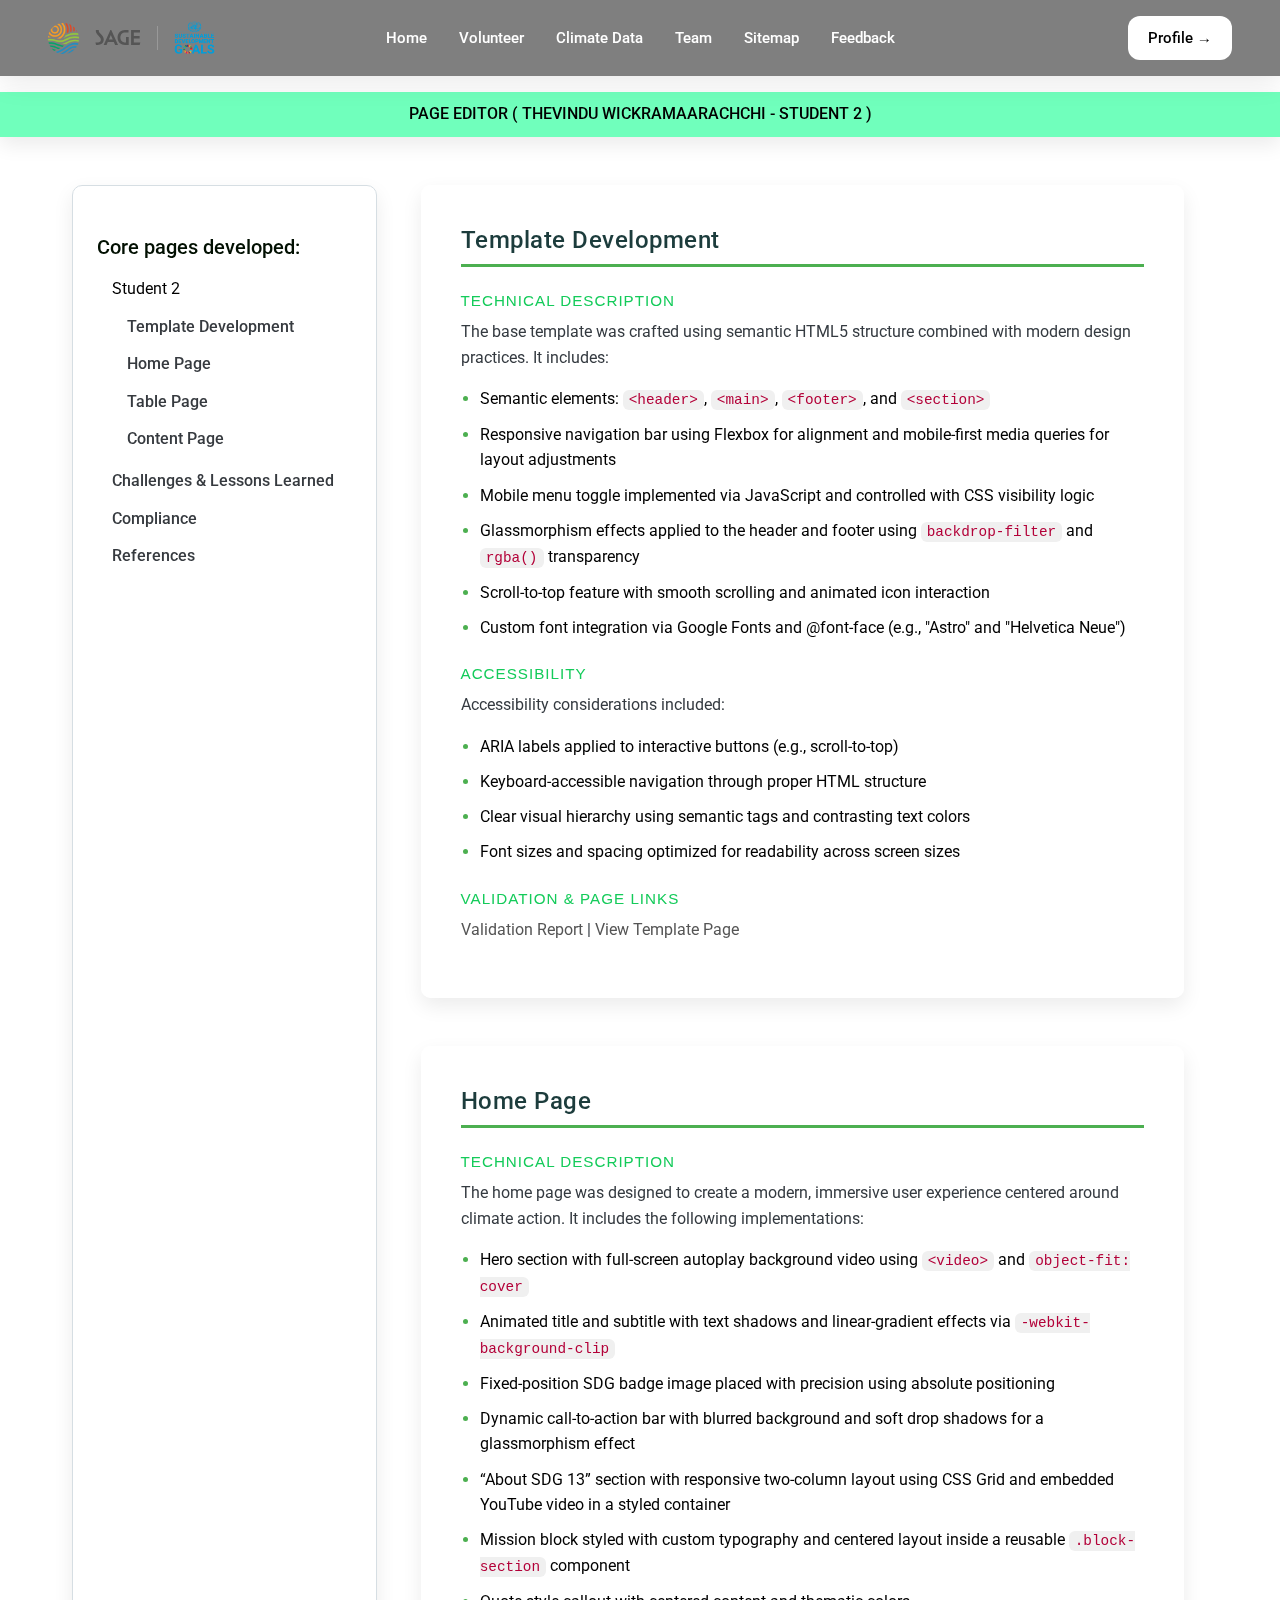
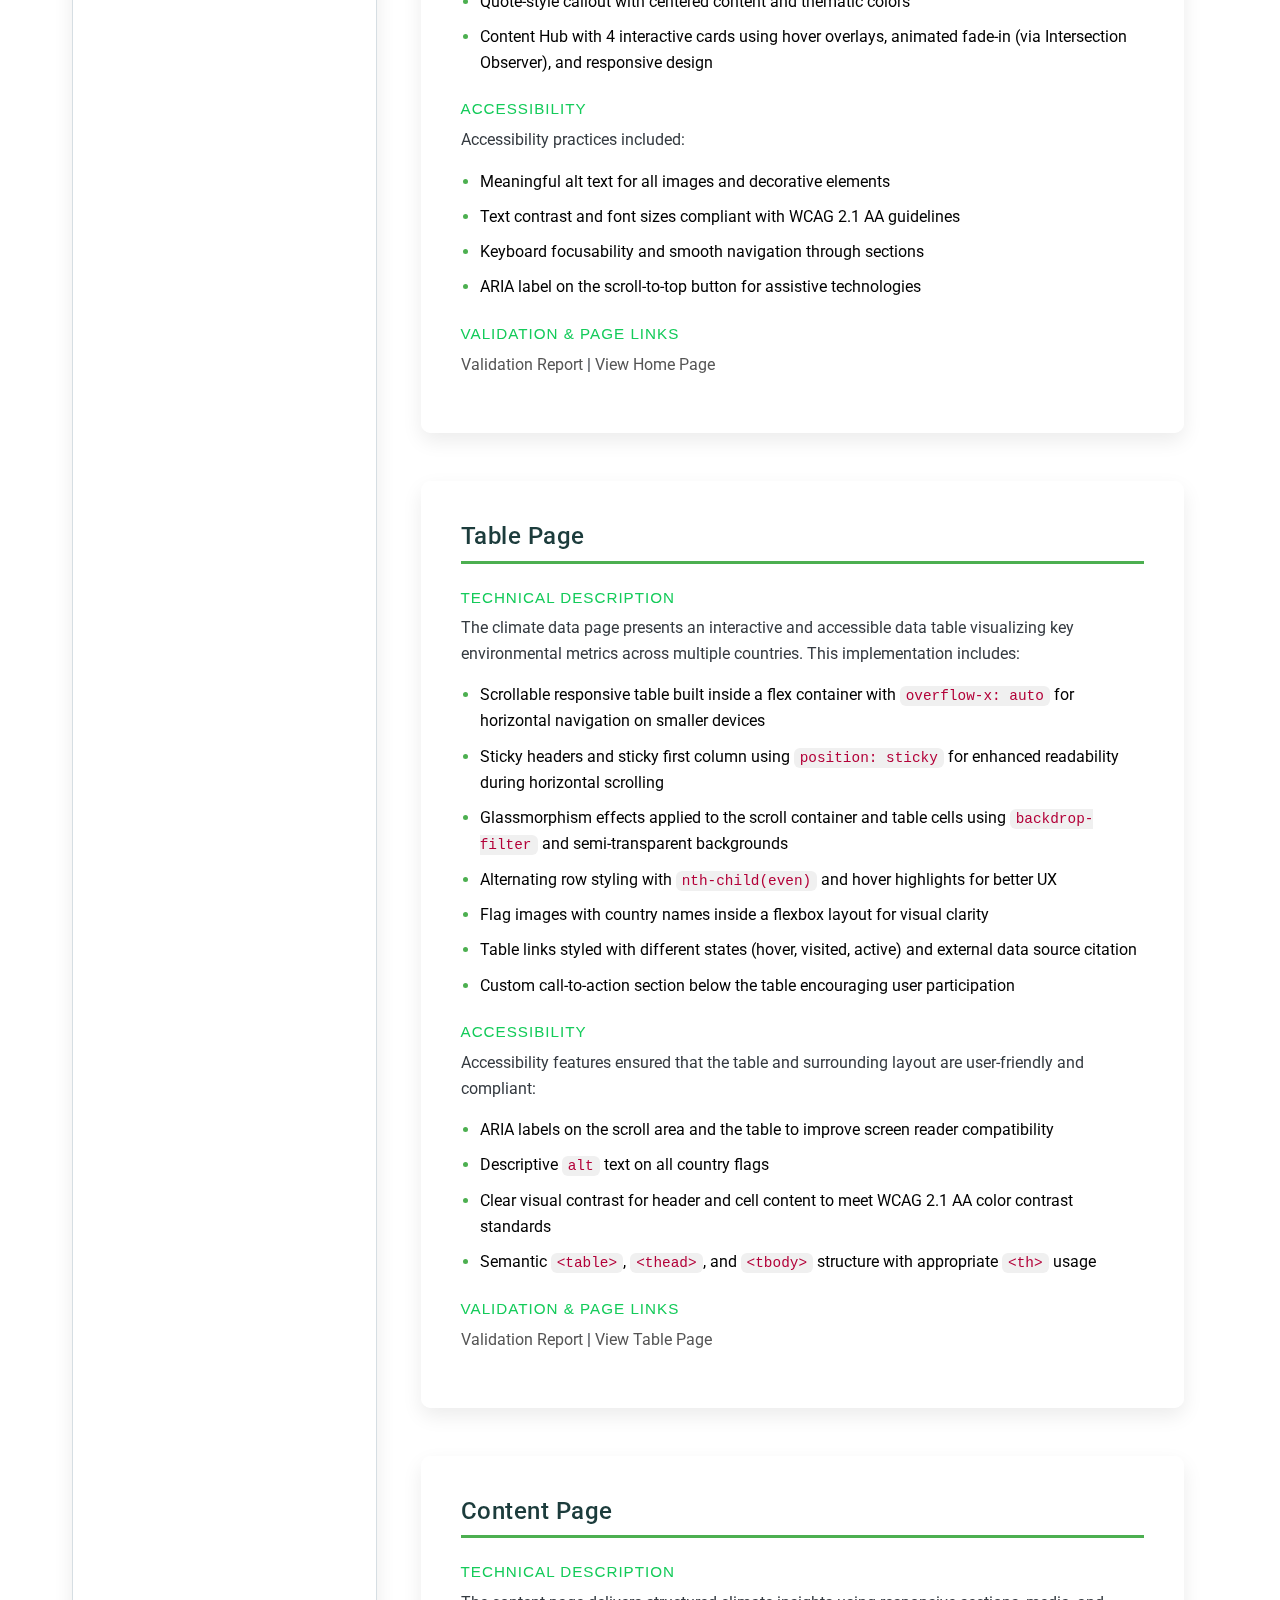
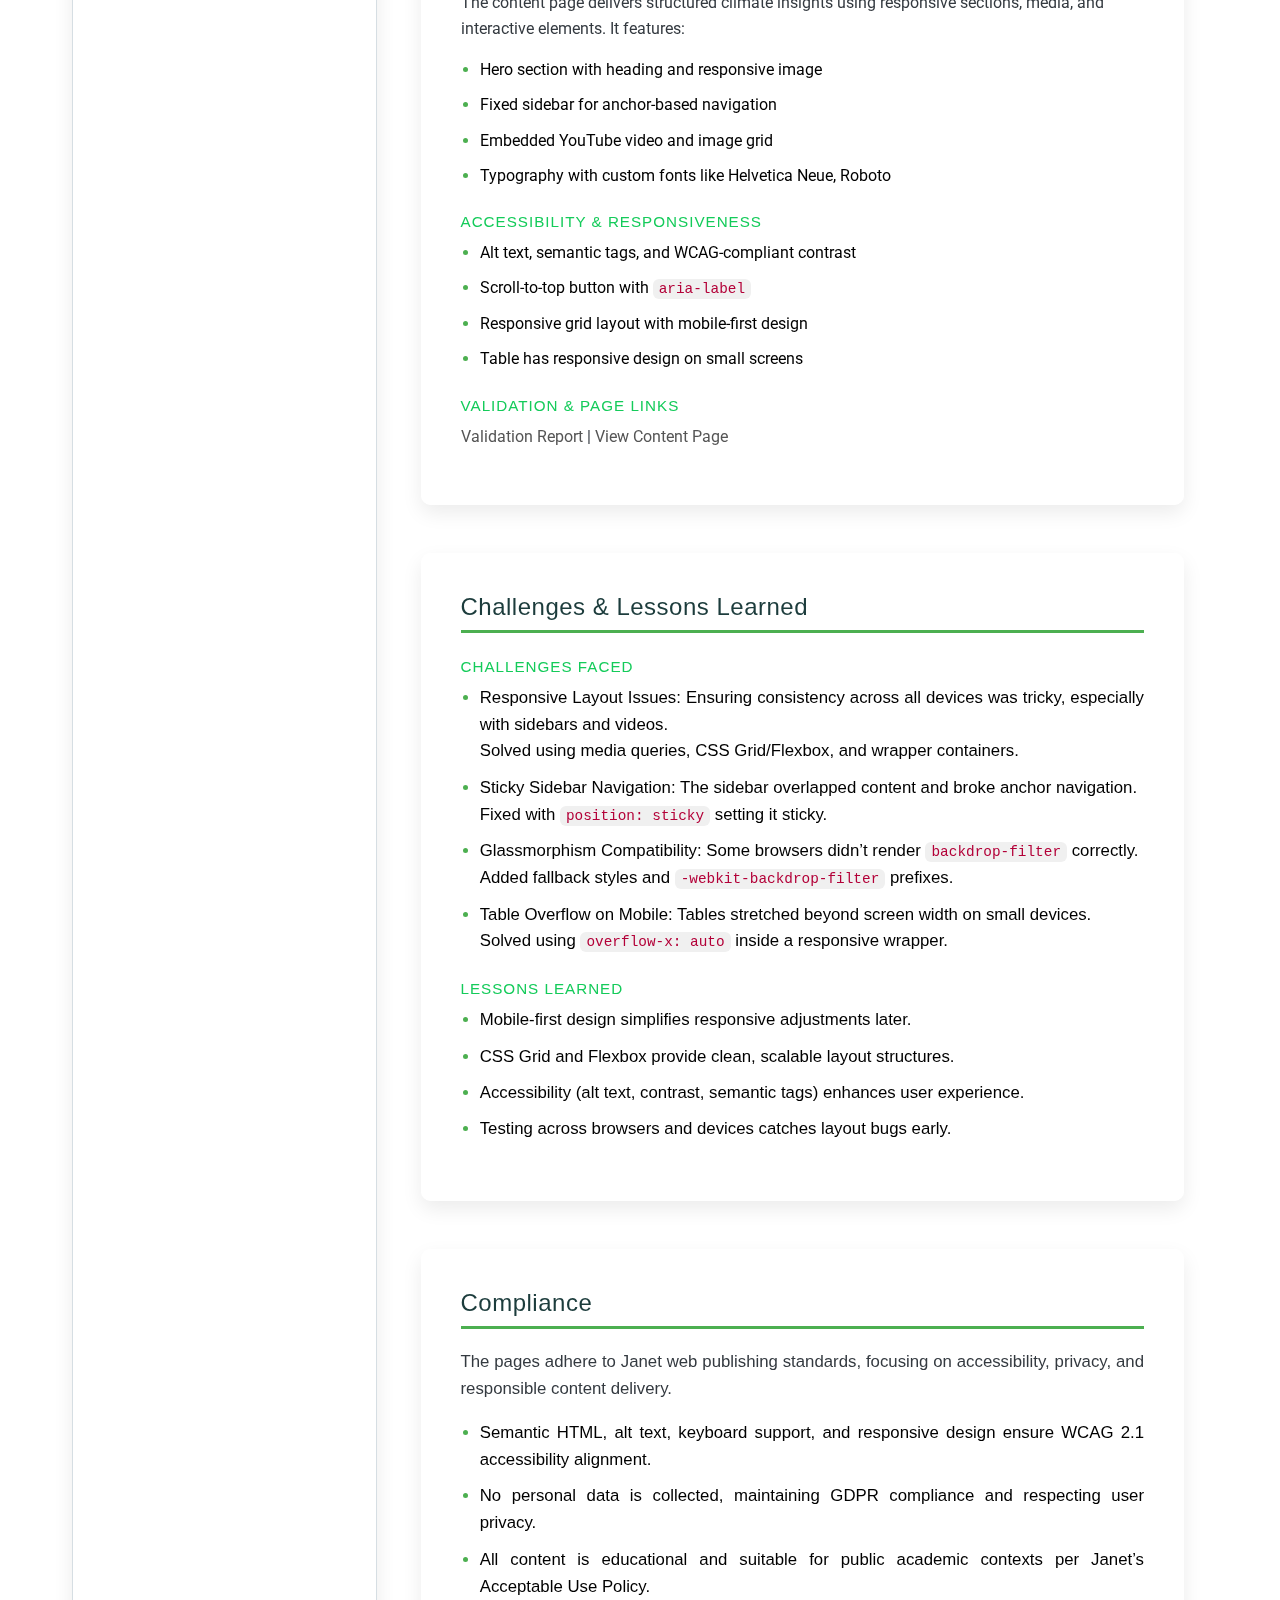
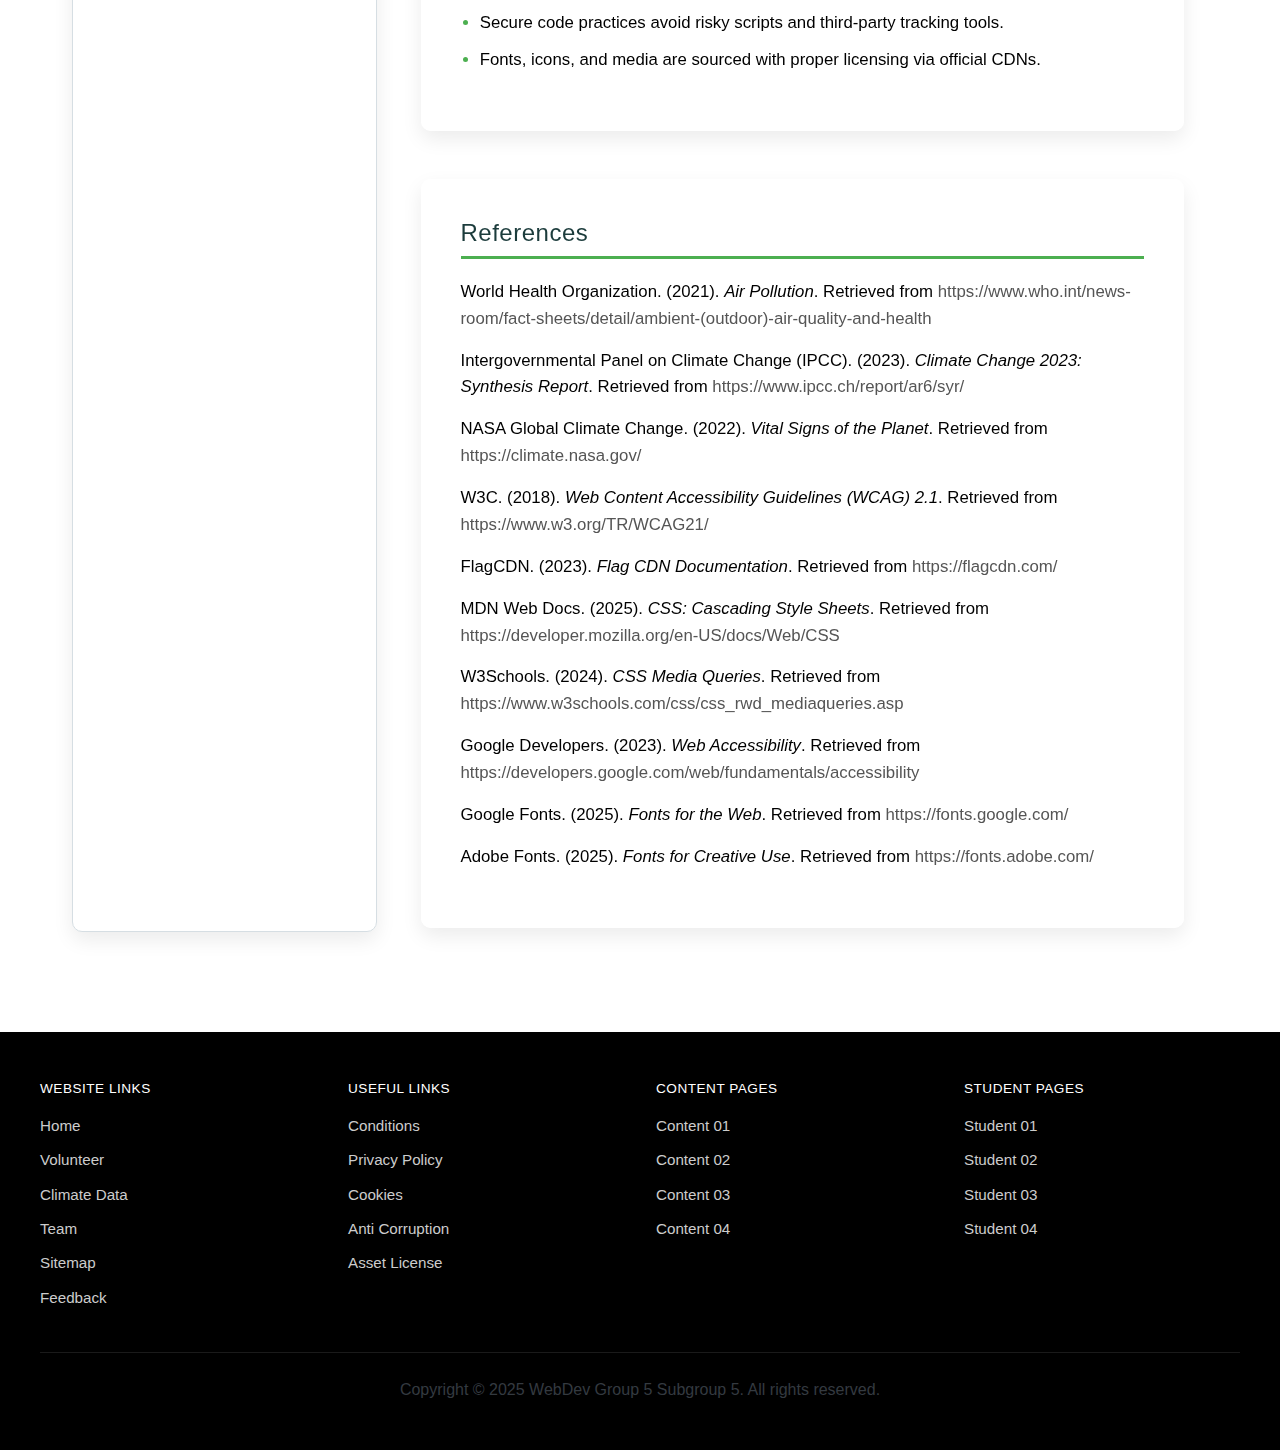
<file: pageEditor_ST2.html>
<!DOCTYPE html>
<html lang="en">
  <head>
    <meta charset="UTF-8" />
    <meta name="viewport" content="width=device-width, initial-scale=1.0" />
    <title>Student 2: Page Editor | SAGE</title>
    <link rel="stylesheet" href="./css/global.css" />
    <link rel="icon" href="./assets/images/favicon.png" />
    <link rel="stylesheet" href="./css/common.css" />

    <meta
      name="description"
      content="SAGE empowers individuals and communities to take meaningful climate action. Join us in building a sustainable future for everyone."
    />
    <meta
      name="keywords"
      content="climate action, sustainability, environment, global warming, green energy, carbon footprint"
    />
    <meta name="author" content="ThevinduW" />
    <link
      rel="stylesheet"
      href="https://cdnjs.cloudflare.com/ajax/libs/font-awesome/6.5.0/css/all.min.css"
    />
    <script src="./js/script.js"></script>
  </head>

  <body>
    <header class="header" id="header">
      <div class="header-left">
        <div style="display: flex; align-items: center; gap: 16px">
          <div class="logo-primary">
            <a href="/"><img src="./assets/images/logo.png" alt="SAGE" /></a>
          </div>
          <div class="logo logo-text"><a href="/">SAGE</a></div>
          <div class="logo-separator"></div>
          <div class="logo">
            <a href="https://sdgs.un.org/" target="_blank">
              <img src="./assets/images/sdgsaf.webp" alt="SDG Logo" />
            </a>
          </div>
        </div>
        <div class="mobile-menu-button" onclick="toggleMobileMenu()">☰</div>
      </div>

      <nav class="nav-links">
        <a href="/home.html">Home</a>
        <a href="./volunteer.html">Volunteer</a>
        <a href="/table.html">Climate Data</a>
        <a href="./team.html">Team</a>
        <a href="./sitemap.html">Sitemap</a>
        <a href="./feedback.html">Feedback</a>
      </nav>

      <div class="header-right">
        <a href="./profile.html" class="profile-button">Profile →</a>
      </div>

      <div class="mobile-nav" id="mobileNav">
        <a href="/home.html">Home</a>
        <a href="./volunteer.html">Volunteer</a>
        <a href="/table.html">Climate Data</a>
        <a href="./team.html">Team</a>
        <a href="./sitemap.html">Sitemap</a>
        <a href="./feedback.html">Feedback</a>
        <a href="./profile.html" class="profile-button">Profile →</a>
      </div>
    </header>

    <section class="student">
      <h4>Page Editor ( Thevindu Wickramaarachchi - Student 2 )</h4>
    </section>

    <div class="container">
      <main>
        <section id="template">
          <h2>Template Development</h2>

          <h3 class="page-label">Technical Description</h3>
          <p>
            The base template was crafted using semantic HTML5 structure
            combined with modern design practices. It includes:
          </p>
          <ul>
            <li>
              Semantic elements: <code>&lt;header&gt;</code>,
              <code>&lt;main&gt;</code>, <code>&lt;footer&gt;</code>, and
              <code>&lt;section&gt;</code>
            </li>
            <li>
              Responsive navigation bar using Flexbox for alignment and
              mobile-first media queries for layout adjustments
            </li>
            <li>
              Mobile menu toggle implemented via JavaScript and controlled with
              CSS visibility logic
            </li>
            <li>
              Glassmorphism effects applied to the header and footer using
              <code>backdrop-filter</code> and <code>rgba()</code> transparency
            </li>
            <li>
              Scroll-to-top feature with smooth scrolling and animated icon
              interaction
            </li>
            <li>
              Custom font integration via Google Fonts and @font-face (e.g.,
              "Astro" and "Helvetica Neue")
            </li>
          </ul>

          <h3 class="page-label">Accessibility</h3>
          <p>Accessibility considerations included:</p>
          <ul>
            <li>
              ARIA labels applied to interactive buttons (e.g., scroll-to-top)
            </li>
            <li>
              Keyboard-accessible navigation through proper HTML structure
            </li>
            <li>
              Clear visual hierarchy using semantic tags and contrasting text
              colors
            </li>
            <li>
              Font sizes and spacing optimized for readability across screen
              sizes
            </li>
          </ul>

          <h3 class="page-label">Validation & Page Links</h3>
          <p>
            <a href="./validation_ST2.html#template">Validation Report</a>
            |
            <a href="./template.html">View Template Page</a>
          </p>
        </section>

        <section id="home">
          <h2>Home Page</h2>

          <h3 class="page-label">Technical Description</h3>
          <p>
            The home page was designed to create a modern, immersive user
            experience centered around climate action. It includes the following
            implementations:
          </p>
          <ul>
            <li>
              Hero section with full-screen autoplay background video using
              <code>&lt;video&gt;</code> and <code>object-fit: cover</code>
            </li>
            <li>
              Animated title and subtitle with text shadows and linear-gradient
              effects via <code>-webkit-background-clip</code>
            </li>
            <li>
              Fixed-position SDG badge image placed with precision using
              absolute positioning
            </li>
            <li>
              Dynamic call-to-action bar with blurred background and soft drop
              shadows for a glassmorphism effect
            </li>
            <li>
              “About SDG 13” section with responsive two-column layout using CSS
              Grid and embedded YouTube video in a styled container
            </li>
            <li>
              Mission block styled with custom typography and centered layout
              inside a reusable <code>.block-section</code> component
            </li>
            <li>
              Quote-style callout with centered content and thematic colors
            </li>
            <li>
              Content Hub with 4 interactive cards using hover overlays,
              animated fade-in (via Intersection Observer), and responsive
              design
            </li>
          </ul>

          <h3 class="page-label">Accessibility</h3>
          <p>Accessibility practices included:</p>
          <ul>
            <li>Meaningful alt text for all images and decorative elements</li>
            <li>
              Text contrast and font sizes compliant with WCAG 2.1 AA guidelines
            </li>
            <li>
              Keyboard focusability and smooth navigation through sections
            </li>
            <li>
              ARIA label on the scroll-to-top button for assistive technologies
            </li>
          </ul>

          <h3 class="page-label">Validation & Page Links</h3>
          <p>
            <a href="./validation_ST2.html#home">Validation Report</a>
            |
            <a href="./index.html">View Home Page</a>
          </p>
        </section>

        <section id="table">
          <h2>Table Page</h2>

          <h3 class="page-label">Technical Description</h3>
          <p>
            The climate data page presents an interactive and accessible data
            table visualizing key environmental metrics across multiple
            countries. This implementation includes:
          </p>
          <ul>
            <li>
              Scrollable responsive table built inside a flex container with
              <code>overflow-x: auto</code> for horizontal navigation on smaller
              devices
            </li>
            <li>
              Sticky headers and sticky first column using
              <code>position: sticky</code> for enhanced readability during
              horizontal scrolling
            </li>
            <li>
              Glassmorphism effects applied to the scroll container and table
              cells using <code>backdrop-filter</code> and semi-transparent
              backgrounds
            </li>
            <li>
              Alternating row styling with <code>nth-child(even)</code> and
              hover highlights for better UX
            </li>
            <li>
              Flag images with country names inside a flexbox layout for visual
              clarity
            </li>
            <li>
              Table links styled with different states (hover, visited, active)
              and external data source citation
            </li>
            <li>
              Custom call-to-action section below the table encouraging user
              participation
            </li>
          </ul>

          <h3 class="page-label">Accessibility</h3>
          <p>
            Accessibility features ensured that the table and surrounding layout
            are user-friendly and compliant:
          </p>
          <ul>
            <li>
              ARIA labels on the scroll area and the table to improve screen
              reader compatibility
            </li>
            <li>Descriptive <code>alt</code> text on all country flags</li>
            <li>
              Clear visual contrast for header and cell content to meet WCAG 2.1
              AA color contrast standards
            </li>
            <li>
              Semantic <code>&lt;table&gt;</code>, <code>&lt;thead&gt;</code>,
              and <code>&lt;tbody&gt;</code> structure with appropriate
              <code>&lt;th&gt;</code> usage
            </li>
          </ul>

          <h3 class="page-label">Validation & Page Links</h3>
          <p>
            <a href="./validation_ST2.html#table">Validation Report</a>
            |
            <a href="./table.html">View Table Page</a>
          </p>
        </section>

        <section id="content">
          <h2>Content Page</h2>

          <h3 class="page-label">Technical Description</h3>
          <p>
            The content page delivers structured climate insights using
            responsive sections, media, and interactive elements. It features:
          </p>
          <ul>
            <li>Hero section with heading and responsive image</li>
            <li>Fixed sidebar for anchor-based navigation</li>
            <li>Embedded YouTube video and image grid</li>
            <li>Typography with custom fonts like Helvetica Neue, Roboto</li>
          </ul>

          <h3 class="page-label">Accessibility & Responsiveness</h3>
          <ul>
            <li>Alt text, semantic tags, and WCAG-compliant contrast</li>
            <li>Scroll-to-top button with <code>aria-label</code></li>
            <li>Responsive grid layout with mobile-first design</li>
            <li>Table has responsive design on small screens</li>
          </ul>

          <h3 class="page-label">Validation & Page Links</h3>
          <p>
            <a href="./validation_ST2.html#content">Validation Report</a>
            |
            <a href="./content_ST2.html">View Content Page</a>
          </p>
        </section>

        <section id="challenges">
          <h2 class="header-for-content">Challenges & Lessons Learned</h2>

          <h3 class="page-label">Challenges Faced</h3>
          <ul class="content">
            <li>
              Responsive Layout Issues: Ensuring consistency across all devices
              was tricky, especially with sidebars and videos.<br />
              Solved using media queries, CSS Grid/Flexbox, and wrapper
              containers.
            </li>

            <li>
              Sticky Sidebar Navigation: The sidebar overlapped content and
              broke anchor navigation.<br />
              Fixed with <code>position: sticky</code> setting it sticky.
            </li>

            <li>
              Glassmorphism Compatibility: Some browsers didn’t render
              <code>backdrop-filter</code> correctly.<br />
              Added fallback styles and
              <code>-webkit-backdrop-filter</code> prefixes.
            </li>

            <li>
              Table Overflow on Mobile: Tables stretched beyond screen width on
              small devices.<br />
              Solved using <code>overflow-x: auto</code> inside a responsive
              wrapper.
            </li>
          </ul>

          <h3 class="page-label">Lessons Learned</h3>
          <ul class="content">
            <li>
              Mobile-first design simplifies responsive adjustments later.
            </li>
            <li>
              CSS Grid and Flexbox provide clean, scalable layout structures.
            </li>
            <li>
              Accessibility (alt text, contrast, semantic tags) enhances user
              experience.
            </li>
            <li>
              Testing across browsers and devices catches layout bugs early.
            </li>
          </ul>
        </section>

        <section id="compliance">
          <h2 class="header-for-content">Compliance</h2>
          <p class="content">
            The pages adhere to Janet web publishing standards, focusing on
            accessibility, privacy, and responsible content delivery.
          </p>
          <ul class="content">
            <li>
              Semantic HTML, alt text, keyboard support, and responsive design
              ensure WCAG 2.1 accessibility alignment.
            </li>
            <li>
              No personal data is collected, maintaining GDPR compliance and
              respecting user privacy.
            </li>
            <li>
              All content is educational and suitable for public academic
              contexts per Janet’s Acceptable Use Policy.
            </li>
            <li>
              Secure code practices avoid risky scripts and third-party tracking
              tools.
            </li>
            <li>
              Fonts, icons, and media are sourced with proper licensing via
              official CDNs.
            </li>
          </ul>
        </section>

        <section id="ref">
          <h2 class="header-for-content">References</h2>
          <div class="content">
            <div class="refs">
              World Health Organization. (2021). <i>Air Pollution</i>. Retrieved
              from
              <a
                href="https://www.who.int/news-room/fact-sheets/detail/ambient-(outdoor)-air-quality-and-health"
                target="_blank"
                rel="noopener"
              >
                https://www.who.int/news-room/fact-sheets/detail/ambient-(outdoor)-air-quality-and-health
              </a>
            </div>

            <div class="refs">
              Intergovernmental Panel on Climate Change (IPCC). (2023).
              <i>Climate Change 2023: Synthesis Report</i>. Retrieved from
              <a
                href="https://www.ipcc.ch/report/ar6/syr/"
                target="_blank"
                rel="noopener"
              >
                https://www.ipcc.ch/report/ar6/syr/
              </a>
            </div>

            <div class="refs">
              NASA Global Climate Change. (2022).
              <i>Vital Signs of the Planet</i>. Retrieved from
              <a
                href="https://climate.nasa.gov/"
                target="_blank"
                rel="noopener"
              >
                https://climate.nasa.gov/
              </a>
            </div>

            <div class="refs">
              W3C. (2018).
              <i>Web Content Accessibility Guidelines (WCAG) 2.1</i>. Retrieved
              from
              <a
                href="https://www.w3.org/TR/WCAG21/"
                target="_blank"
                rel="noopener"
              >
                https://www.w3.org/TR/WCAG21/
              </a>
            </div>

            <div class="refs" id="ref5">
              FlagCDN. (2023). <i>Flag CDN Documentation</i>. Retrieved from
              <a href="https://flagcdn.com/" target="_blank" rel="noopener">
                https://flagcdn.com/
              </a>
            </div>

            <div class="refs" id="ref6">
              MDN Web Docs. (2025). <i>CSS: Cascading Style Sheets</i>.
              Retrieved from
              <a
                href="https://developer.mozilla.org/en-US/docs/Web/CSS"
                target="_blank"
                rel="noopener"
              >
                https://developer.mozilla.org/en-US/docs/Web/CSS
              </a>
            </div>

            <div class="refs" id="ref7">
              W3Schools. (2024). <i>CSS Media Queries</i>. Retrieved from
              <a
                href="https://www.w3schools.com/css/css_rwd_mediaqueries.asp"
                target="_blank"
                rel="noopener"
              >
                https://www.w3schools.com/css/css_rwd_mediaqueries.asp
              </a>
            </div>

            <div class="refs" id="ref8">
              Google Developers. (2023). <i>Web Accessibility</i>. Retrieved
              from
              <a
                href="https://developers.google.com/web/fundamentals/accessibility"
                target="_blank"
                rel="noopener"
              >
                https://developers.google.com/web/fundamentals/accessibility
              </a>
            </div>

            <div class="refs" id="ref9">
              Google Fonts. (2025). <i>Fonts for the Web</i>. Retrieved from
              <a
                href="https://fonts.google.com/"
                target="_blank"
                rel="noopener"
              >
                https://fonts.google.com/
              </a>
            </div>

            <div class="refs" id="ref10">
              Adobe Fonts. (2025). <i>Fonts for Creative Use</i>. Retrieved from
              <a href="https://fonts.adobe.com/" target="_blank" rel="noopener">
                https://fonts.adobe.com/
              </a>
            </div>
          </div>
        </section>
      </main>

      <aside>
        <h3>Core pages developed:</h3>

        <ul class="top-level-ul">
          <li>Student 2</li>
          <li>
            <ul>
              <li><a href="#template">Template Development</a></li>
              <li><a href="#home">Home Page</a></li>
              <li><a href="#table">Table Page</a></li>
              <li><a href="#content">Content Page</a></li>
            </ul>
          </li>
          <li><a href="#challenge">Challenges & Lessons Learned</a></li>
          <li><a href="#compliance">Compliance</a></li>
          <li><a href="#ref">References</a></li>
        </ul>
      </aside>
    </div>
    <button
      class="scroll-to-top"
      onclick="scrollToTop()"
      aria-label="Scroll to Top"
    >
      <i class="fas fa-arrow-up"></i>
    </button>

    <footer class="footer">
      <div class="footer-grid">
        <div class="footer-column">
          <h4>Website Links</h4>
          <a href="/home.html">Home</a>
          <a href="./volunteer.html">Volunteer</a>
          <a href="/table.html">Climate Data</a>
          <a href="./team.html">Team</a>
          <a href="./sitemap.html">Sitemap</a>
          <a href="./feedback.html">Feedback</a>
        </div>

        <div class="footer-column">
          <h4>Useful Links</h4>
          <a
            href="https://www.undp.org/sustainable-development-goals"
            target="_blank"
            >Conditions</a
          >
          <a
            href="https://sdgactioncampaign.org/privacy-policy/"
            target="_blank"
            >Privacy Policy</a
          >
          <a href="https://sdgdata.gov.uk/cookies/" target="_blank">Cookies</a>
          <a
            href="https://anti-corruption.org/themes/anti-corruption-in-sdgs-2/"
            target="_blank"
            >Anti Corruption</a
          >
          <a
            href="https://www.un.org/sustainabledevelopment/news/communications-material/"
            target="_blank"
            >Asset License</a
          >
        </div>

        <div class="footer-column">
          <h4>Content Pages</h4>
          <a href="./content_ST1.html">Content 01</a>
          <a href="./content_ST2.html">Content 02</a>
          <a href="./content_ST3.html">Content 03</a>
          <a href="./content_ST4.html">Content 04</a>
        </div>

        <div class="footer-column">
          <h4>Student Pages</h4>
          <a href="./pageEditor_ST1.html">Student 01</a>
          <a href="./pageEditor_ST2.html">Student 02</a>
          <a href="./pageEditor_ST3.html">Student 03</a>
          <a href="./pageEditor_ST4.html">Student 04</a>
        </div>
      </div>

      <div class="footer-bottom">
        <p>Copyright © 2025 WebDev Group 5 Subgroup 5. All rights reserved.</p>
      </div>
    </footer>

    <script>
      function toggleMobileMenu() {
        document.getElementById("header").classList.toggle("show-mobile-nav");
      }

      function scrollToTop() {
        window.scrollTo({ top: 0, behavior: "smooth" });
      }
    </script>
  </body>
</html>
</file>
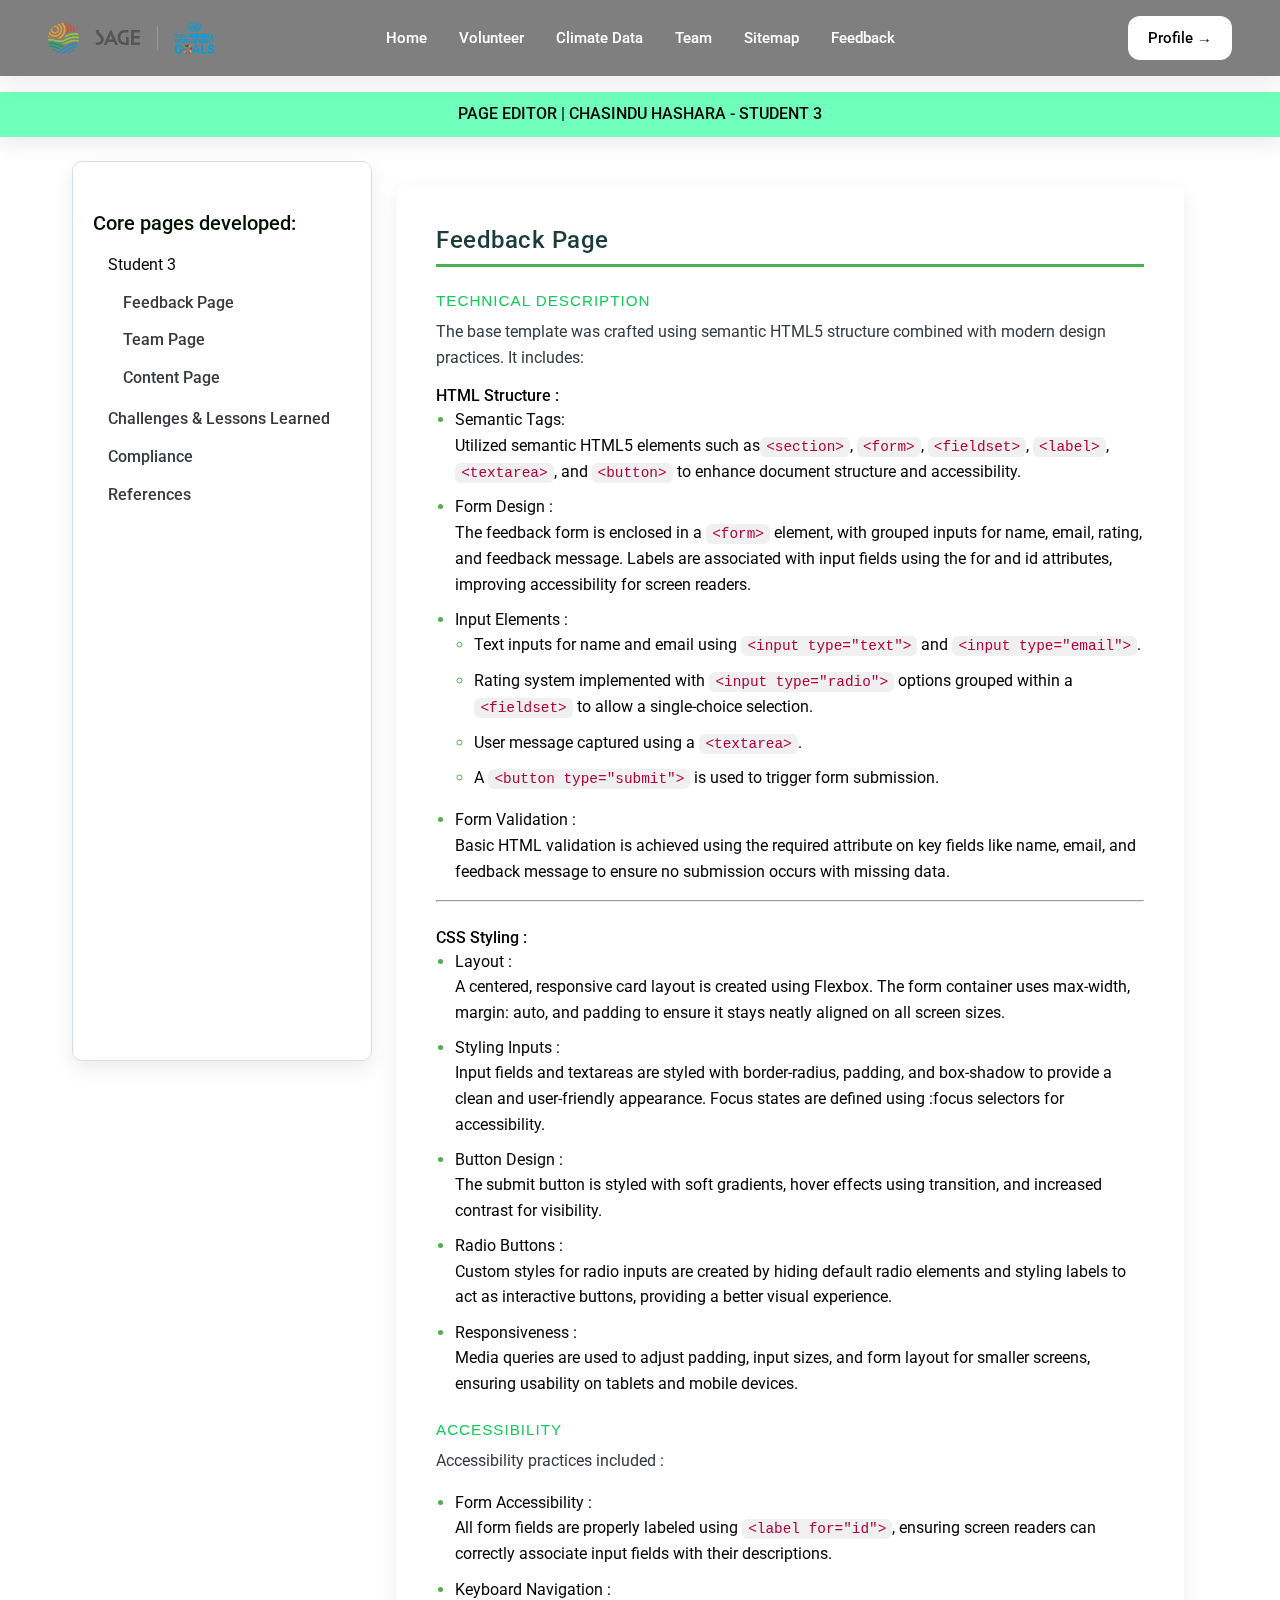
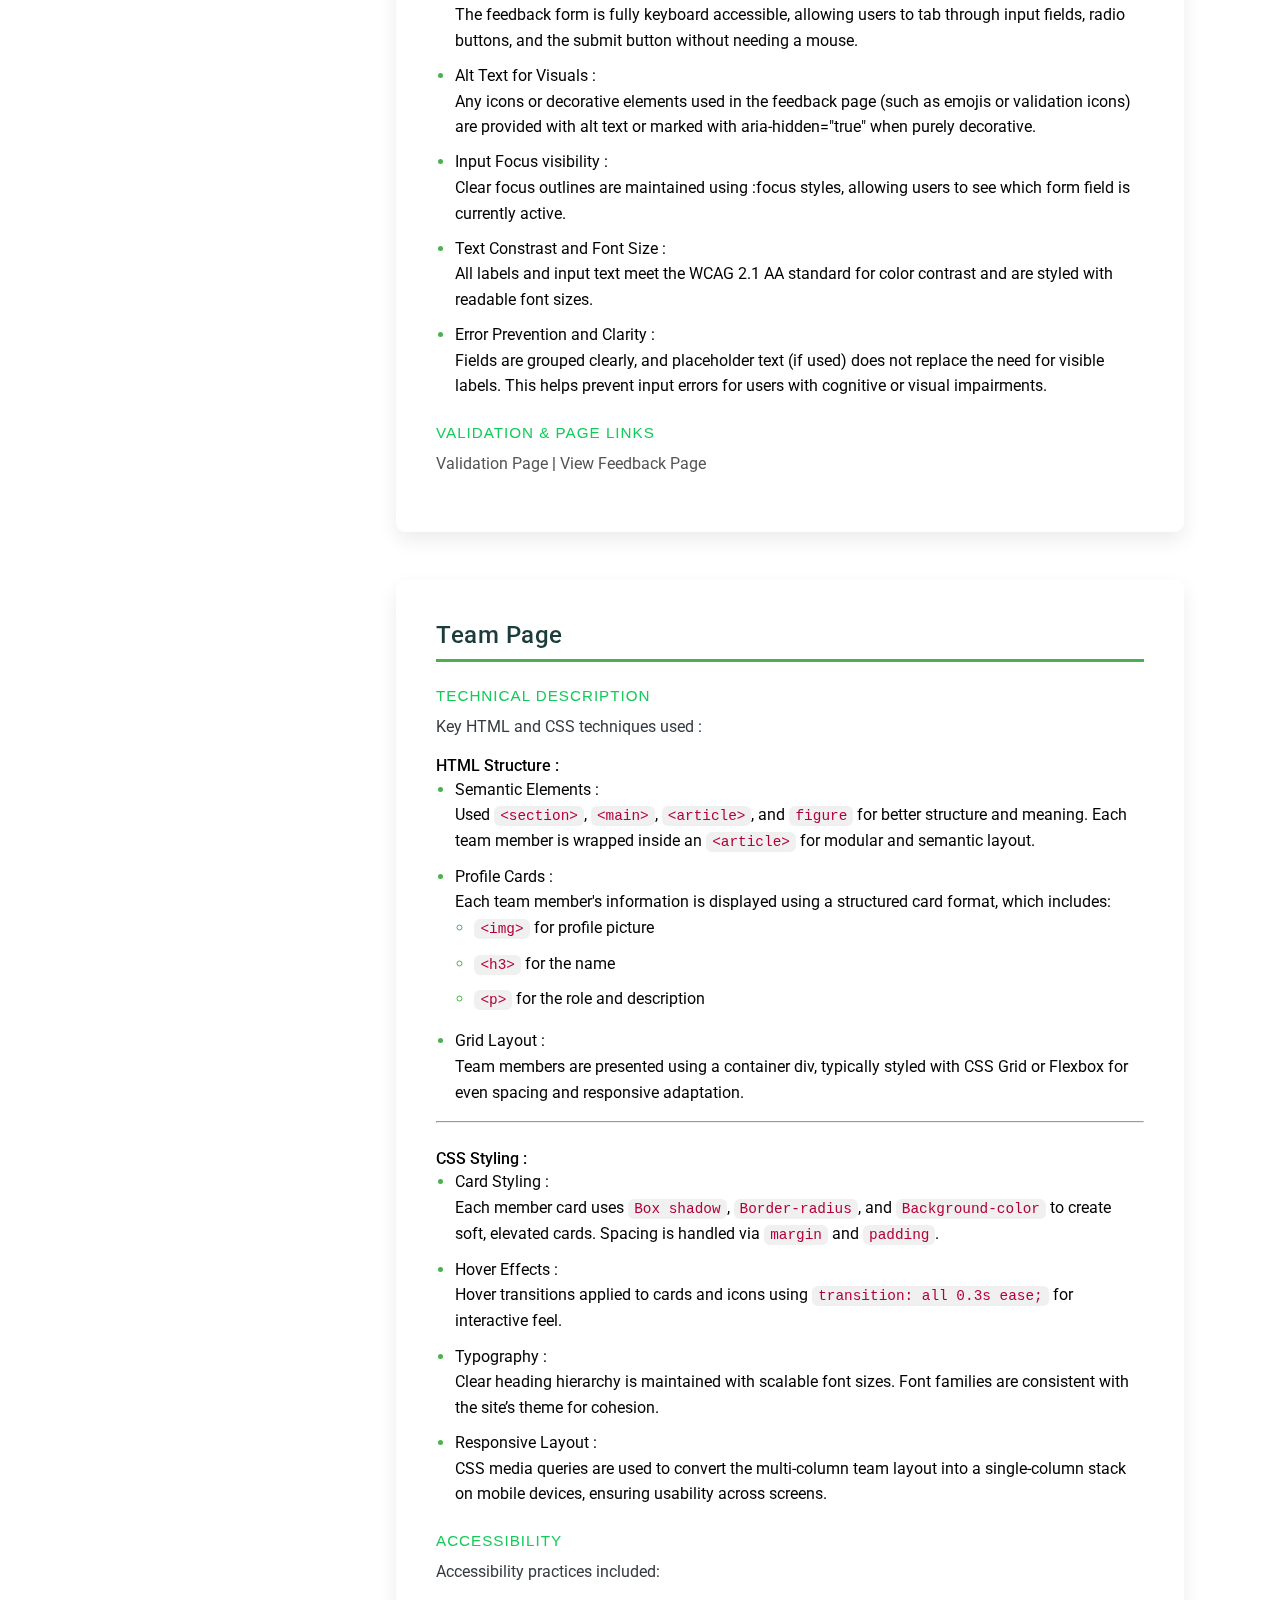
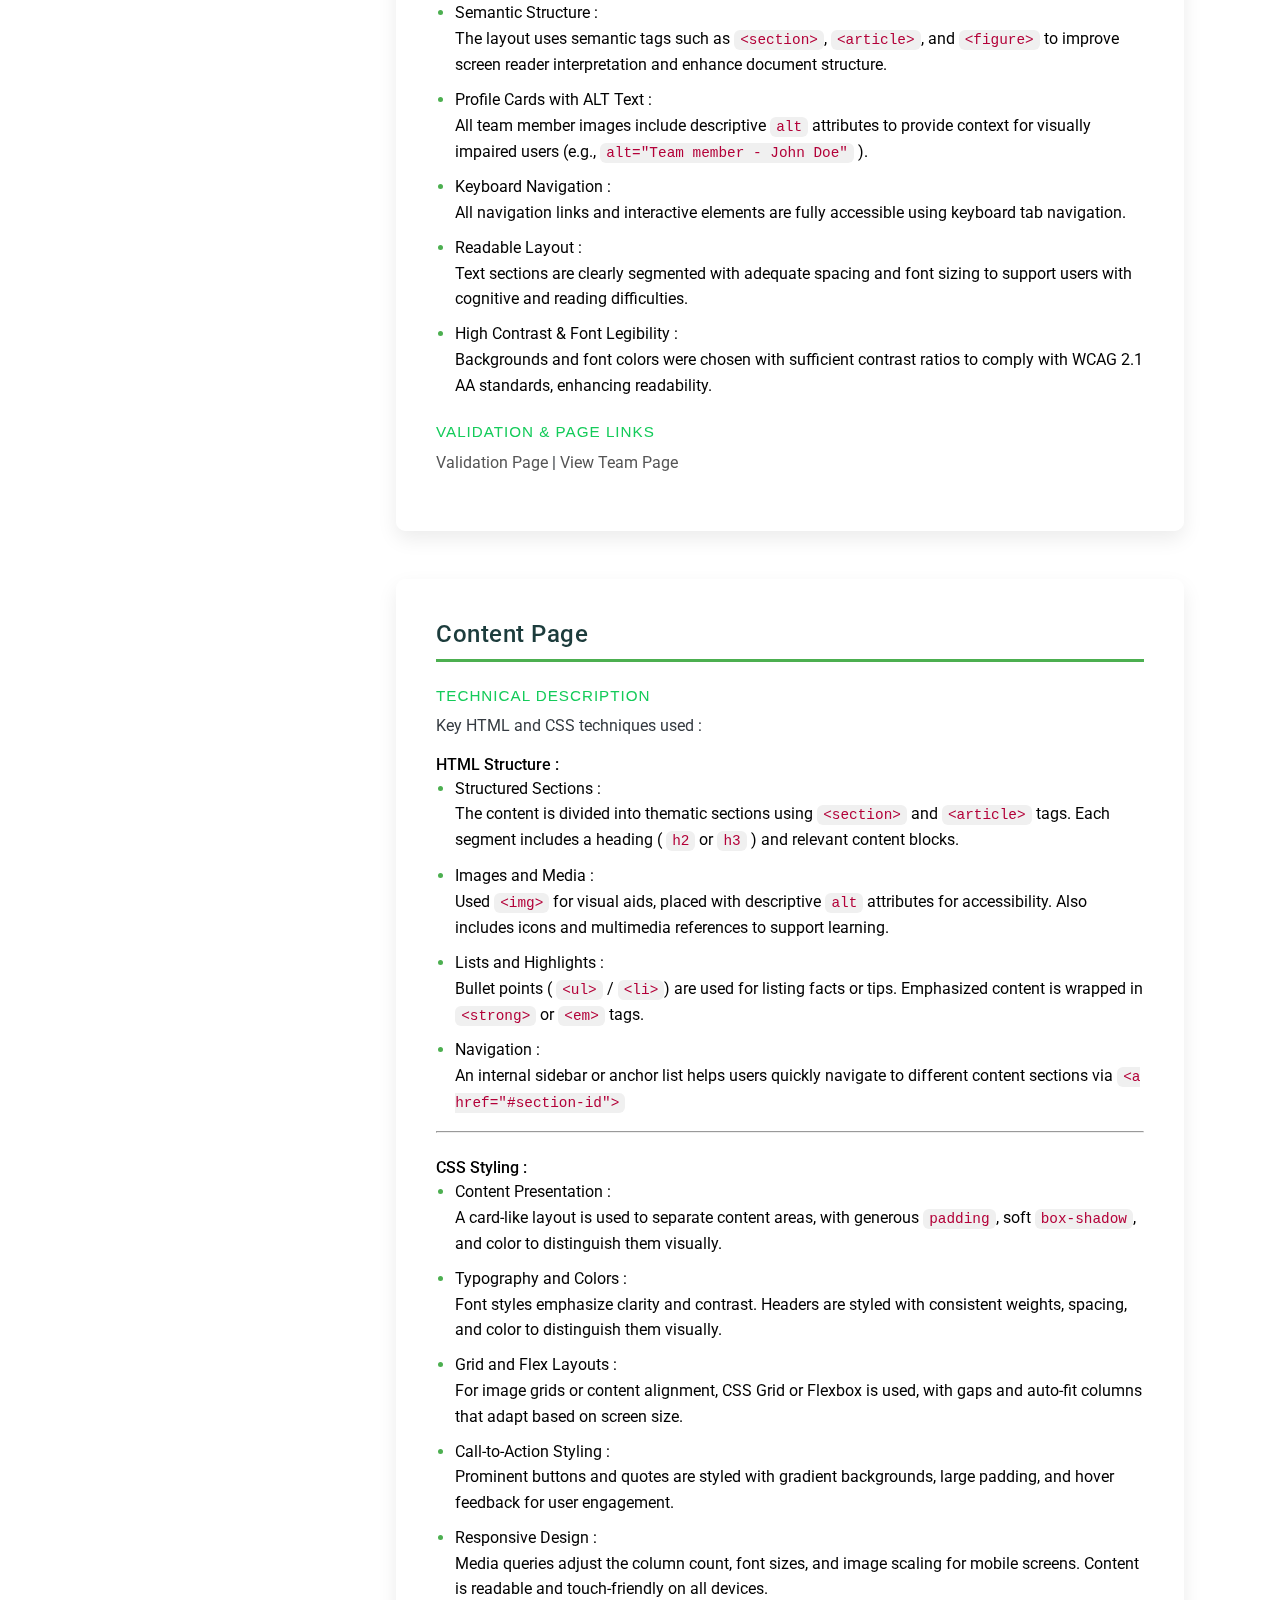
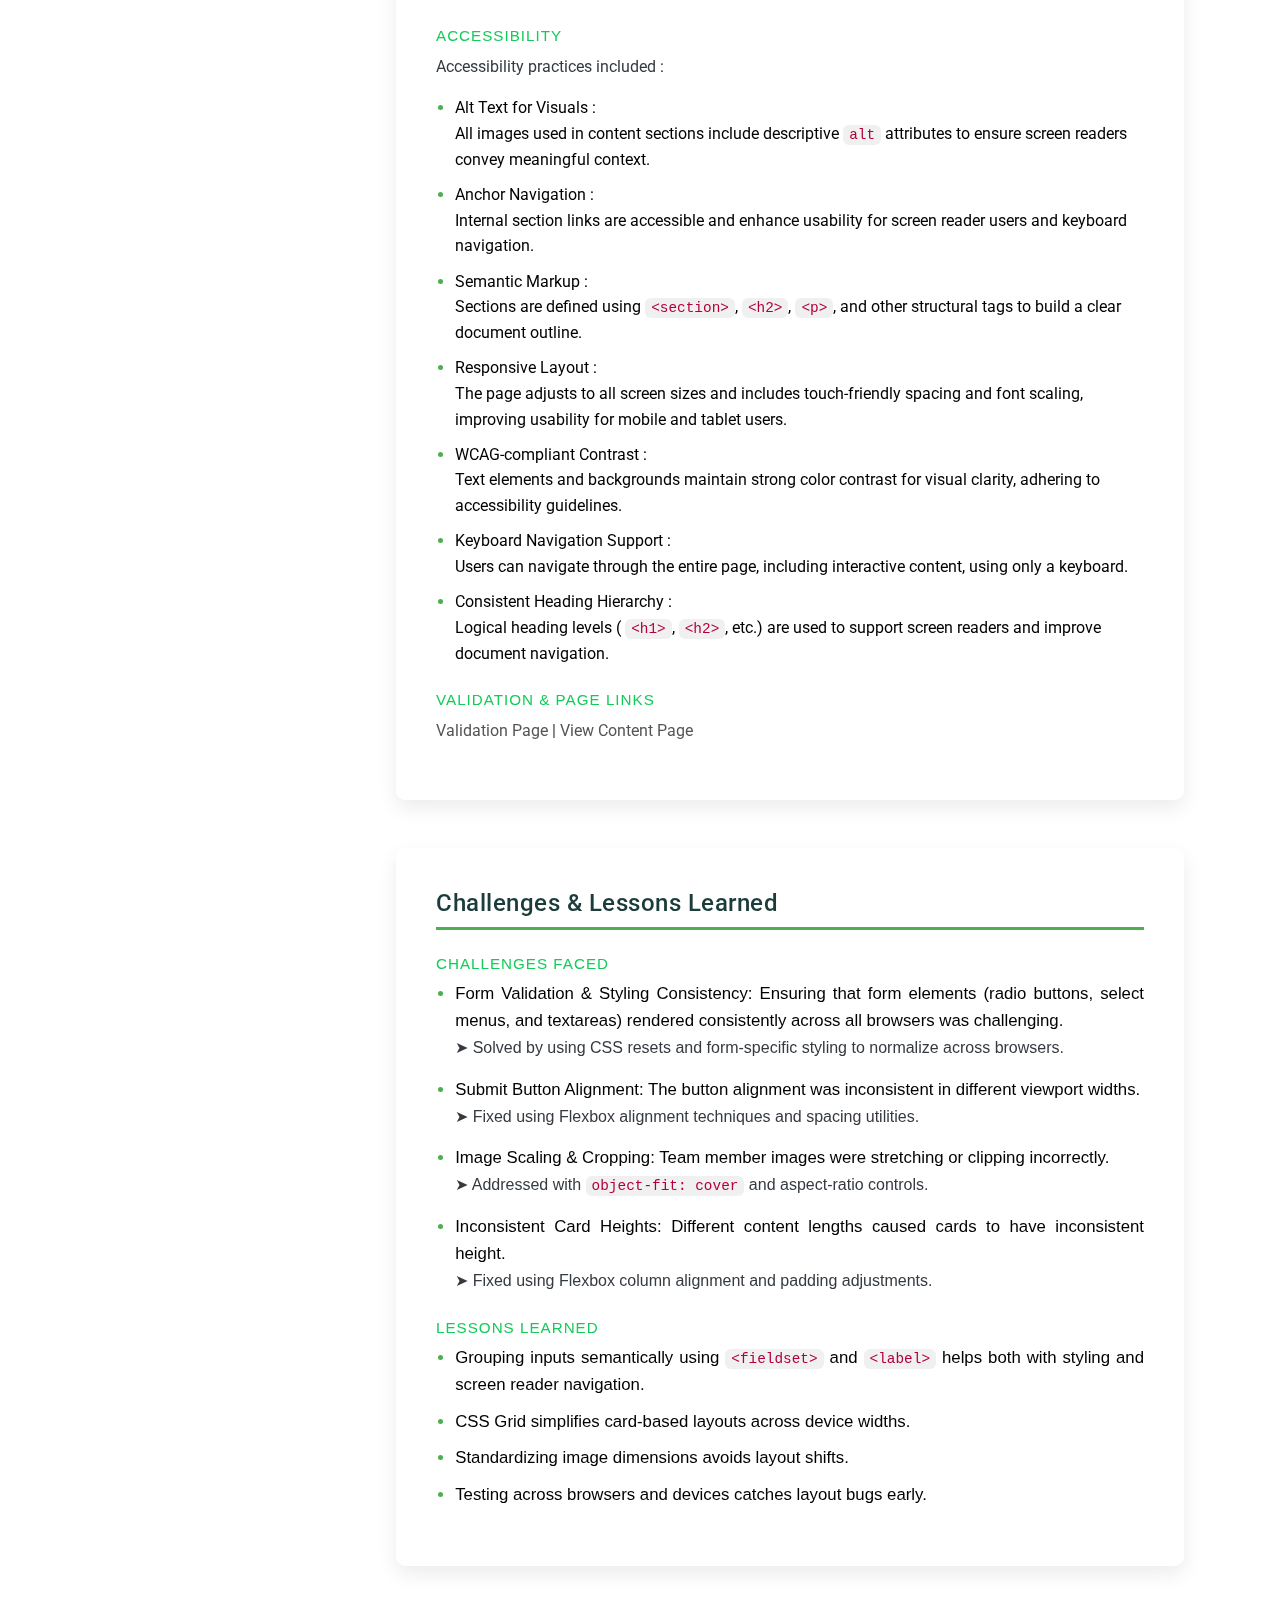
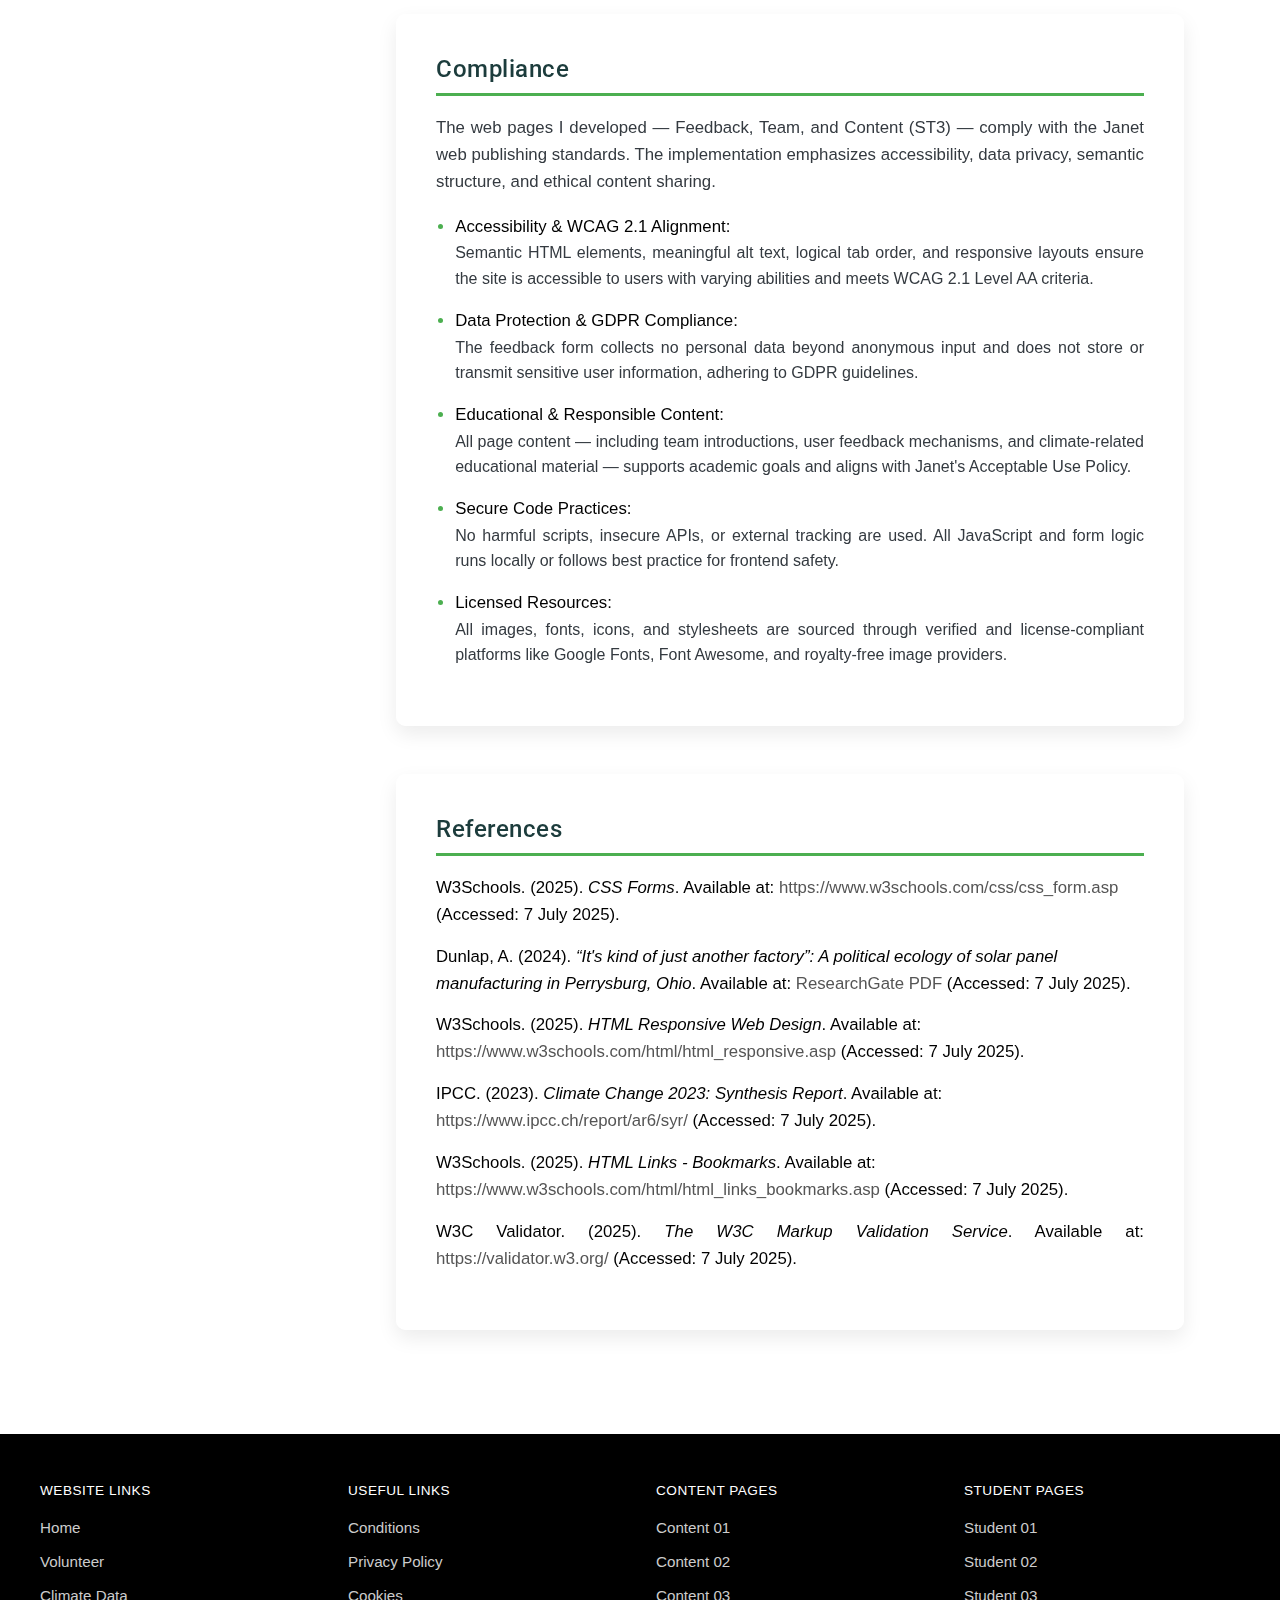
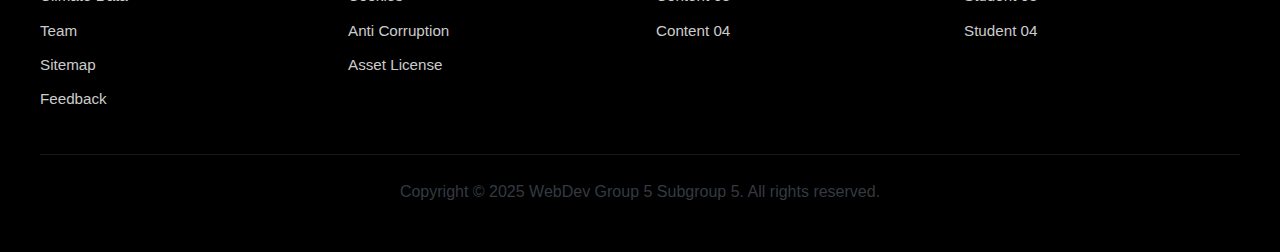
<file: pageEditor_ST3.html>
<!DOCTYPE html>
<html lang="en">
  <head>
    <meta charset="UTF-8" />
    <meta name="viewport" content="width=device-width, initial-scale=1.0" />
    <title>Student 3: Page Editor | SAGE</title>
    <link rel="stylesheet" href="./css/global.css" />
    <link rel="icon" href="./assets/images/favicon.png" />
    <link rel="stylesheet" href="./css/pageEditor_ST3.css" />

    <meta
      name="description"
      content="SAGE empowers individuals and communities to take meaningful climate action. Join us in building a sustainable future for everyone."
    />
    <meta
      name="keywords"
      content="climate action, sustainability, environment, global warming, green energy, carbon footprint"
    />
    <meta name="author" content="Chasindu" />
    <link
      rel="stylesheet"
      href="https://cdnjs.cloudflare.com/ajax/libs/font-awesome/6.5.0/css/all.min.css"
    />
    <script src="./js/script.js"></script>
  </head>

  <body>
    <header class="header" id="header">
      <div class="header-left">
        <div style="display: flex; align-items: center; gap: 16px">
          <div class="logo-primary">
            <a href="/"><img src="./assets/images/logo.png" alt="SAGE" /></a>
          </div>
          <div class="logo logo-text"><a href="/">SAGE</a></div>
          <div class="logo-separator"></div>
          <div class="logo">
            <a href="https://sdgs.un.org/" target="_blank">
              <img src="./assets/images/sdgsaf.webp" alt="SDG Logo" />
            </a>
          </div>
        </div>
        <div class="mobile-menu-button" onclick="toggleMobileMenu()">☰</div>
      </div>

      <nav class="nav-links">
        <a href="/home.html">Home</a>
        <a href="./volunteer.html">Volunteer</a>
        <a href="/table.html">Climate Data</a>
        <a href="./team.html">Team</a>
        <a href="./sitemap.html">Sitemap</a>
        <a href="./feedback.html">Feedback</a>
      </nav>

      <div class="header-right">
        <a href="./profile.html" class="profile-button">Profile →</a>
      </div>

      <div class="mobile-nav" id="mobileNav">
        <a href="/home.html">Home</a>
        <a href="./volunteer.html">Volunteer</a>
        <a href="/table.html">Climate Data</a>
        <a href="./team.html">Team</a>
        <a href="./sitemap.html">Sitemap</a>
        <a href="./feedback.html">Feedback</a>
        <a href="./profile.html" class="profile-button">Profile →</a>
      </div>
    </header>

    <section class="student">
      <h4>Page Editor | Chasindu Hashara - Student 3</h4>
    </section>

    <div class="container">
      <main>
        <section id="feedback">
          <h2>Feedback Page</h2>

          <h3 class="page-label">Technical Description</h3>
          <p>
            The base template was crafted using semantic HTML5 structure
            combined with modern design practices. It includes:
          </p>

          <h4 class="structure">HTML Structure :</h4>
          <ul>
            <li>
              Semantic Tags: <br />
              Utilized semantic HTML5 elements such
              as<code>&lt;section&gt;</code>,
              <code>&lt;form&gt;</code>, <code>&lt;fieldset&gt;</code>,
              <code>&lt;label&gt;</code>, <code>&lt;textarea&gt;</code>, and
              <code>&lt;button&gt;</code> to enhance document structure and
              accessibility.
            </li>
            <li>
              Form Design : <br />
              The feedback form is enclosed in a
              <code>&lt;form&gt;</code> element, with grouped inputs for name,
              email, rating, and feedback message. Labels are associated with
              input fields using the for and id attributes, improving
              accessibility for screen readers.
            </li>
            <li>
              Input Elements :
              <ul>
                <li>
                  Text inputs for name and email using
                  <code>&lt;input type="text"&gt;</code> and
                  <code>&lt;input type="email"&gt;</code>.
                </li>
                <li>
                  Rating system implemented with
                  <code>&lt;input type="radio"&gt;</code> options grouped within
                  a <code>&lt;fieldset&gt;</code> to allow a single-choice
                  selection.
                </li>
                <li>
                  User message captured using a <code>&lt;textarea&gt;</code>.
                </li>
                <li>
                  A <code>&lt;button type="submit"&gt;</code> is used to trigger
                  form submission.
                </li>
              </ul>
            </li>
            <li>
              Form Validation : <br />
              Basic HTML validation is achieved using the required attribute on
              key fields like name, email, and feedback message to ensure no
              submission occurs with missing data.
            </li>
          </ul>
          <hr />
          <br />

          <h4 class="structure">CSS Styling :</h4>
          <ul>
            <li>
              Layout : <br />
              A centered, responsive card layout is created using Flexbox. The
              form container uses max-width, margin: auto, and padding to ensure
              it stays neatly aligned on all screen sizes.
            </li>
            <li>
              Styling Inputs : <br />
              Input fields and textareas are styled with border-radius, padding,
              and box-shadow to provide a clean and user-friendly appearance.
              Focus states are defined using :focus selectors for accessibility.
            </li>
            <li>
              Button Design : <br />
              The submit button is styled with soft gradients, hover effects
              using transition, and increased contrast for visibility.
            </li>
            <li>
              Radio Buttons : <br />
              Custom styles for radio inputs are created by hiding default radio
              elements and styling labels to act as interactive buttons,
              providing a better visual experience.
            </li>
            <li>
              Responsiveness : <br />
              Media queries are used to adjust padding, input sizes, and form
              layout for smaller screens, ensuring usability on tablets and
              mobile devices.
            </li>
          </ul>
          <h3 class="page-label">Accessibility</h3>
          <p>Accessibility practices included :</p>
          <ul>
            <li>
              Form Accessibility : <br />
              All form fields are properly labeled using
              <code>&lt;label for="id"&gt;</code
              ><label for="id"
                >, ensuring screen readers can correctly associate input fields
                with their descriptions.</label
              >
            </li>
            <li>
              Keyboard Navigation : <br />
              The feedback form is fully keyboard accessible, allowing users to
              tab through input fields, radio buttons, and the submit button
              without needing a mouse.
            </li>
            <li>
              Alt Text for Visuals : <br />
              Any icons or decorative elements used in the feedback page (such
              as emojis or validation icons) are provided with alt text or
              marked with aria-hidden="true" when purely decorative.
            </li>
            <li>
              Input Focus visibility : <br />
              Clear focus outlines are maintained using :focus styles, allowing
              users to see which form field is currently active.
            </li>
            <li>
              Text Constrast and Font Size : <br />
              All labels and input text meet the WCAG 2.1 AA standard for color
              contrast and are styled with readable font sizes.
            </li>
            <li>
              Error Prevention and Clarity : <br />
              Fields are grouped clearly, and placeholder text (if used) does
              not replace the need for visible labels. This helps prevent input
              errors for users with cognitive or visual impairments.
            </li>
          </ul>

          <h3 class="page-label">Validation & Page Links</h3>
          <p>
            <a href="./validation_ST3.html#feedback">Validation Page</a>
            |
            <a href="./feedback.html">View Feedback Page</a>
          </p>
        </section>

        <section id="team">
          <h2>Team Page</h2>

          <h3 class="page-label">Technical Description</h3>
          <p>Key HTML and CSS techniques used :</p>

          <h4 class="structure">HTML Structure :</h4>
          <ul>
            <li>
              Semantic Elements : <br />
              Used <code>&lt;section&gt;</code>, <code>&lt;main&gt;</code>,
              <code>&lt;article&gt;</code>, and <code>figure</code> for better
              structure and meaning. Each team member is wrapped inside an
              <code>&lt;article&gt;</code> for modular and semantic layout.
            </li>
            <li>
              Profile Cards : <br />
              Each team member's information is displayed using a structured
              card format, which includes:
              <ul>
                <li><code>&lt;img&gt;</code> for profile picture</li>
                <li><code>&lt;h3&gt;</code> for the name</li>
                <li><code>&lt;p&gt;</code> for the role and description</li>
              </ul>
            </li>
            <li>
              Grid Layout : <br />
              Team members are presented using a container div, typically styled
              with CSS Grid or Flexbox for even spacing and responsive
              adaptation.
            </li>
          </ul>
          <hr />
          <br />

          <h4 class="structure">CSS Styling :</h4>
          <ul>
            <li>
              Card Styling : <br />
              Each member card uses <code>Box shadow</code>,
              <code>Border-radius</code>, and <code>Background-color</code> to
              create soft, elevated cards. Spacing is handled via
              <code>margin</code> and <code>padding</code>.
            </li>
            <li>
              Hover Effects : <br />
              Hover transitions applied to cards and icons using
              <code>transition: all 0.3s ease;</code> for interactive feel.
            </li>
            <li>
              Typography : <br />
              Clear heading hierarchy is maintained with scalable font sizes.
              Font families are consistent with the site’s theme for cohesion.
            </li>
            <li>
              Responsive Layout : <br />
              CSS media queries are used to convert the multi-column team layout
              into a single-column stack on mobile devices, ensuring usability
              across screens.
            </li>
          </ul>

          <h3 class="page-label">Accessibility</h3>
          <p>Accessibility practices included:</p>
          <ul>
            <li>
              Semantic Structure : <br />
              The layout uses semantic tags such as
              <code>&lt;section&gt;</code>, <code>&lt;article&gt;</code>, and
              <code>&lt;figure&gt;</code>
              to improve screen reader interpretation and enhance document
              structure.
            </li>
            <li>
              Profile Cards with ALT Text : <br />
              All team member images include descriptive
              <code>alt</code> attributes to provide context for visually
              impaired users (e.g., <code>alt="Team member - John Doe"</code> ).
            </li>
            <li>
              Keyboard Navigation : <br />
              All navigation links and interactive elements are fully accessible
              using keyboard tab navigation.
            </li>
            <li>
              Readable Layout : <br />
              Text sections are clearly segmented with adequate spacing and font
              sizing to support users with cognitive and reading difficulties.
            </li>
            <li>
              High Contrast & Font Legibility : <br />
              Backgrounds and font colors were chosen with sufficient contrast
              ratios to comply with WCAG 2.1 AA standards, enhancing
              readability.
            </li>
          </ul>

          <h3 class="page-label">Validation & Page Links</h3>
          <p>
            <a href="./validation_ST3.html#team">Validation Page</a>
            |
            <a href="./team.html">View Team Page</a>
          </p>
        </section>

        <section id="content">
          <h2>Content Page</h2>

          <h3 class="page-label">Technical Description</h3>
          <p>Key HTML and CSS techniques used :</p>

          <h4 class="structure">HTML Structure :</h4>
          <ul>
            <li>
              Structured Sections : <br />
              The content is divided into thematic sections using
              <code>&lt;section&gt;</code> and
              <code>&lt;article&gt;</code> tags. Each segment includes a heading
              ( <code>h2</code> or <code>h3</code> ) and relevant content
              blocks.
            </li>
            <li>
              Images and Media : <br />
              Used <code>&lt;img&gt;</code> for visual aids, placed with
              descriptive <code>alt</code> attributes for accessibility. Also
              includes icons and multimedia references to support learning.
            </li>
            <li>
              Lists and Highlights : <br />
              Bullet points ( <code>&lt;ul&gt;</code> / <code>&lt;li&gt;</code>)
              are used for listing facts or tips. Emphasized content is wrapped
              in <code>&lt;strong&gt;</code> or <code>&lt;em&gt;</code> tags.
            </li>
            <li>
              Navigation : <br />
              An internal sidebar or anchor list helps users quickly navigate to
              different content sections via
              <code>&lt;a href="#section-id"&gt;</code>
            </li>
          </ul>
          <hr />
          <br />

          <h4 class="structure">CSS Styling :</h4>
          <ul>
            <li>
              Content Presentation : <br />
              A card-like layout is used to separate content areas, with
              generous <code>padding</code>, soft <code>box-shadow</code>, and
              color to distinguish them visually.
            </li>
            <li>
              Typography and Colors : <br />
              Font styles emphasize clarity and contrast. Headers are styled
              with consistent weights, spacing, and color to distinguish them
              visually.
            </li>
            <li>
              Grid and Flex Layouts : <br />
              For image grids or content alignment, CSS Grid or Flexbox is used,
              with gaps and auto-fit columns that adapt based on screen size.
            </li>
            <li>
              Call-to-Action Styling : <br />
              Prominent buttons and quotes are styled with gradient backgrounds,
              large padding, and hover feedback for user engagement.
            </li>
            <li>
              Responsive Design : <br />
              Media queries adjust the column count, font sizes, and image
              scaling for mobile screens. Content is readable and touch-friendly
              on all devices.
            </li>
          </ul>

          <h3 class="page-label">Accessibility</h3>
          <p>Accessibility practices included :</p>
          <ul>
            <li>
              Alt Text for Visuals : <br />
              All images used in content sections include descriptive
              <code>alt</code> attributes to ensure screen readers convey
              meaningful context.
            </li>
            <li>
              Anchor Navigation : <br />
              Internal section links are accessible and enhance usability for
              screen reader users and keyboard navigation.
            </li>
            <li>
              Semantic Markup : <br />
              Sections are defined using <code>&lt;section&gt;</code>,
              <code>&lt;h2&gt;</code>, <code>&lt;p&gt;</code>, and other
              structural tags to build a clear document outline.
            </li>
            <li>
              Responsive Layout : <br />
              The page adjusts to all screen sizes and includes touch-friendly
              spacing and font scaling, improving usability for mobile and
              tablet users.
            </li>
            <li>
              WCAG-compliant Contrast : <br />
              Text elements and backgrounds maintain strong color contrast for
              visual clarity, adhering to accessibility guidelines.
            </li>
            <li>
              Keyboard Navigation Support : <br />
              Users can navigate through the entire page, including interactive
              content, using only a keyboard.
            </li>
            <li>
              Consistent Heading Hierarchy : <br />
              Logical heading levels ( <code>&lt;h1&gt;</code>,
              <code>&lt;h2&gt;</code>, etc.) are used to support screen readers
              and improve document navigation.
            </li>
          </ul>

          <h3 class="page-label">Validation & Page Links</h3>
          <p>
            <a href="./validation_ST3.html#content">Validation Page</a>
            |
            <a href="./content_ST3.html">View Content Page</a>
          </p>
        </section>

        <section id="challenges">
          <h2 class="content-header">Challenges & Lessons Learned</h2>

          <h3 class="page-label">Challenges Faced</h3>
          <ul class="content">
            <li>
              Form Validation & Styling Consistency: Ensuring that form elements
              (radio buttons, select menus, and textareas) rendered consistently
              across all browsers was challenging.<br />
              <p>
                ➤ Solved by using CSS resets and form-specific styling to
                normalize across browsers.
              </p>
            </li>
            <li>
              Submit Button Alignment: The button alignment was inconsistent in
              different viewport widths.<br />
              <p>
                ➤ Fixed using Flexbox alignment techniques and spacing
                utilities.
              </p>
            </li>
            <li>
              Image Scaling & Cropping: Team member images were stretching or
              clipping incorrectly.<br />
              <p>
                ➤ Addressed with <code>object-fit: cover</code> and aspect-ratio
                controls.
              </p>
            </li>
            <li>
              Inconsistent Card Heights: Different content lengths caused cards
              to have inconsistent height.<br />
              <p>
                ➤ Fixed using Flexbox column alignment and padding adjustments.
              </p>
            </li>
          </ul>

          <h3 class="page-label">Lessons Learned</h3>
          <ul class="content">
            <li>
              Grouping inputs semantically using
              <code>&lt;fieldset&gt;</code> and <code>&lt;label&gt;</code> helps
              both with styling and screen reader navigation.
            </li>
            <li>
              CSS Grid simplifies card-based layouts across device widths.
            </li>
            <li>Standardizing image dimensions avoids layout shifts.</li>
            <li>
              Testing across browsers and devices catches layout bugs early.
            </li>
          </ul>
        </section>

        <section id="compliance">
          <h2 class="content-header">Compliance</h2>
          <p class="content">
            The web pages I developed — Feedback, Team, and Content (ST3) —
            comply with the Janet web publishing standards. The implementation
            emphasizes accessibility, data privacy, semantic structure, and
            ethical content sharing.
          </p>
          <ul class="content">
            <li>
              Accessibility & WCAG 2.1 Alignment: <br />
              <p>
                Semantic HTML elements, meaningful alt text, logical tab order,
                and responsive layouts ensure the site is accessible to users
                with varying abilities and meets WCAG 2.1 Level AA criteria.
              </p>
            </li>
            <li>
              Data Protection & GDPR Compliance: <br />
              <p>
                The feedback form collects no personal data beyond anonymous
                input and does not store or transmit sensitive user information,
                adhering to GDPR guidelines.
              </p>
            </li>
            <li>
              Educational & Responsible Content: <br />
              <p>
                All page content — including team introductions, user feedback
                mechanisms, and climate-related educational material — supports
                academic goals and aligns with Janet's Acceptable Use Policy.
              </p>
            </li>
            <li>
              Secure Code Practices: <br />
              <p>
                No harmful scripts, insecure APIs, or external tracking are
                used. All JavaScript and form logic runs locally or follows best
                practice for frontend safety.
              </p>
            </li>
            <li>
              Licensed Resources: <br />
              <p>
                All images, fonts, icons, and stylesheets are sourced through
                verified and license-compliant platforms like Google Fonts, Font
                Awesome, and royalty-free image providers.
              </p>
            </li>
          </ul>
        </section>

        <section id="reference">
          <h2 class="content-header">References</h2>
          <div class="content">
            <div class="references">
              W3Schools. (2025). <i>CSS Forms</i>. Available at:
              <a
                href="https://www.w3schools.com/css/css_form.asp"
                target="_blank"
                rel="noopener"
              >
                https://www.w3schools.com/css/css_form.asp
              </a>
              (Accessed: 7 July 2025).
            </div>

            <div class="references">
              Dunlap, A. (2024).
              <i
                >“It's kind of just another factory”: A political ecology of
                solar panel manufacturing in Perrysburg, Ohio</i
              >. Available at:
              <a
                href="https://www.researchgate.net/profile/Alexander-Dunlap/publication/388367585_It's_kind_of_just_another_factory_A_political_ecology_of_solar_panel_manufacturing_in_Perrysburg_Ohio/links/6794f7a5645ef274a43ffc0e/Its-kind-of-just-another-factory-A-political-ecology-of-solar-panel-manufacturing-in-Perrysburg-Ohio.pdf"
                target="_blank"
                rel="noopener"
              >
                ResearchGate PDF
              </a>
              (Accessed: 7 July 2025).
            </div>

            <div class="references">
              W3Schools. (2025). <i>HTML Responsive Web Design</i>. Available
              at:
              <a
                href="https://www.w3schools.com/html/html_responsive.asp"
                target="_blank"
                rel="noopener"
              >
                https://www.w3schools.com/html/html_responsive.asp
              </a>
              (Accessed: 7 July 2025).
            </div>

            <div class="references">
              IPCC. (2023). <i>Climate Change 2023: Synthesis Report</i>.
              Available at:
              <a
                href="https://www.ipcc.ch/report/ar6/syr/"
                target="_blank"
                rel="noopener"
              >
                https://www.ipcc.ch/report/ar6/syr/
              </a>
              (Accessed: 7 July 2025).
            </div>

            <div class="references">
              W3Schools. (2025). <i>HTML Links - Bookmarks</i>. Available at:
              <a
                href="https://www.w3schools.com/html/html_links_bookmarks.asp"
                target="_blank"
                rel="noopener"
              >
                https://www.w3schools.com/html/html_links_bookmarks.asp
              </a>
              (Accessed: 7 July 2025).
            </div>

            <div class="reference">
              W3C Validator. (2025). <i>The W3C Markup Validation Service</i>.
              Available at:
              <a href="https://validator.w3.org/" target="_blank">
                https://validator.w3.org/
              </a>
              (Accessed: 7 July 2025).
            </div>
          </div>
        </section>
      </main>

      <aside>
        <h3>Core pages developed:</h3>

        <ul class="side-bar-ul">
          <li>Student 3</li>
          <li>
            <ul>
              <li><a href="#feedback">Feedback Page</a></li>
              <li><a href="#team">Team Page</a></li>
              <li><a href="#content">Content Page</a></li>
            </ul>
          </li>
          <li><a href="#challenges">Challenges & Lessons Learned</a></li>
          <li><a href="#compliance">Compliance</a></li>
          <li><a href="#reference">References</a></li>
        </ul>
      </aside>
    </div>

    <button
      class="scroll-to-top"
      onclick="scrollToTop()"
      aria-label="Scroll to Top"
    >
      <i class="fas fa-arrow-up"></i>
    </button>

    <footer class="footer">
      <div class="footer-grid">
        <div class="footer-column">
          <h4>Website Links</h4>
          <a href="/home.html">Home</a>
          <a href="./volunteer.html">Volunteer</a>
          <a href="/table.html">Climate Data</a>
          <a href="./team.html">Team</a>
          <a href="./sitemap.html">Sitemap</a>
          <a href="./feedback.html">Feedback</a>
        </div>

        <div class="footer-column">
          <h4>Useful Links</h4>
          <a
            href="https://www.undp.org/sustainable-development-goals"
            target="_blank"
            >Conditions</a
          >
          <a
            href="https://sdgactioncampaign.org/privacy-policy/"
            target="_blank"
            >Privacy Policy</a
          >
          <a href="https://sdgdata.gov.uk/cookies/" target="_blank">Cookies</a>
          <a
            href="https://anti-corruption.org/themes/anti-corruption-in-sdgs-2/"
            target="_blank"
            >Anti Corruption</a
          >
          <a
            href="https://www.un.org/sustainabledevelopment/news/communications-material/"
            target="_blank"
            >Asset License</a
          >
        </div>

        <div class="footer-column">
          <h4>Content Pages</h4>
          <a href=".content_ST1.html">Content 01</a>
          <a href="./content_ST2.html">Content 02</a>
          <a href="./content_ST3.html">Content 03</a>
          <a href="./content_ST4.html">Content 04</a>
        </div>

        <div class="footer-column">
          <h4>Student Pages</h4>
          <a href="./pageEditor_ST1.html">Student 01</a>
          <a href="./pageEditor_ST2.html">Student 02</a>
          <a href="./pageEditor_ST3.html">Student 03</a>
          <a href="./pageEditor_ST4.html">Student 04</a>
        </div>
      </div>

      <div class="footer-bottom">
        <p>Copyright © 2025 WebDev Group 5 Subgroup 5. All rights reserved.</p>
      </div>
    </footer>

    <script>
      function toggleMobileMenu() {
        document.getElementById("header").classList.toggle("show-mobile-nav");
      }

      function scrollToTop() {
        window.scrollTo({ top: 0, behavior: "smooth" });
      }
    </script>
  </body>
</html>
</file>
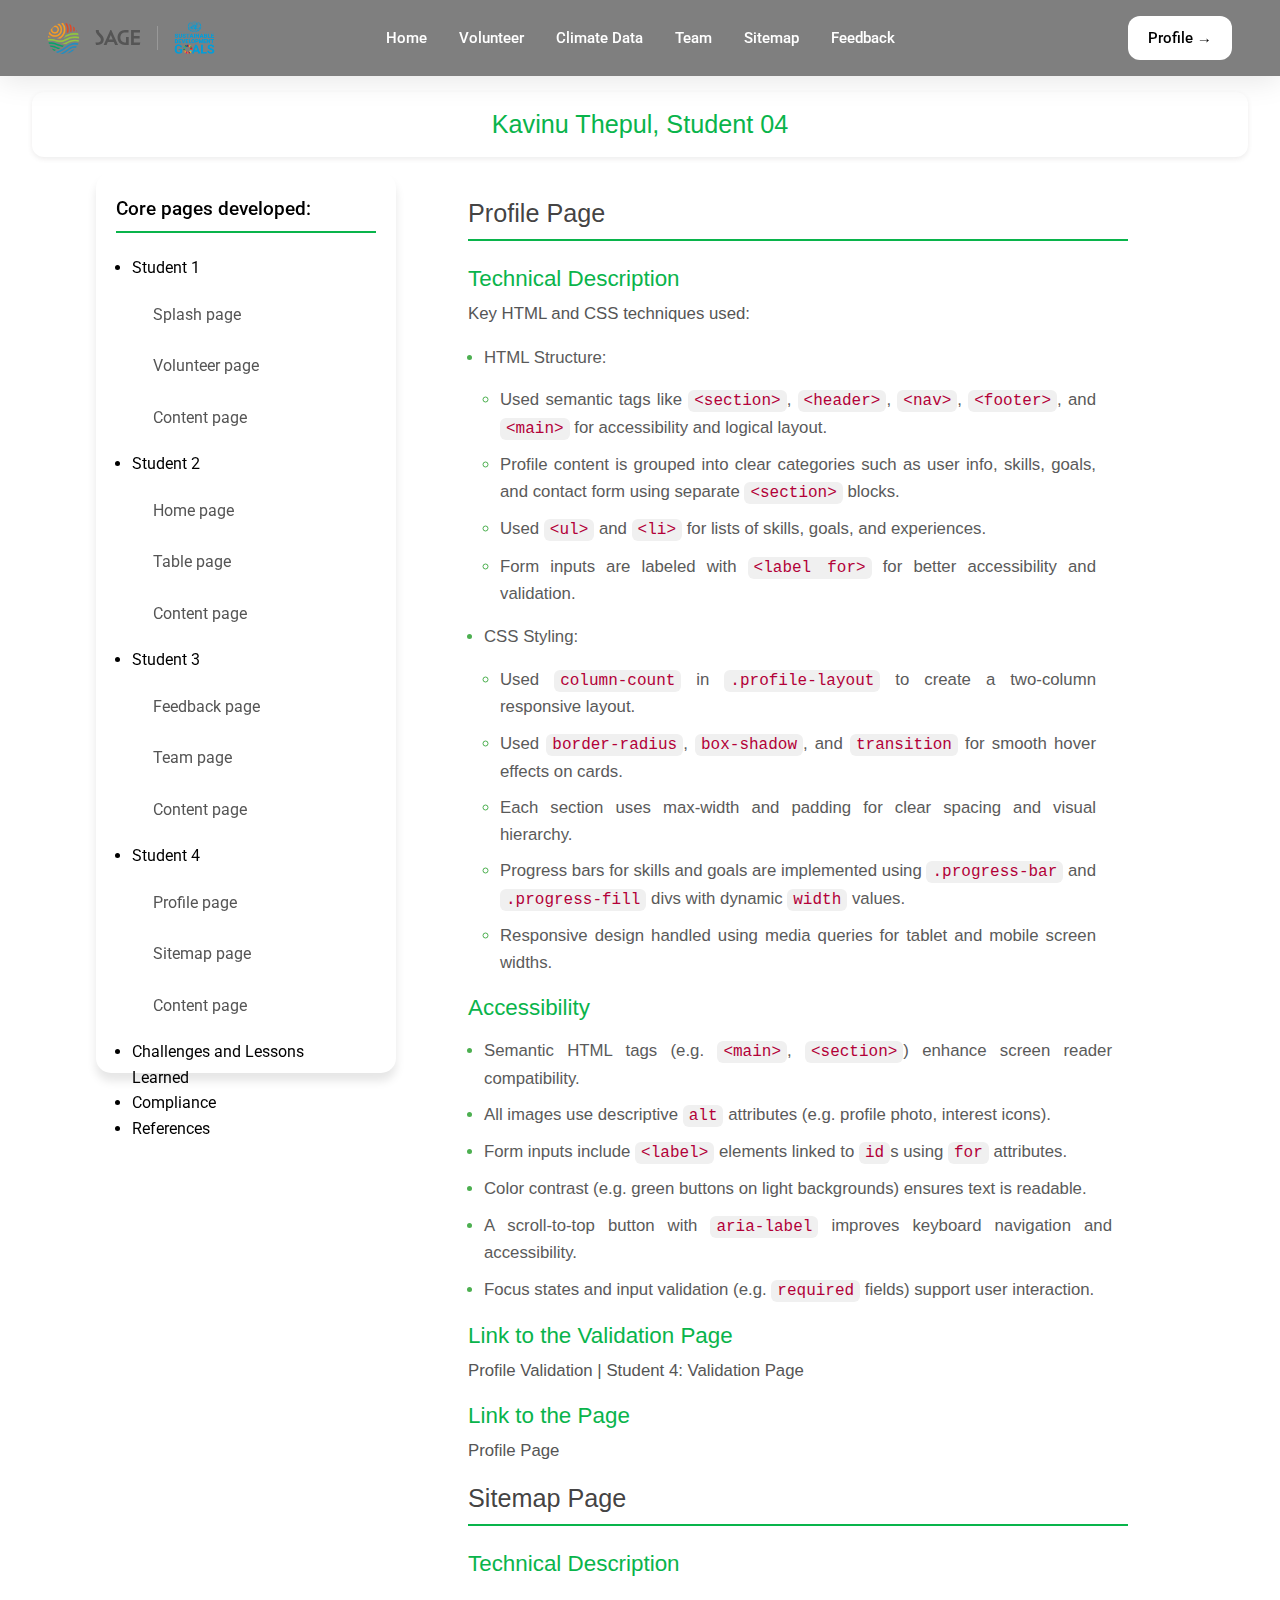
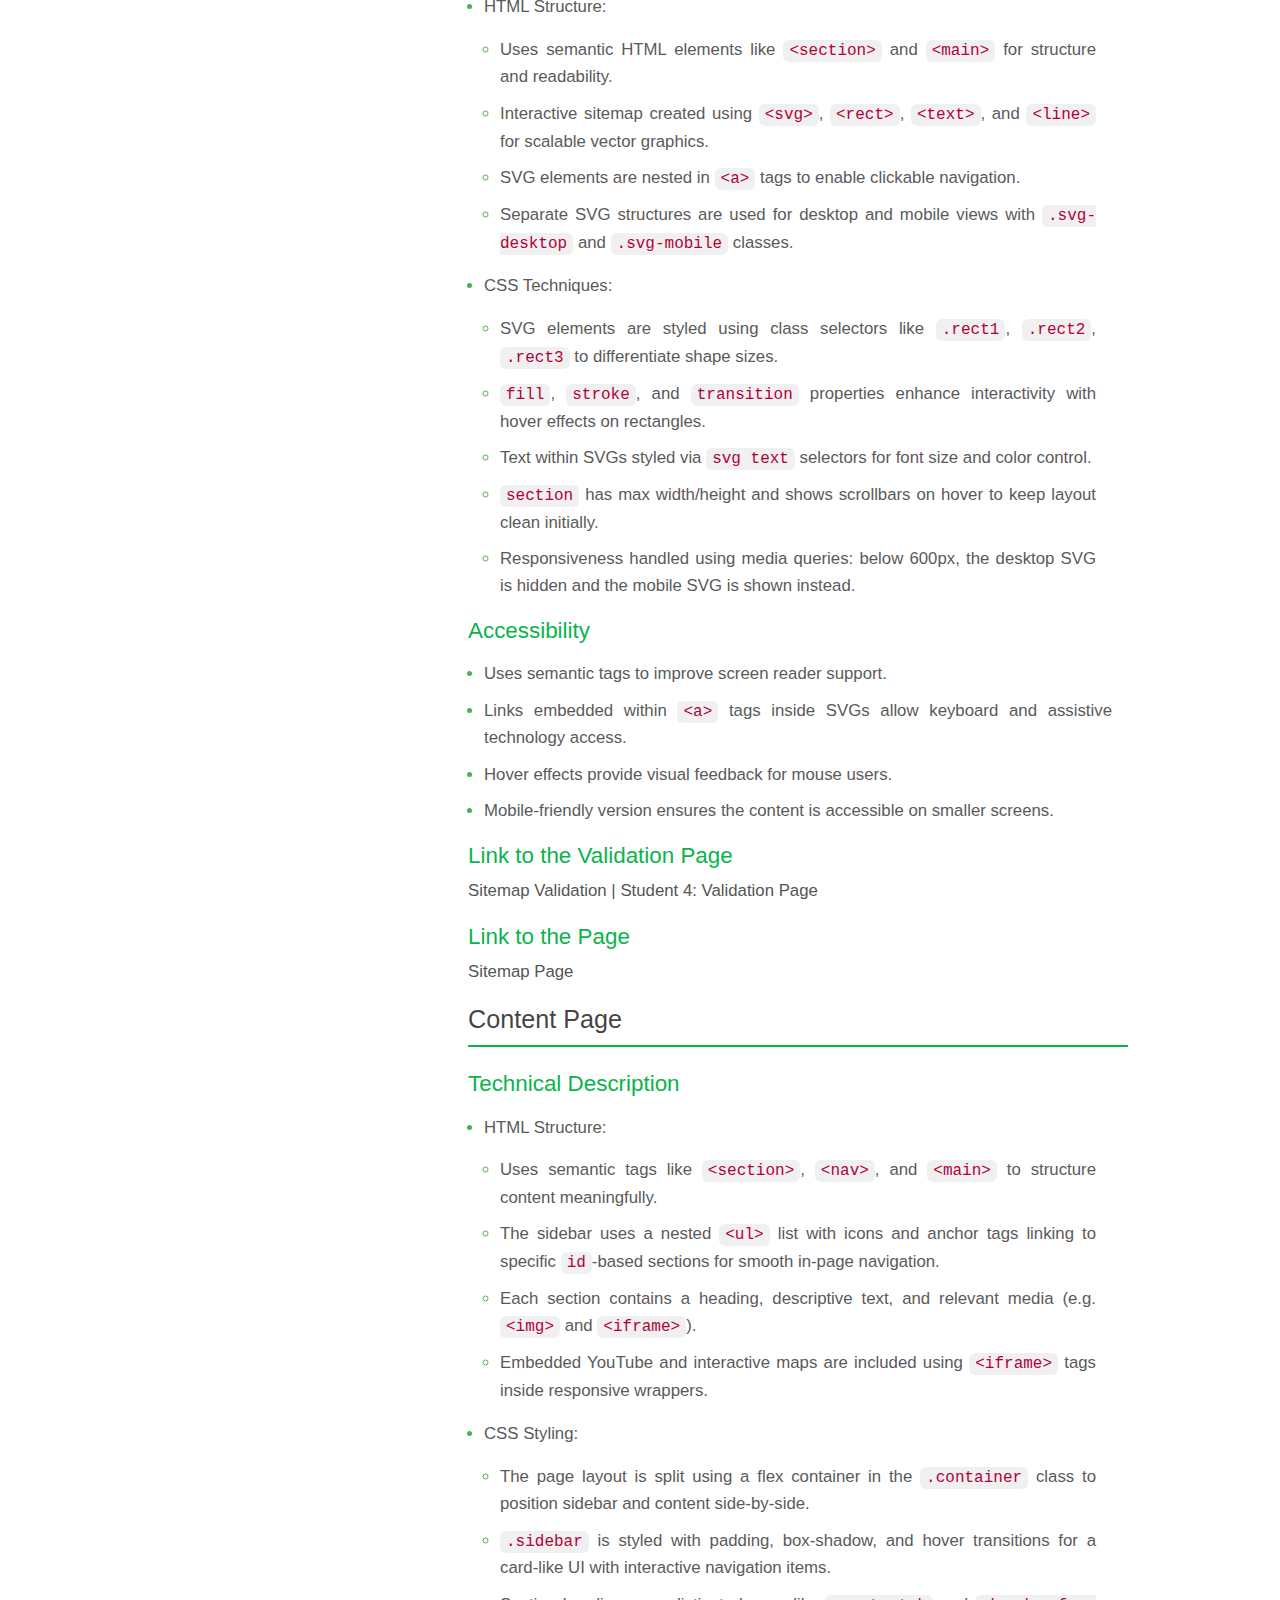
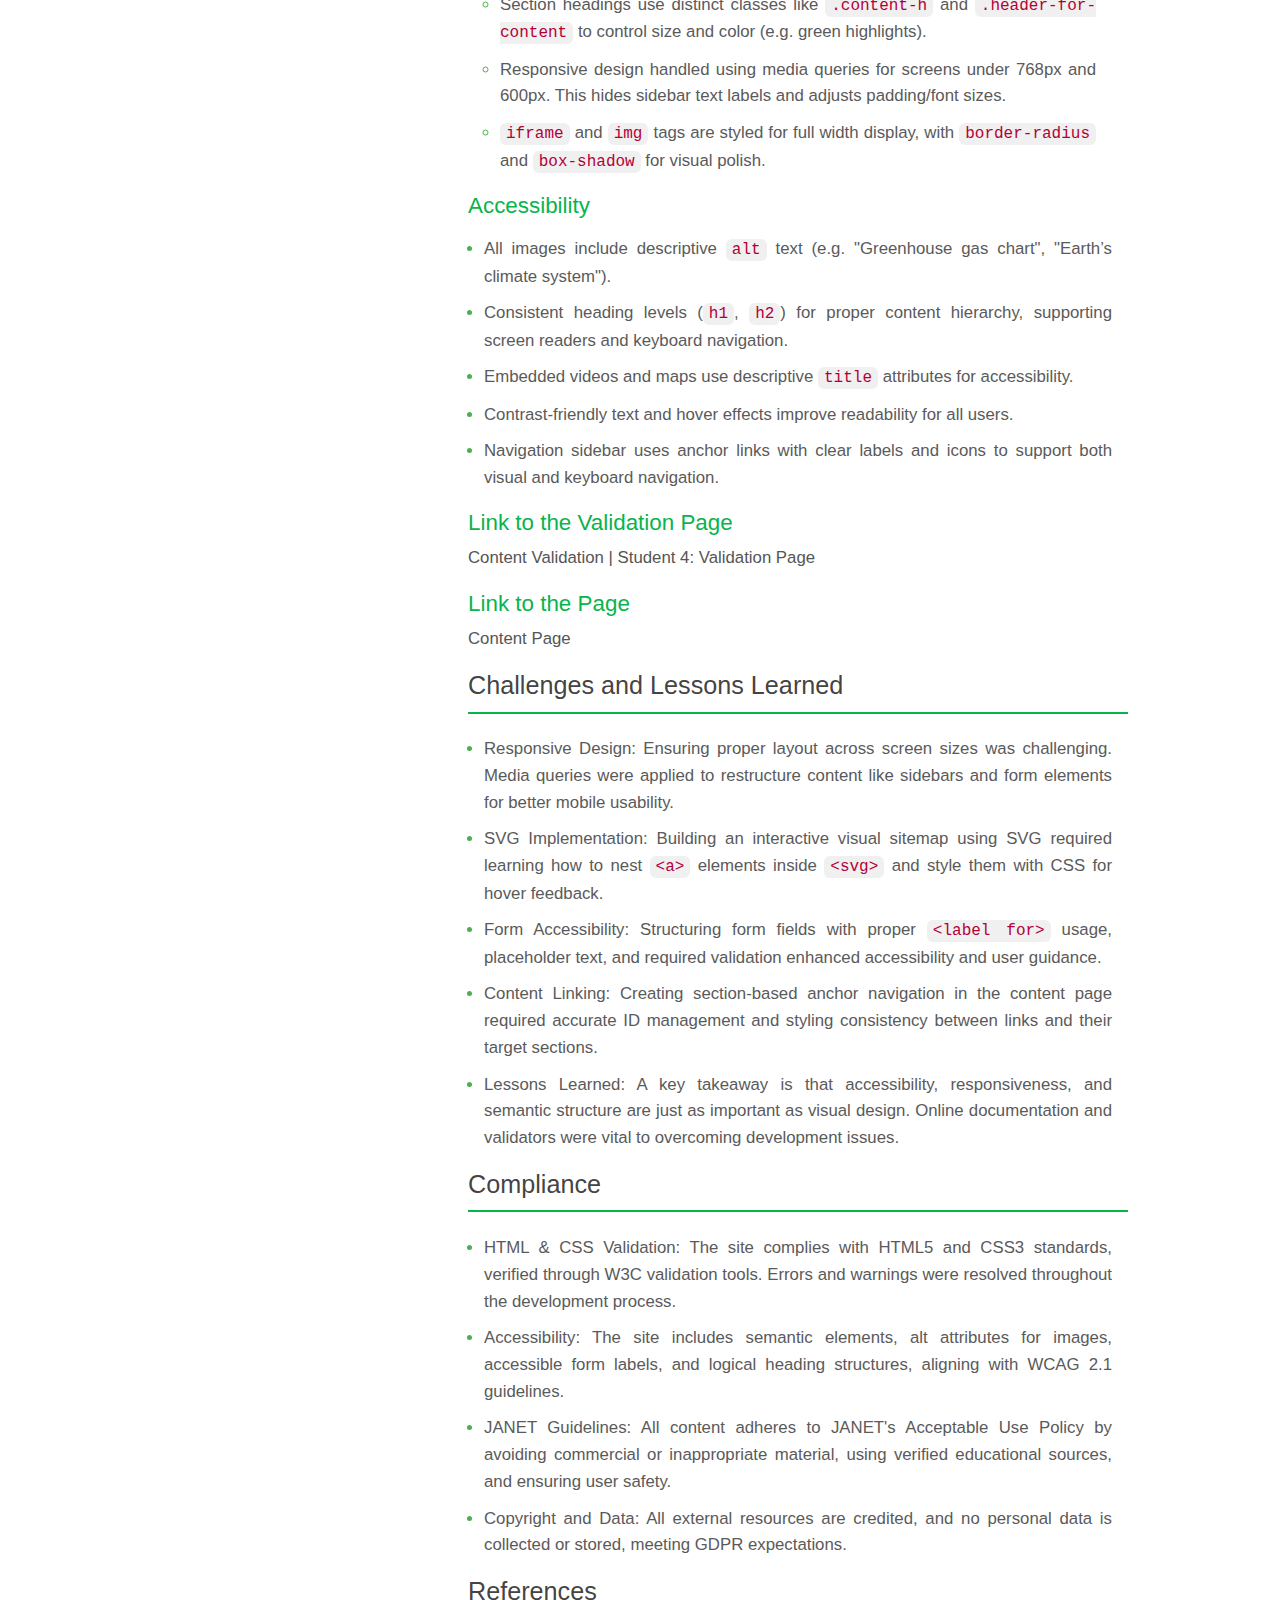
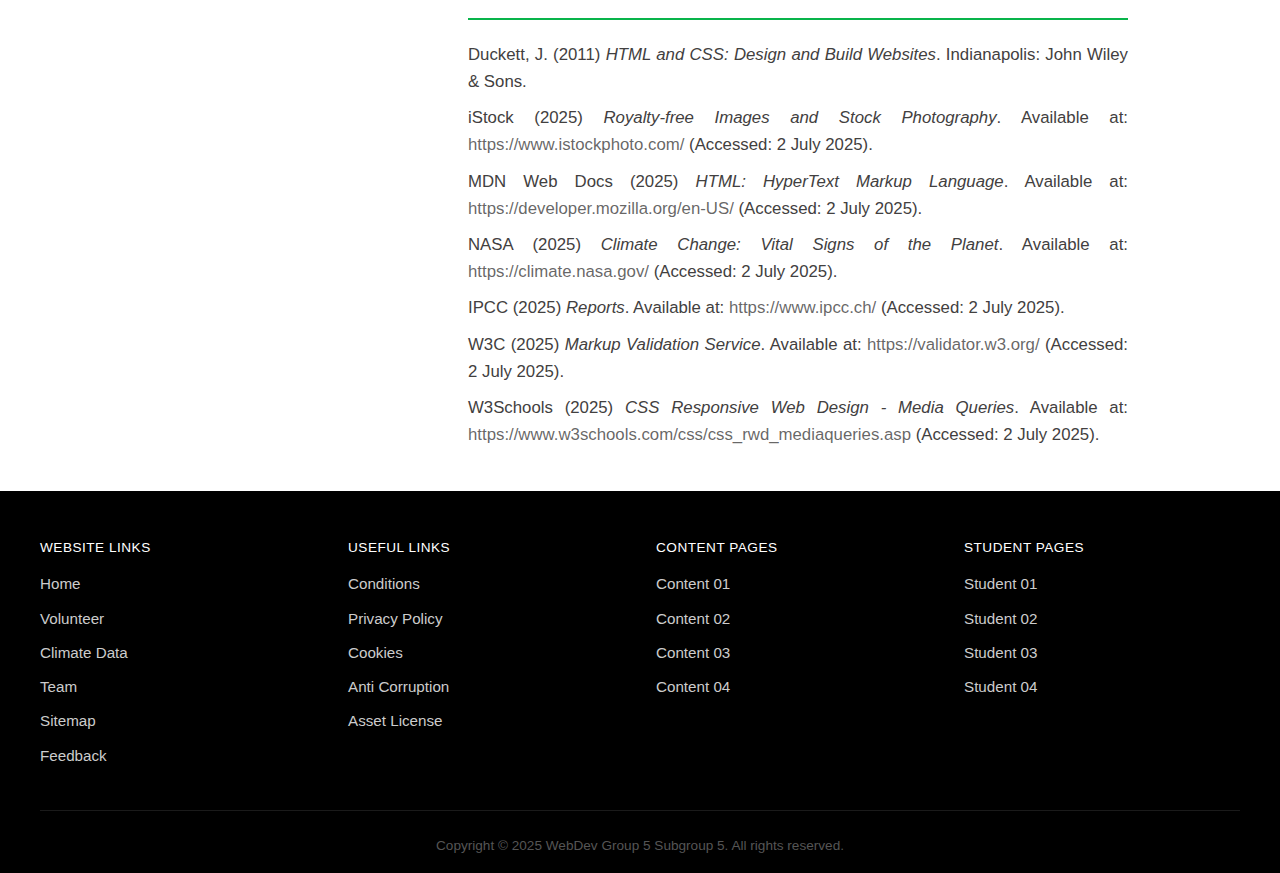
<file: pageEditor_ST4.html>
<!DOCTYPE html>
<html lang="en">
  <head>
    <meta charset="UTF-8" />
    <meta name="viewport" content="width=device-width, initial-scale=1.0" />
    <title>Student 4: Page Editor | SAGE</title>
    <link rel="stylesheet" href="./css/global.css" />
    <link rel="stylesheet" href="./css/pageEditor_validator.css" />
    <link rel="icon" href="./assets/images/favicon.png" />
    <meta
      name="description"
      content="SAGE empowers individuals and communities to take meaningful climate action. Join us in building a sustainable future for everyone."
    />
    <meta
      name="keywords"
      content="climate action, sustainability, environment, global warming, green energy, carbon footprint"
    />
    <meta name="author" content="Kavinu" />
    <link
      rel="stylesheet"
      href="https://cdnjs.cloudflare.com/ajax/libs/font-awesome/6.5.0/css/all.min.css"
    />
    <script src="./js/script.js"></script>
  </head>
  <body>
    <header class="header" id="header">
      <div class="header-left">
        <div style="display: flex; align-items: center; gap: 16px">
          <div class="logo-primary">
            <a href="/"><img src="./assets/images/logo.png" alt="SAGE" /></a>
          </div>
          <div class="logo logo-text"><a href="/">SAGE</a></div>
          <div class="logo-separator"></div>
          <div class="logo">
            <a href="https://sdgs.un.org/" target="_blank">
              <img src="./assets/images/sdgsaf.webp" alt="SDG Logo" />
            </a>
          </div>
        </div>
        <div class="mobile-menu-button" onclick="toggleMobileMenu()">☰</div>
      </div>

      <nav class="nav-links">
        <a href="./home.html">Home</a>
        <a href="./volunteer.html">Volunteer</a>
        <a href="./table.html">Climate Data</a>
        <a href="./team.html">Team</a>
        <a href="./sitemap.html">Sitemap</a>
        <a href="./feedback.html">Feedback</a>
      </nav>

      <div class="header-right">
        <a href="./profile.html" class="profile-button">Profile →</a>
      </div>

      <div class="mobile-nav" id="mobileNav">
        <a href="./home.html">Home</a>
        <a href="./volunteer.html">Volunteer</a>
        <a href="./table.html">Climate Data</a>
        <a href="./team.html">Team</a>
        <a href="./sitemap.html">Sitemap</a>
        <a href="./feedback.html">Feedback</a>
        <a href="./profile.html" class="profile-button">Profile →</a>
      </div>
    </header>

    <section class="content-h">
      <h2>Kavinu Thepul, Student 04</h2>
    </section>

    <div class="container">
      <aside>
        <h3>Core pages developed:</h3>
        <hr />
        <ul class="top-level-ul">
          <li>Student 1</li>
          <ul>
            <li><a href="#">Splash page</a></li>
            <li><a href="#">Volunteer page</a></li>
            <li><a href="#">Content page</a></li>
          </ul>
          <li>Student 2</li>
          <ul>
            <li><a href="#">Home page </a></li>
            <li><a href="#">Table page</a></li>
            <li><a href="#">Content page</a></li>
          </ul>
          <li>Student 3</li>
          <ul>
            <li><a href="#">Feedback page</a></li>
            <li><a href="#">Team page</a></li>
            <li><a href="#">Content page</a></li>
          </ul>
          <li>Student 4</li>
          <ul>
            <li><a href="#profileVal">Profile page </a></li>
            <li><a href="#sitemapVal">Sitemap page</a></li>
            <li><a href="#contentVal">Content page</a></li>
          </ul>
          <li><a href="#challenge">Challenges and Lessons Learned</a></li>
          <li><a href="#compliance">Compliance</a></li>
          <li><a href="#ref">References</a></li>
        </ul>
      </aside>

      <main>
        <div class="content">
          <section>
            <h2 id="profile">Profile Page</h2>
            <hr />
            <h3>Technical Description</h3>
            <p>Key HTML and CSS techniques used:</p>
            <ul>
              <li>
                HTML Structure:
                <ul>
                  <li>
                    Used semantic tags like <code>&lt;section&gt;</code>,
                    <code>&lt;header&gt;</code>, <code>&lt;nav&gt;</code>,
                    <code>&lt;footer&gt;</code>, and
                    <code>&lt;main&gt;</code> for accessibility and logical
                    layout.
                  </li>
                  <li>
                    Profile content is grouped into clear categories such as
                    user info, skills, goals, and contact form using separate
                    <code>&lt;section&gt;</code> blocks.
                  </li>
                  <li>
                    Used <code>&lt;ul&gt;</code> and <code>&lt;li&gt;</code> for
                    lists of skills, goals, and experiences.
                  </li>
                  <li>
                    Form inputs are labeled with
                    <code>&lt;label for&gt;</code> for better accessibility and
                    validation.
                  </li>
                </ul>
              </li>
              <li>
                CSS Styling:
                <ul>
                  <li>
                    Used <code>column-count</code> in
                    <code>.profile-layout</code> to create a two-column
                    responsive layout.
                  </li>
                  <li>
                    Used <code>border-radius</code>, <code>box-shadow</code>,
                    and <code>transition</code> for smooth hover effects on
                    cards.
                  </li>
                  <li>
                    Each section uses max-width and padding for clear spacing
                    and visual hierarchy.
                  </li>
                  <li>
                    Progress bars for skills and goals are implemented using
                    <code>.progress-bar</code> and
                    <code>.progress-fill</code> divs with dynamic
                    <code>width</code> values.
                  </li>
                  <li>
                    Responsive design handled using media queries for tablet and
                    mobile screen widths.
                  </li>
                </ul>
              </li>
            </ul>

            <h3>Accessibility</h3>
            <ul>
              <li>
                Semantic HTML tags (e.g. <code>&lt;main&gt;</code>,
                <code>&lt;section&gt;</code>) enhance screen reader
                compatibility.
              </li>
              <li>
                All images use descriptive <code>alt</code> attributes (e.g.
                profile photo, interest icons).
              </li>
              <li>
                Form inputs include <code>&lt;label&gt;</code> elements linked
                to <code>id</code>s using <code>for</code> attributes.
              </li>
              <li>
                Color contrast (e.g. green buttons on light backgrounds) ensures
                text is readable.
              </li>
              <li>
                A scroll-to-top button with <code>aria-label</code> improves
                keyboard navigation and accessibility.
              </li>
              <li>
                Focus states and input validation (e.g.
                <code>required</code> fields) support user interaction.
              </li>
            </ul>

            <h3>Link to the Validation Page</h3>
            <p>
              <a href="./validation_ST4.html#profileVal">Profile Validation </a
              >| Student 4: Validation Page
            </p>

            <h3>Link to the Page</h3>
            <p>
              <a href="./profile.html">Profile Page</a>
            </p>
          </section>

          <section>
            <h2 id="sitemap">Sitemap Page</h2>
            <hr />

            <h3>Technical Description</h3>
            <ul>
              <li>HTML Structure:</li>
              <ul>
                <li>
                  Uses semantic HTML elements like
                  <code>&lt;section&gt;</code> and <code>&lt;main&gt;</code> for
                  structure and readability.
                </li>
                <li>
                  Interactive sitemap created using <code>&lt;svg&gt;</code>,
                  <code>&lt;rect&gt;</code>, <code>&lt;text&gt;</code>, and
                  <code>&lt;line&gt;</code> for scalable vector graphics.
                </li>
                <li>
                  SVG elements are nested in <code>&lt;a&gt;</code> tags to
                  enable clickable navigation.
                </li>
                <li>
                  Separate SVG structures are used for desktop and mobile views
                  with <code>.svg-desktop</code> and
                  <code>.svg-mobile</code> classes.
                </li>
              </ul>

              <li>CSS Techniques:</li>
              <ul>
                <li>
                  SVG elements are styled using class selectors like
                  <code>.rect1</code>, <code>.rect2</code>,
                  <code>.rect3</code> to differentiate shape sizes.
                </li>
                <li>
                  <code>fill</code>, <code>stroke</code>, and
                  <code>transition</code> properties enhance interactivity with
                  hover effects on rectangles.
                </li>
                <li>
                  Text within SVGs styled via <code>svg text</code> selectors
                  for font size and color control.
                </li>
                <li>
                  <code>section</code> has max width/height and shows scrollbars
                  on hover to keep layout clean initially.
                </li>
                <li>
                  Responsiveness handled using media queries: below 600px, the
                  desktop SVG is hidden and the mobile SVG is shown instead.
                </li>
              </ul>
            </ul>

            <h3>Accessibility</h3>
            <ul>
              <li>Uses semantic tags to improve screen reader support.</li>
              <li>
                Links embedded within <code>&lt;a&gt;</code> tags inside SVGs
                allow keyboard and assistive technology access.
              </li>
              <li>Hover effects provide visual feedback for mouse users.</li>
              <li>
                Mobile-friendly version ensures the content is accessible on
                smaller screens.
              </li>
            </ul>

            <h3>Link to the Validation Page</h3>
            <p>
              <a href="./validation_ST4.html#sitemapVal">Sitemap Validation </a
              >| Student 4: Validation Page
            </p>

            <h3>Link to the Page</h3>
            <p>
              <a href="./sitemap.html">Sitemap Page</a>
            </p>
          </section>

          <section>
            <h2 id="content">Content Page</h2>
            <hr />
            <h3>Technical Description</h3>
            <ul>
              <li>HTML Structure:</li>
              <ul>
                <li>
                  Uses semantic tags like <code>&lt;section&gt;</code>,
                  <code>&lt;nav&gt;</code>, and <code>&lt;main&gt;</code> to
                  structure content meaningfully.
                </li>
                <li>
                  The sidebar uses a nested <code>&lt;ul&gt;</code> list with
                  icons and anchor tags linking to specific
                  <code>id</code>-based sections for smooth in-page navigation.
                </li>
                <li>
                  Each section contains a heading, descriptive text, and
                  relevant media (e.g. <code>&lt;img&gt;</code> and
                  <code>&lt;iframe&gt;</code>).
                </li>
                <li>
                  Embedded YouTube and interactive maps are included using
                  <code>&lt;iframe&gt;</code> tags inside responsive wrappers.
                </li>
              </ul>

              <li>CSS Styling:</li>
              <ul>
                <li>
                  The page layout is split using a flex container in the
                  <code>.container</code> class to position sidebar and content
                  side-by-side.
                </li>
                <li>
                  <code>.sidebar</code> is styled with padding, box-shadow, and
                  hover transitions for a card-like UI with interactive
                  navigation items.
                </li>
                <li>
                  Section headings use distinct classes like
                  <code>.content-h</code> and
                  <code>.header-for-content</code> to control size and color
                  (e.g. <span>green highlights</span>).
                </li>
                <li>
                  Responsive design handled using media queries for screens
                  under 768px and 600px. This hides sidebar text labels and
                  adjusts padding/font sizes.
                </li>
                <li>
                  <code>iframe</code> and <code>img</code> tags are styled for
                  full width display, with <code>border-radius</code> and
                  <code>box-shadow</code> for visual polish.
                </li>
              </ul>
            </ul>

            <h3>Accessibility</h3>
            <ul>
              <li>
                All images include descriptive <code>alt</code> text (e.g.
                "Greenhouse gas chart", "Earth’s climate system").
              </li>
              <li>
                Consistent heading levels (<code>h1</code>, <code>h2</code>) for
                proper content hierarchy, supporting screen readers and keyboard
                navigation.
              </li>
              <li>
                Embedded videos and maps use descriptive
                <code>title</code> attributes for accessibility.
              </li>
              <li>
                Contrast-friendly text and hover effects improve readability for
                all users.
              </li>
              <li>
                Navigation sidebar uses anchor links with clear labels and icons
                to support both visual and keyboard navigation.
              </li>
            </ul>

            <h3>Link to the Validation Page</h3>
            <p>
              <a href="./validation_ST4.html#contentVal"> Content Validation </a
              >| Student 4: Validation Page
            </p>

            <h3>Link to the Page</h3>
            <p>
              <a href="./content_ST4.html"> Content Page </a>
            </p>
          </section>

          <section>
            <h2 id="challenge">Challenges and Lessons Learned</h2>
            <hr />
            <ul>
              <li>
                Responsive Design: Ensuring proper layout across screen sizes
                was challenging. Media queries were applied to restructure
                content like sidebars and form elements for better mobile
                usability.
              </li>
              <li>
                SVG Implementation: Building an interactive visual sitemap using
                SVG required learning how to nest
                <code>&lt;a&gt;</code> elements inside
                <code>&lt;svg&gt;</code> and style them with CSS for hover
                feedback.
              </li>
              <li>
                Form Accessibility: Structuring form fields with proper
                <code>&lt;label for&gt;</code> usage, placeholder text, and
                required validation enhanced accessibility and user guidance.
              </li>
              <li>
                Content Linking: Creating section-based anchor navigation in the
                content page required accurate ID management and styling
                consistency between links and their target sections.
              </li>
              <li>
                Lessons Learned: A key takeaway is that accessibility,
                responsiveness, and semantic structure are just as important as
                visual design. Online documentation and validators were vital to
                overcoming development issues.
              </li>
            </ul>
          </section>

          <section>
            <h2 id="compliance">Compliance</h2>
            <hr />
            <ul>
              <li>
                HTML & CSS Validation: The site complies with HTML5 and CSS3
                standards, verified through W3C validation tools. Errors and
                warnings were resolved throughout the development process.
              </li>
              <li>
                Accessibility: The site includes semantic elements, alt
                attributes for images, accessible form labels, and logical
                heading structures, aligning with WCAG 2.1 guidelines.
              </li>
              <li>
                JANET Guidelines: All content adheres to JANET's Acceptable Use
                Policy by avoiding commercial or inappropriate material, using
                verified educational sources, and ensuring user safety.
              </li>
              <li>
                Copyright and Data: All external resources are credited, and no
                personal data is collected or stored, meeting GDPR expectations.
              </li>
            </ul>
          </section>

          <section>
            <h2 id="ref">References</h2>
            <hr />
            <div class="ref">
              <ul>
                <li>
                  Duckett, J. (2011)
                  <i>HTML and CSS: Design and Build Websites</i>. Indianapolis:
                  John Wiley & Sons.
                </li>
                <li>
                  iStock (2025)
                  <i>Royalty-free Images and Stock Photography</i>. Available
                  at:
                  <a href="https://www.istockphoto.com/"
                    >https://www.istockphoto.com/</a
                  >
                  (Accessed: 2 July 2025).
                </li>
                <li>
                  MDN Web Docs (2025) <i>HTML: HyperText Markup Language</i>.
                  Available at:
                  <a href="https://developer.mozilla.org/en-US/"
                    >https://developer.mozilla.org/en-US/</a
                  >
                  (Accessed: 2 July 2025).
                </li>
                <li>
                  NASA (2025) <i>Climate Change: Vital Signs of the Planet</i>.
                  Available at:
                  <a href="https://climate.nasa.gov/"
                    >https://climate.nasa.gov/</a
                  >
                  (Accessed: 2 July 2025).
                </li>
                <li>
                  IPCC (2025) <i>Reports</i>. Available at:
                  <a href="https://www.ipcc.ch/">https://www.ipcc.ch/</a>
                  (Accessed: 2 July 2025).
                </li>
                <li>
                  W3C (2025) <i>Markup Validation Service</i>. Available at:
                  <a href="https://validator.w3.org/"
                    >https://validator.w3.org/</a
                  >
                  (Accessed: 2 July 2025).
                </li>
                <li>
                  W3Schools (2025)
                  <i>CSS Responsive Web Design - Media Queries</i>. Available
                  at:
                  <a
                    href="https://www.w3schools.com/css/css_rwd_mediaqueries.asp"
                    >https://www.w3schools.com/css/css_rwd_mediaqueries.asp</a
                  >
                  (Accessed: 2 July 2025).
                </li>
              </ul>
            </div>
          </section>
        </div>
      </main>
    </div>

    <button
      class="scroll-to-top"
      onclick="scrollToTop()"
      aria-label="Scroll to Top"
    >
      <i class="fas fa-arrow-up"></i>
    </button>

    <footer class="footer">
      <div class="footer-grid">
        <div class="footer-column">
          <h4>Website Links</h4>
          <a href="./home.html">Home</a>
          <a href="./volunteer.html">Volunteer</a>
          <a href="./table.html">Climate Data</a>
          <a href="./team.html">Team</a>
          <a href="./sitemap.html">Sitemap</a>
          <a href="./feedback.html">Feedback</a>
        </div>

        <div class="footer-column">
          <h4>Useful Links</h4>
          <a
            href="https://www.undp.org/sustainable-development-goals"
            target="_blank"
            >Conditions</a
          >
          <a
            href="https://sdgactioncampaign.org/privacy-policy/"
            target="_blank"
            >Privacy Policy</a
          >
          <a href="https://sdgdata.gov.uk/cookies/" target="_blank">Cookies</a>
          <a
            href="https://anti-corruption.org/themes/anti-corruption-in-sdgs-2/"
            target="_blank"
            >Anti Corruption</a
          >
          <a
            href="https://www.un.org/sustainabledevelopment/news/communications-material/"
            target="_blank"
            >Asset License</a
          >
        </div>

        <div class="footer-column">
          <h4>Content Pages</h4>
          <a href="./content_ST1.html">Content 01</a>
          <a href="./content_ST2.html">Content 02</a>
          <a href="./content_ST3.html">Content 03</a>
          <a href="./content_ST4.html">Content 04</a>
        </div>

        <div class="footer-column">
          <h4>Student Pages</h4>
          <a href="./pageEditor_ST1.html">Student 01</a>
          <a href="./pageEditor_ST2.html">Student 02</a>
          <a href="./pageEditor_ST3.html">Student 03</a>
          <a href="./pageEditor_ST4.html">Student 04</a>
        </div>
      </div>

      <div class="footer-bottom">
        <p>Copyright © 2025 WebDev Group 5 Subgroup 5. All rights reserved.</p>
      </div>
    </footer>

    <script>
      function toggleMobileMenu() {
        document.getElementById("header").classList.toggle("show-mobile-nav");
      }

      function scrollToTop() {
        window.scrollTo({ top: 0, behavior: "smooth" });
      }
    </script>
  </body>
</html>
</file>
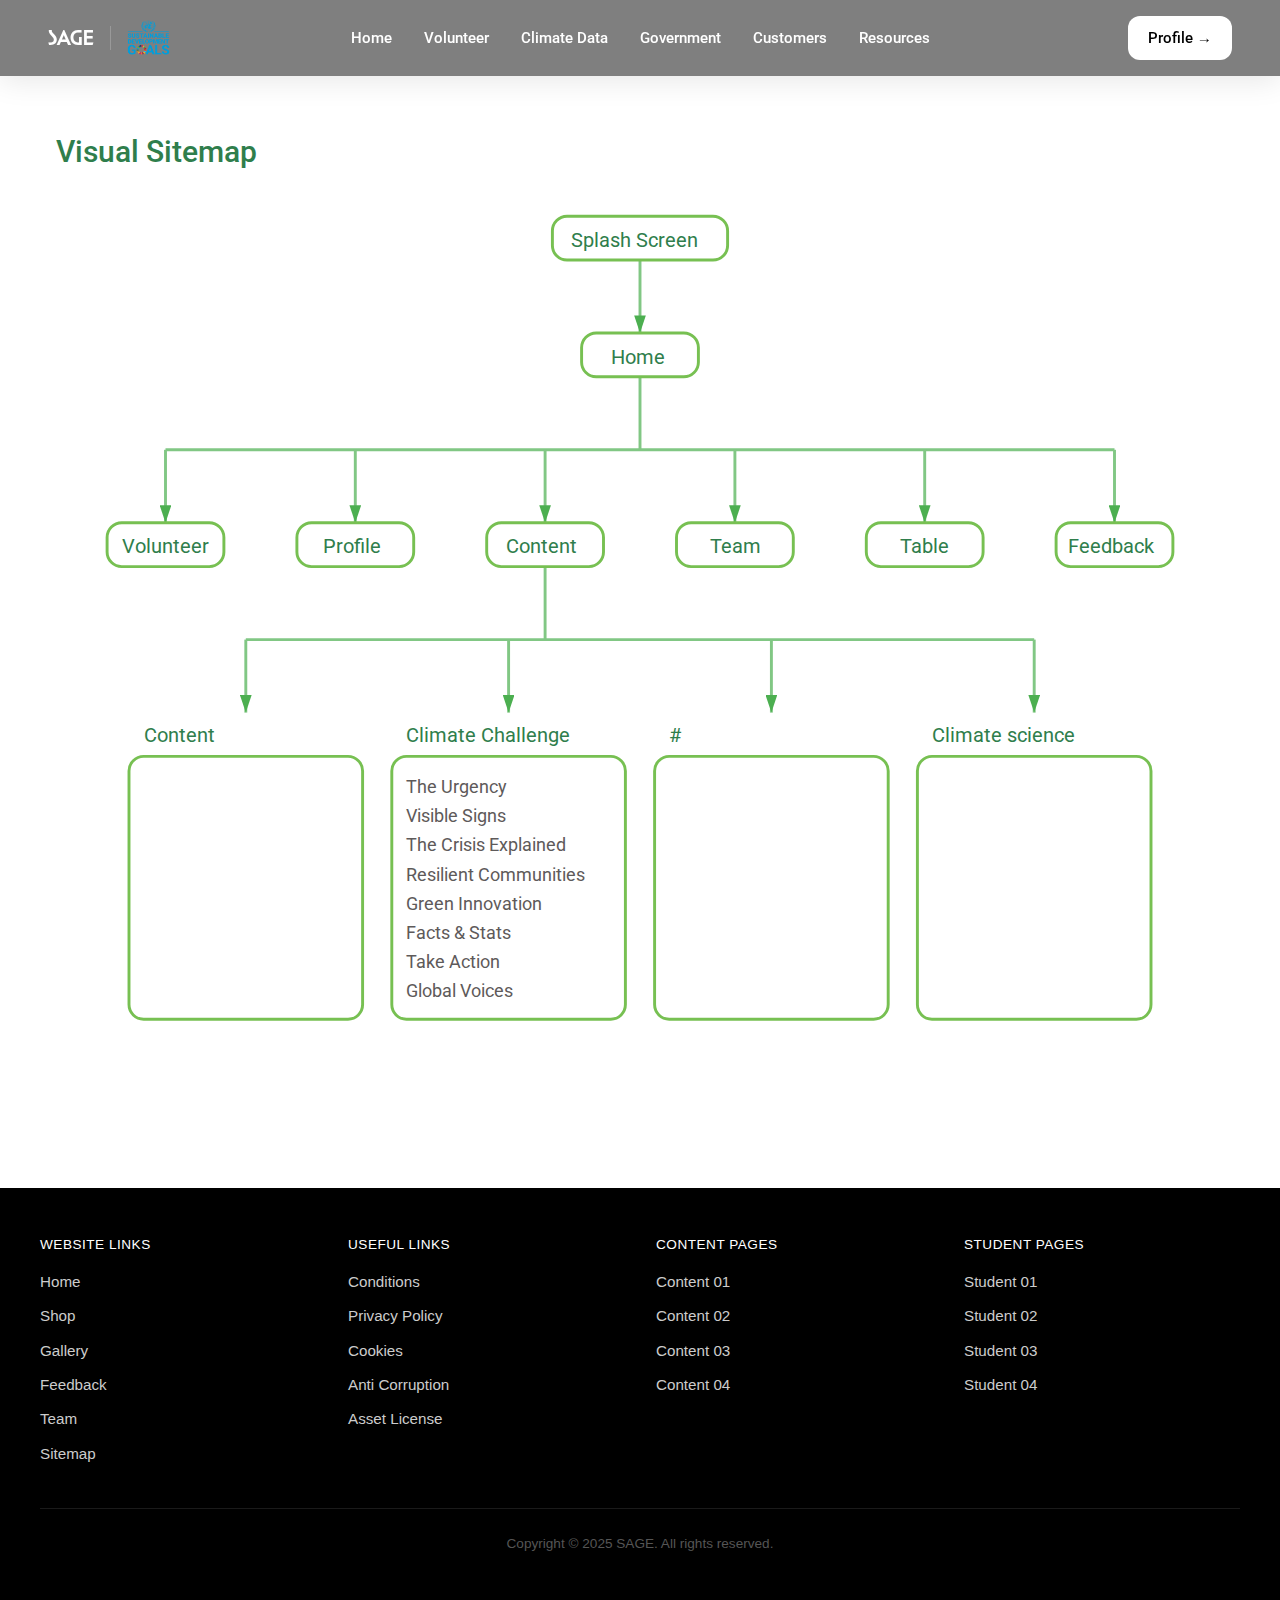
<file: sitemap.html>
<!DOCTYPE html>
<html lang="en">
  <head>
    <meta charset="UTF-8" />
    <meta name="viewport" content="width=device-width, initial-scale=1.0" />
    <title>Global Climate Data | SAGE</title>
    <link rel="stylesheet" href="./css/global.css" />
    <link rel="stylesheet" href="./css/sitemap.css" />
    <link rel="icon" href="./assets/images/favicon.png" />
    <meta
      name="description"
      content="SAGE empowers individuals and communities to take meaningful climate action. Join us in building a sustainable future for everyone."
    />
    <meta
      name="keywords"
      content="climate action, sustainability, environment, global warming, green energy, carbon footprint"
    />
    <meta name="author" content="Kavinu" />
    <link
      rel="stylesheet"
      href="https://cdnjs.cloudflare.com/ajax/libs/font-awesome/6.5.0/css/all.min.css"
    />
    <script src="./js/script.js"></script>
  </head>
  <body>
    <header class="header" id="header">
      <div class="header-left">
        <div style="display: flex; align-items: center; gap: 16px">
          <div class="logo logo-text">SAGE</div>
          <div class="logo-separator"></div>
          <div class="logo">
            <img src="./assets/images/sdgsaf.webp" alt="SDG Logo" />
          </div>
        </div>
        <div class="mobile-menu-button" onclick="toggleMobileMenu()">☰</div>
      </div>

      <nav class="nav-links">
        <a href="/">Home</a>
        <a href="#">Volunteer</a>
        <a href="/table.html">Climate Data</a>
        <a href="#">Government</a>
        <a href="#">Customers</a>
        <a href="#">Resources</a>
      </nav>

      <div class="header-right">
        <a href="./profile.html" class="profile-button">Profile →</a>
      </div>

      <div class="mobile-nav" id="mobileNav">
        <a href="/">Home</a>
        <a href="#">Volunteer</a>
        <a href="/table.html">Climate Data</a>
        <a href="#">Government</a>
        <a href="#">Customers</a>
        <a href="#">Resources</a>
        <a href="#" class="profile-button">Profile →</a>
      </div>
    </header>
    <main>
      <section class="site-map">
        <h1>Visual Sitemap</h1>
        <div class="svg-desktop">
          <svg viewBox="0 0 800 700">
            <defs>
              <marker
                id="arrowhead"
                markerWidth="6"
                markerHeight="4"
                refX="6"
                refY="2"
                orient="auto"
              >
                <polyline points="0 0, 6 2, 0 4" />
              </marker>
            </defs>
            <line
              x1="400"
              y1="50"
              x2="400"
              y2="100"
              marker-end="url(#arrowhead)"
            />
            <line x1="75" y1="180" x2="725" y2="180" />
            <line x1="400" y1="130" x2="400" y2="180" />
            <line
              x1="75"
              y1="180"
              x2="75"
              y2="230"
              marker-end="url(#arrowhead)"
            />
            <line
              x1="205"
              y1="180"
              x2="205"
              y2="230"
              marker-end="url(#arrowhead)"
            />
            <line
              x1="335"
              y1="180"
              x2="335"
              y2="230"
              marker-end="url(#arrowhead)"
            />
            <line
              x1="465"
              y1="180"
              x2="465"
              y2="230"
              marker-end="url(#arrowhead)"
            />
            <line
              x1="595"
              y1="180"
              x2="595"
              y2="230"
              marker-end="url(#arrowhead)"
            />
            <line
              x1="725"
              y1="180"
              x2="725"
              y2="230"
              marker-end="url(#arrowhead)"
            />
            <line x1="335" y1="260" x2="335" y2="310" />
            <line x1="130" y1="310" x2="670" y2="310" />
            <line
              x1="130"
              y1="310"
              x2="130"
              y2="360"
              marker-end="url(#arrowhead)"
            />
            <line
              x1="310"
              y1="310"
              x2="310"
              y2="360"
              marker-end="url(#arrowhead)"
            />
            <line
              x1="490"
              y1="310"
              x2="490"
              y2="360"
              marker-end="url(#arrowhead)"
            />
            <line
              x1="670"
              y1="310"
              x2="670"
              y2="360"
              marker-end="url(#arrowhead)"
            />

            <a href="#">
              <rect x="340" y="20" class="rect1" />
              <text x="353" y="41">Splash Screen</text>
            </a>
            <a href="#">
              <rect x="360" y="100" />
              <text x="380" y="121">Home</text>
            </a>
            <a href="#">
              <rect x="35" y="230" />
              <text x="45" y="251">Volunteer</text>
            </a>
            <a href="#">
              <rect x="165" y="230" />
              <text x="183" y="251">Profile</text>
            </a>
            <a href="#">
              <rect x="295" y="230" />
              <text x="308" y="251">Content</text>
            </a>
            <a href="#">
              <rect x="425" y="230" />
              <text x="448" y="251">Team</text>
            </a>
            <a href="#">
              <rect x="555" y="230" />
              <text x="578" y="251">Table</text>
            </a>
            <a href="#">
              <rect x="685" y="230" />
              <text x="693" y="251">Feedback</text>
            </a>
            <a href="#">
              <text x="60" y="380" class="content-heading">Content</text>
            </a>
            <rect x="50" y="390" class="rect-content" />
            <a href="#">
              <text x="240" y="380" class="content-heading">
                Climate Challenge
              </text>
            </a>
            <rect x="230" y="390" class="rect-content" />
            <a href="./content_ST2.html#urgency">
              <text x="240" y="415" class="content-text">The Urgency</text>
            </a>
            <a href="./content_ST2.html#visible-signs">
              <text x="240" y="435" class="content-text">Visible Signs</text>
            </a>
            <a href="./content_ST2.html#crisis-explained">
              <text x="240" y="455" class="content-text">
                The Crisis Explained
              </text>
            </a>
            <a href="./content_ST2.html#resilient-communities">
              <text x="240" y="475" class="content-text">
                Resilient Communities
              </text>
            </a>
            <a href="./content_ST2.html#green-innovation">
              <text x="240" y="495" class="content-text">Green Innovation</text>
            </a>
            <a href="./content_ST2.html#facts-stats">
              <text x="240" y="515" class="content-text">Facts & Stats</text>
            </a>
            <a href="./content_ST2.html#take-action">
              <text x="240" y="535" class="content-text">Take Action</text>
            </a>
            <a href="./content_ST2.html#global-voices">
              <text x="240" y="555" class="content-text">Global Voices</text>
            </a>
            <a href="./content_ST2.html#final-thoughts">
              <text x="240" y="5755" class="content-text">
                Every Action Counts
              </text>
            </a>
            <a href="#">
              <text x="420" y="380" class="content-heading">#</text>
            </a>
            <rect x="410" y="390" class="rect-content" />
            <a href="#">
              <text x="600" y="380" class="content-heading">
                Climate science
              </text>
            </a>
            <rect x="590" y="390" class="rect-content" />
          </svg>
        </div>
        <div class="svg-mobile">
          <svg viewBox="0 0 400 500"></svg>
        </div>
      </section>
    </main>

    <button
      class="scroll-to-top"
      onclick="scrollToTop()"
      aria-label="Scroll to Top"
    >
      <i class="fas fa-arrow-up"></i>
    </button>

    <footer class="footer">
      <div class="footer-grid">
        <div class="footer-column">
          <h4>Website Links</h4>
          <a href="#">Home</a>
          <a href="#">Shop</a>
          <a href="#">Gallery</a>
          <a href="#">Feedback</a>
          <a href="#">Team</a>
          <a href="#">Sitemap</a>
        </div>

        <div class="footer-column">
          <h4>Useful Links</h4>
          <a href="#">Conditions</a>
          <a href="#">Privacy Policy</a>
          <a href="#">Cookies</a>
          <a href="#">Anti Corruption</a>
          <a href="#">Asset License</a>
        </div>

        <div class="footer-column">
          <h4>Content Pages</h4>
          <a href="#">Content 01</a>
          <a href="./content_ST2.html">Content 02</a>
          <a href="#">Content 03</a>
          <a href="#">Content 04</a>
        </div>

        <div class="footer-column">
          <h4>Student Pages</h4>
          <a href="#">Student 01</a>
          <a href="#">Student 02</a>
          <a href="#">Student 03</a>
          <a href="#">Student 04</a>
        </div>
      </div>

      <div class="footer-bottom">
        <p>Copyright © 2025 SAGE. All rights reserved.</p>
      </div>
    </footer>

    <script>
      function toggleMobileMenu() {
        document.getElementById("header").classList.toggle("show-mobile-nav");
      }

      function scrollToTop() {
        window.scrollTo({ top: 0, behavior: "smooth" });
      }
    </script>
  </body>
</html>
</file>
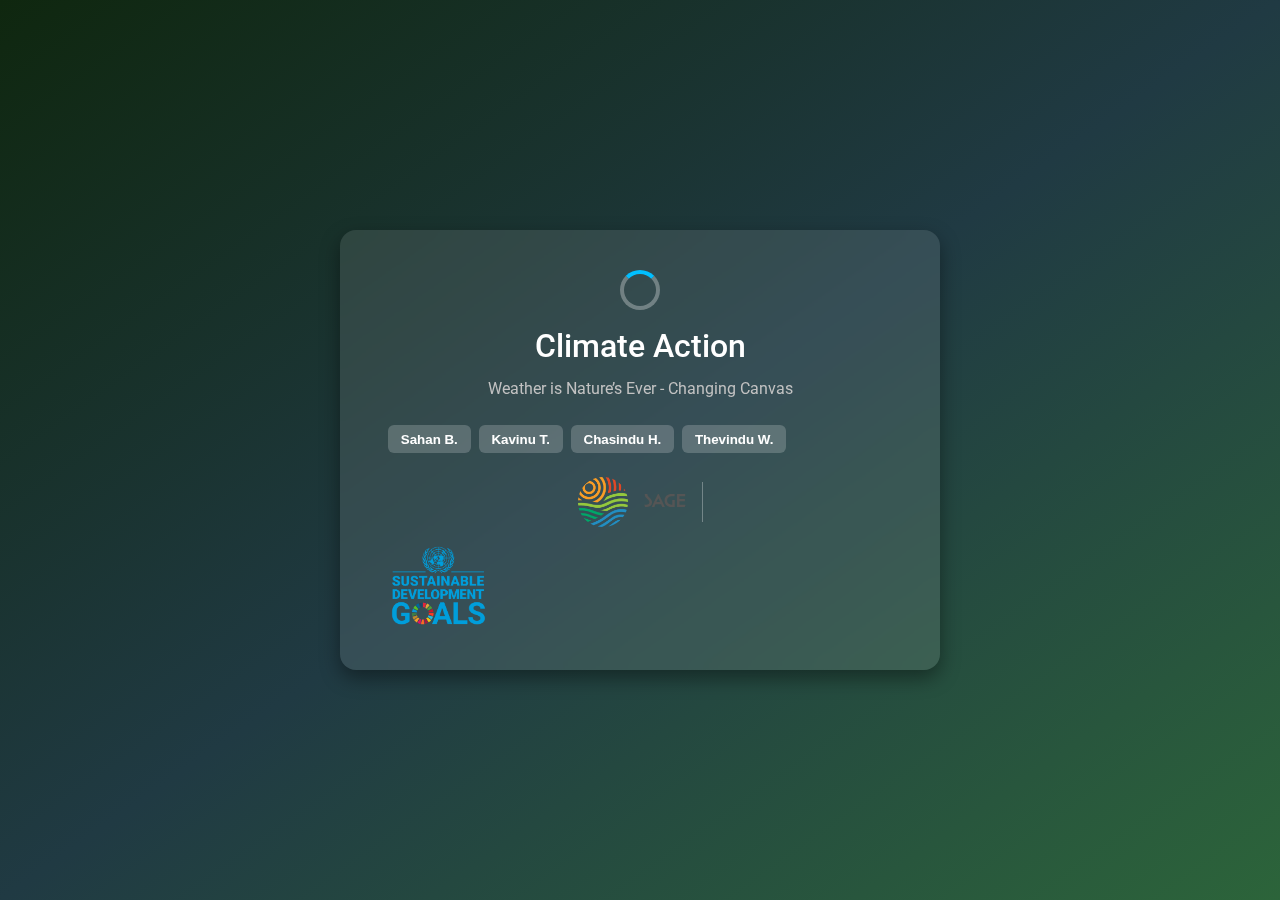
<file: splash.html>
<!DOCTYPE html>
<html lang="en">
  <head>
    <meta charset="UTF-8" />
    <meta name="viewport" content="width=device-width, initial-scale=1.0" />
    <title>Welcome to SAGE</title>
    <link rel="stylesheet" href="./css/global.css" />
    <link rel="stylesheet" href="./css/splash.css" />
    <link rel="icon" href="./assets/images/favicon.png" />
  </head>
  <body>
    <section id="splash">
      <div class="loader">
        <div class="spinner"></div>
      </div>
      <h2>Climate Action</h2>
      <p>Weather is Nature’s Ever - Changing Canvas</p>
      <div class="member-names">
        <button>Sahan B.</button>
        <button>Kavinu T.</button>
        <button>Chasindu H.</button>
        <button>Thevindu W.</button>
      </div>
      <div class="center">
        <div class="logo-primary">
          <a href="/"><img src="./assets/images/logo.png" alt="SAGE" /></a>
        </div>
        <div class="logo logo-text"><a href="/">SAGE</a></div>
        <div class="logo-separator"></div>
        <div class="logo">
          <a href="https://sdgs.un.org/" target="_blank">
            <img src="./assets/images/sdgsaf.webp" alt="SDG Logo" />
          </a>
        </div>
      </div>
    </section>
    <script>
      window.addEventListener("load", () => {
        const splash = document.getElementById("splash");
        setTimeout(() => {
          splash.style.display = "fadeOut 0.5s ease forwards";

          setTimeout(() => {
            window.location.href = "home.html";
          }, 500);
        }, 3000);
      });
    </script>
  </body>
</html>
</file>
<file: css/global.css>
@import url("https://fonts.googleapis.com/css2?family=Roboto:400;500;700&display=swap");
@import url("https://fonts.cdnfonts.com/css/helvetica-neue-55");
@font-face {
  font-family: "Astro";
  src: url("../assets/fonts/Astro.otf") format("truetype");
  font-weight: normal;
  font-style: normal;
}

*,
*::before,
*::after {
  box-sizing: border-box;
  margin: 0;
  padding: 0;
}

html {
  scroll-behavior: smooth;
}

body {
  font-family: "Helvetica Neue", "Roboto", -apple-system, BlinkMacSystemFont,
    "Segoe UI", sans-serif;
  font-size: 16px;
  line-height: 1.6;
  background-color: #fff;
  color: #000000;
  min-height: 100vh;
  display: flex;
  flex-direction: column;
  overflow-x: hidden;
  scroll-behavior: smooth;
  -webkit-font-smoothing: antialiased;
}

main {
  flex: 1;
  width: 100%;
  max-width: 1440px;
  margin: 0 auto;
  padding: 24px;
  scroll-behavior: smooth;
}

h1,
h2,
h3,
h4,
h5,
h6 {
  color: #000;
  font-weight: 500;
  line-height: 1.3;
}

p {
  color: #555;
  margin-bottom: 1em;
}

a {
  color: #555;
  text-decoration: none;
  transition: color 0.2s ease;
}

a:hover {
  color: #777;
}

img {
  max-width: 100%;
  height: auto;
  display: block;
}

/* ─────── Header ─────── */
.header {
  position: relative; /* So .mobile-nav can be positioned absolutely inside */
  display: grid;
  grid-template-columns: 1fr auto 1fr;
  align-items: center;
  padding: 16px 48px;
  z-index: 1000;
  position: sticky;
  top: 0;

  /* Glassmorphism */
  background: rgba(0, 0, 0, 0.5);
  box-shadow: 0 4px 30px rgba(0, 0, 0, 0.1);
  backdrop-filter: blur(15.8px);
  -webkit-backdrop-filter: blur(15.8px);
}

.header-left {
  display: flex;
  align-items: center;
  gap: 16px;
}

.logo {
  font-size: 1.3rem;
  font-weight: 500;
  color: white;
}

.logo-text {
  font-family: "Astro";
  height: 30px;
}

.logo img {
  width: 20%;
  height: 20%;
}

.logo-separator {
  width: 1px;
  height: 24px;
  background-color: rgba(255, 255, 255, 0.2);
}

.nav-links {
  display: flex;
  gap: 32px;
  justify-content: center;
}

.nav-links a {
  color: white;
  text-decoration: none;
  font-size: 0.95rem;
  font-weight: 500;
  transition: color 0.2s;
}

.nav-links a:hover {
  color: #ccc;
}

.header-right {
  display: flex;
  justify-content: flex-end;
}

.profile-button {
  background-color: white;
  color: black;
  padding: 10px 20px;
  border-radius: 12px;
  font-weight: 500;
  font-size: 0.95rem;
  text-decoration: none;
}

.profile-button:hover {
  color: black;
  background-color: #f2f2f2;
}

.mobile-menu-button {
  display: none;
  font-size: 1.8rem;
  color: white;
  cursor: pointer;
}

/* ─────── Mobile Nav ─────── */
.mobile-nav {
  display: none;
  flex-direction: column;
  gap: 16px;
  padding: 20px 48px;
  width: 100%;
  position: absolute;
  top: 100%;
  left: 0;
  z-index: 1001;
  border-radius: 0 0 15px 15px;

  /* Glassmorphism */
  background: rgba(6, 6, 6, 1);
  box-shadow: 0 4px 30px rgba(0, 0, 0, 0.1);
  backdrop-filter: blur(15.8px);
  -webkit-backdrop-filter: blur(15.8px);
  border-top: 1px solid rgba(255, 255, 255, 0.1);
}

.mobile-nav a {
  color: white;
  text-decoration: none;
  font-size: 1rem;
  font-weight: 500;
}

.mobile-nav a:hover {
  color: #ccc;
}

.mobile-nav .profile-button {
  margin-top: 24px;
  background-color: white;
  color: black;
  padding: 12px 24px;
  border-radius: 12px;
  font-size: 1rem;
  font-weight: 500;
  text-align: center;
  text-decoration: none;
  width: 100%;
  max-width: 280px;
  align-self: center;
}

/* ─────── Responsive Header ─────── */
@media (max-width: 768px) {
  .header {
    display: flex;
    flex-direction: column;
    align-items: center;
    padding: 16px 24px;
  }

  .header-left {
    justify-content: space-between;
    width: 100%;
  }

  .nav-links,
  .header-right {
    display: none;
  }

  .mobile-menu-button {
    display: block;
  }

  .header.show-mobile-nav .mobile-nav {
    display: flex;
  }
}

/* ─────── Footer ─────── */
.footer {
  background-color: #000;
  color: #ccc;
  padding: 48px 24px 32px;
  font-family: "Helvetica Neue", sans-serif;
  font-size: 0.95rem;
}

.footer-grid {
  display: grid;
  grid-template-columns: repeat(auto-fit, minmax(180px, 1fr));
  gap: 32px;
  max-width: 1200px;
  margin: 0 auto;
  padding-bottom: 32px;
  border-bottom: 1px solid rgba(255, 255, 255, 0.1);
}

.footer-column h4 {
  font-size: 0.85rem;
  font-weight: 500;
  color: #fff;
  margin-bottom: 16px;
  text-transform: uppercase;
  letter-spacing: 0.5px;
}

.footer-column a {
  display: block;
  margin-bottom: 10px;
  color: #ccc;
  text-decoration: none;
  transition: color 0.2s ease;
}

.footer-column a:hover {
  color: #fff;
}

.footer-bottom {
  text-align: center;
  margin-top: 24px;
  font-size: 0.85rem;
  color: #aaa;
  display: flex;
  flex-direction: column;
  gap: 4px;
}

.footer-bottom {
  color: #fff;
}

/* ─────── Responsive Footer ─────── */
@media (max-width: 600px) {
  .footer-grid {
    grid-template-columns: 1fr 1fr;
    gap: 24px;
  }

  .footer-column a {
    font-size: 0.9rem;
  }
}

/* ─────── Responsive Base Font ─────── */
@media (max-width: 768px) {
  body {
    font-size: 15px;
  }

  main {
    padding: 16px;
  }
}

@media (max-width: 480px) {
  body {
    font-size: 14px;
  }

  main {
    padding: 12px;
  }
}

.dropdown {
  position: relative;
  display: flex;
  justify-content: center;
  align-items: center;
  width: fit-content;
  margin: 20px auto;
  margin-bottom: -20px;
}

.dropdown-select {
  background-color: rgba(200, 200, 200, 0.2);
  color: #000;
  font-size: 0.75rem;
  text-align: center;
  font-family: "Helvetica Neue", sans-serif;
  text-transform: uppercase;
  padding: 0.5rem 2.5rem 0.5rem 1.25rem;
  border: 1px solid rgba(0, 0, 0, 0.2);
  border-radius: 8px;
  font-weight: 500;
  text-decoration: none;
  transition: all 0.3s ease;
  backdrop-filter: blur(6px);
  position: relative;
  z-index: 10;
  cursor: pointer;
}

.dropdown-select option {
  background-color: #fff;
  color: #000;
  text-align: left;
}

.main-button {
  background-color: rgba(200, 200, 200, 0.2);
  color: #fff;
  font-size: 0.75rem;
  text-align: center;
  font-family: "Helvetica Neue", sans-serif;
  text-transform: uppercase;
  padding: 0.5rem 1.25rem;
  border: 1px solid rgba(255, 255, 255, 0.2);
  border-radius: 8px;
  font-weight: 500;
  text-decoration: none;
  transition: all 0.3s ease;
  backdrop-filter: blur(6px);
  position: relative;
  z-index: 10;
}

.main-button:hover {
  background-color: #f2f2f2;
}

.block-section {
  background: #ffffff;
  color: #000000;
  padding: 1rem 1.5rem;
  font-family: "Outfit", sans-serif;
  margin-bottom: 2rem;
  margin-top: -2rem;
}

.block-container {
  max-width: 900px;
  margin: 0 auto;
}

.block-label {
  color: #14cb5a;
  font-size: 0.85rem;
  font-family: "Helvetica Neue", sans-serif;
  text-transform: uppercase;
  letter-spacing: 1px;
  display: block;
  margin-bottom: 0.5rem;
}

.page-label {
  color: #14cb5a;
  font-size: 0.95rem;
  font-family: "Helvetica Neue", sans-serif;
  text-transform: uppercase;
  letter-spacing: 1px;
  display: block;
  margin-bottom: 0.5rem;
}

.author-label {
  color: #5a5a5a;
  font-size: 0.85rem;
  font-family: "Helvetica Neue", sans-serif;
  text-transform: uppercase;
  letter-spacing: 1px;
  display: block;
  margin-bottom: 0.5rem;
}

.block-heading {
  font-size: 2rem;
  font-weight: 500;
  font-family: "Helvetica Neue", sans-serif;
  margin: 0 0 1.25rem;
  line-height: 1.3;
}

.header-for-content {
  font-size: 1.5rem;
  font-weight: 500;
  font-family: "Helvetica Neue", sans-serif;
  margin: 0 0 1.25rem;
  line-height: 1.2;
  text-align: left;
}

.block-content p {
  font-family: "Helvetica Neue", sans-serif;
  font-size: 1.05rem;
  line-height: 1.7;
  text-align: justify;
  margin-bottom: 1.2rem;
}

.content-h {
  font-family: "Helvetica Neue", sans-serif;
  font-size: 1.05rem;
  line-height: 1.7;
  text-align: center;
  margin-bottom: 1.2rem;
}

.content {
  font-family: "Helvetica Neue", sans-serif;
  font-size: 1.05rem;
  line-height: 1.6;
  text-align: justify;
  margin-bottom: 1.1rem;
}

.scroll-to-top {
  position: fixed;
  bottom: 30px;
  right: 30px;
  width: 50px;
  height: 50px;
  background-color: #1e1e1e;
  color: #fff;
  border: none;
  border-radius: 50%;
  box-shadow: 0 4px 12px rgba(0, 0, 0, 0.3);
  display: none;
  justify-content: center;
  align-items: center;
  font-size: 18px;
  cursor: pointer;
  transition: all 0.3s ease;
  z-index: 1000;
}

.scroll-to-top:hover {
  background-color: #00ff66;
  color: black;
  transform: translateY(-3px);
}

.cta-bar {
  display: flex;
  justify-content: space-between;
  align-items: center;
  margin-top: 3%;
  z-index: 10;
  padding: 2rem 3rem;
  border-radius: 1px;
  background: rgba(12, 191, 108, 0.866);
  backdrop-filter: blur(8px);
  border-top: 1px solid rgba(255, 255, 255, 0.08);
  border-bottom: 1px solid rgba(255, 255, 255, 0.08);
  box-shadow: 0 2px 12px rgba(1, 59, 34, 1);
  color: black;
  font-family: "Helvetica Neue", sans-serif;
}
</file>
<file: css/content_ST1.css>
.page-container {
  display: flex;
  min-height: 100vh;
}

section {
  scroll-margin-top: 90px;
}

.sidebar {
  width: 300px;
  background: linear-gradient(135deg, #14cb5a, #00a84a);
  color: white;
  padding: 2rem;
  position: sticky;
  left: 0;
  top: 76px;
  height: calc(100vh - 80px);
  overflow: auto;
  scrollbar-width: none; /* Firefox */
  -ms-overflow-style: none; /* IE and Edge */
  z-index: 500;
  box-shadow: 4px 0 15px rgba(0, 0, 0, 0.1);
}

.sidebar-brand {
  margin-bottom: 2rem;
  text-align: center;
  border-bottom: 1px solid rgba(255, 255, 255, 0.2);
  padding-bottom: 1rem;
}

.sidebar-brand h2 {
  font-size: 1.3rem;
  font-weight: 500;
  margin-bottom: 0.5rem;
  color: white;
}

.sidebar-brand p {
  font-size: 0.85rem;
  opacity: 0.9;
  color: rgba(255, 255, 255, 0.8);
}

.nav-section {
  margin-bottom: 1.5rem;
}

.nav-section h3 {
  font-size: 0.9rem;
  font-weight: 500;
  margin-bottom: 1rem;
  opacity: 0.9;
  text-transform: uppercase;
  letter-spacing: 0.5px;
  color: rgba(255, 255, 255, 0.8);
}

.nav-section .nav-links {
  list-style: none;
  display: inline;
  padding: 0;
}

.nav-section .nav-links li {
  margin-bottom: 0.3rem;
}

.nav-section .nav-links a {
  display: flex;
  align-items: center;
  padding: 0.6rem 1rem;
  color: rgba(255, 255, 255, 0.8);
  text-decoration: none;
  border-radius: 8px;
  transition: all 0.3s ease;
  font-weight: 500;
  font-size: 0.9rem;
}

.nav-section .nav-links a:hover {
  background: rgba(255, 255, 255, 0.1);
  color: white;
  transform: translateX(5px);
}

.nav-section .nav-links a i {
  margin-right: 0.7rem;
  font-size: 1rem;
  width: 16px;
}

.main-content {
  flex: 1;
  /* margin-left: 280px; */
  padding: 2rem;
  max-width: calc(100% - 280px);
}

.content-header {
  text-align: center;
  margin-bottom: 3rem;
  padding: 2rem 0;
  background: linear-gradient(
    135deg,
    rgba(20, 203, 90, 0.1),
    rgba(0, 168, 74, 0.05)
  );
  border-radius: 15px;
  border: 1px solid rgba(20, 203, 90, 0.2);
}

.content-header h1 {
  font-size: 2.5rem;
  color: #000;
  margin-bottom: 1rem;
  font-weight: 500;
}

.content-header p {
  font-size: 1.2rem;
  color: #555;
  max-width: 800px;
  margin: 0 auto;
  line-height: 1.6;
}

.content-section {
  background: white;
  margin-bottom: 2rem;
  padding: 2rem;
  border-radius: 12px;
  box-shadow: 0 2px 10px rgba(0, 0, 0, 0.08);
  border-left: 4px solid #14cb5a;
}

.content-section h2 {
  font-size: 1.8rem;
  color: #000;
  margin-bottom: 1.5rem;
  font-weight: 500;
  border-bottom: 2px solid #14cb5a;
  padding-bottom: 0.5rem;
}

.content-section h3 {
  font-size: 1.4rem;
  color: #000;
  margin: 1.5rem 0 1rem 0;
  font-weight: 500;
}

.content-section h4 {
  font-size: 1.2rem;
  color: #14cb5a;
  margin: 1.2rem 0 0.8rem 0;
  font-weight: 500;
}

.content-section p {
  color: #555;
  margin-bottom: 1.2rem;
  line-height: 1.7;
  font-size: 1rem;
}

.content-section ul,
.content-section ol {
  margin-bottom: 1.5rem;
  padding-left: 1.5rem;
}

.content-section li {
  margin-bottom: 0.5rem;
  color: #555;
  line-height: 1.6;
}

.highlight-box {
  background: linear-gradient(
    135deg,
    rgba(20, 203, 90, 0.1),
    rgba(0, 168, 74, 0.05)
  );
  border: 1px solid rgba(20, 203, 90, 0.3);
  border-radius: 10px;
  padding: 1.5rem;
  margin: 1.5rem 0;
}

.highlight-box h4 {
  color: #00a84a;
  margin-top: 0;
  margin-bottom: 1rem;
}

.stats-grid {
  display: grid;
  grid-template-columns: repeat(auto-fit, minmax(200px, 1fr));
  gap: 1.5rem;
  margin: 2rem 0;
}

.stat-card {
  background: #f8f9fa;
  padding: 1.5rem;
  border-radius: 10px;
  text-align: center;
  border: 1px solid rgba(20, 203, 90, 0.2);
}

.stat-number {
  font-size: 2rem;
  font-weight: 500;
  color: #14cb5a;
  margin-bottom: 0.5rem;
}

.stat-label {
  font-size: 0.9rem;
  color: #666;
  font-weight: 400;
}

.mobile-sidebar-toggle {
  display: none;
  position: fixed;
  top: 100px;
  left: 20px;
  background: #14cb5a;
  color: white;
  border: none;
  padding: 10px;
  border-radius: 50%;
  cursor: pointer;
  z-index: 1001;
  font-size: 1.2rem;
  width: 45px;
  height: 45px;
}

@media (max-width: 768px) {
  .sidebar {
    transform: translateX(-100%);
    transition: transform 0.3s ease;
  }

  .sidebar.open {
    transform: translateX(0);
  }

  .main-content {
    margin-left: 0;
    max-width: 100%;
    padding: 1rem;
  }

  .mobile-sidebar-toggle {
    display: block;
  }

  .content-header h1 {
    font-size: 2rem;
  }

  .content-header p {
    font-size: 1rem;
  }

  .stats-grid {
    grid-template-columns: 1fr;
  }
}

.back-to-top {
  position: fixed;
  bottom: 30px;
  right: 30px;
  background: #14cb5a;
  color: white;
  border: none;
  padding: 15px;
  border-radius: 50%;
  cursor: pointer;
  font-size: 1.2rem;
  box-shadow: 0 4px 12px rgba(0, 0, 0, 0.2);
  transition: all 0.3s ease;
  z-index: 1000;
}

.back-to-top:hover {
  background: #00a84a;
  transform: translateY(-3px);
}
</file>
<file: css/content_ST3.css>
/* ========== Layout ========== */
.blog-layout {
  display: flex;
  max-width: 1400px;
  margin: 0 auto;
  padding: 32px 24px;
  gap: 32px;
}

/* Anchor scroll offset */
section {
  scroll-margin-top: 100px;
  background-color: #fff;
  padding: 2rem;
  border-radius: 12px;
  margin-bottom: 2rem;
  box-shadow: 0 6px 18px rgba(0, 0, 0, 0.05);
  transition: transform 0.3s ease;
}

section:hover {
  transform: translateY(-4px);
}

/* ========== Sidebar Navigation ========== */
.sidebar-nav {
  width: 250px;
  padding: 100px 15px;
  background-color: #ffffff;
  border-right: 1px solid #ccc;
  position: sticky;
  top: 0;
  height: 100vh;
  overflow-y: auto;
  flex-shrink: 0;
}

.sidebar-nav h3 {
  font-size: 1.1rem;
  margin-bottom: 16px;
  border-bottom: 2px solid #588157;
  padding-bottom: 6px;
  color: #111;
  text-transform: uppercase;
  letter-spacing: 0.5px;
  display: flex;
  align-items: center;
  gap: 8px;
}

.sidebar-nav ul {
  list-style: none;
  padding: 0;
  margin: 0;
}

.sidebar-nav li {
  margin-bottom: 10px;
}

.sidebar-nav a {
  color: #333;
  font-size: 0.95rem;
  text-decoration: none;
  transition: color 0.2s ease, transform 0.2s ease;
  display: flex;
  align-items: center;
  gap: 10px;
}

.sidebar-nav a i {
  color: #3a5a40;
  font-size: 1rem;
  min-width: 20px;
}

.sidebar-nav a:hover {
  color: #588157;
  transform: translateX(4px);
}

/* ========== Content Sections ========== */
.content {
  flex-grow: 1;
  padding: 0 10px;
}

.block-heading {
  font-size: 2rem;
  color: #3a5a40;
  margin-bottom: 1rem;
  text-align: center;
}

.header-for-content {
  font-size: 1.5rem;
  margin-top: 2rem;
  margin-bottom: 0.75rem;
  color: #3a5a40;
}

.content p {
  color: #444;
  line-height: 1.7;
  margin-bottom: 1.2rem;
}

/* ========== Placeholder Image Styles ========== */
img.placeholder {
  width: 100%;
  height: auto;
  border-radius: 10px;
  border: 2px solid #ccc;
  margin: 1.5rem 0;
}

.hero-image {
  width: 100%;
  max-width: 1000px;
  height: auto;
  border-radius: 16px;
  border: 4px solid #ccc;
  box-shadow: 0 6px 24px rgba(0, 0, 0, 0.1);
  transition: transform 0.4s ease;
}

.hero-image:hover {
  transform: scale(1.015);
}

/* === Solar Content Image Styling === */
.content-image {
  width: 100%;
  max-width: 700px;
  height: auto;
  display: block;
  margin: 1.5rem auto;
  border-radius: 12px;
  border: 3px solid #ccc;
  box-shadow: 0 4px 16px rgba(0, 0, 0, 0.1);
  transition: transform 0.3s ease;
}

.content-image:hover {
  transform: scale(1.02);
}

/* ========== Responsive Adjustments ========== */
@media (max-width: 1024px) {
  .blog-layout {
    flex-direction: column;
  }

  .sidebar-nav {
    position: relative;
    width: 100%;
    height: auto;
    border-right: none;
    border-bottom: 1px solid #ccc;
    padding: 16px;
  }

  .sidebar-nav ul {
    display: flex;
    flex-wrap: wrap;
    gap: 10px;
    justify-content: center;
  }

  .sidebar-nav li {
    margin: 0;
  }
}

.content section {
  background-color: #f1efef77;
  padding: 2rem;
  margin-bottom: 2.5rem;
  border-radius: 14px;
  box-shadow: 0 4px 20px rgba(0, 0, 0, 0.05);
  transition: transform 0.3s ease, opacity 0.3s ease;
}

/* Fade-up animation */
.content section {
  opacity: 0;
  transform: translateY(20px);
  animation: fadeUp 0.8s ease forwards;
}
@keyframes fadeUp {
  to {
    opacity: 1;
    transform: translateY(0);
  }
}

/* Headings */
.header-for-content {
  border-left: 4px solid #3a5a40;
  padding-left: 12px;
  margin-bottom: 1rem;
}

/* Lists */
.content ul {
  padding-left: 1.5rem;
  list-style: none;
  position: relative;
}

.content ul li {
  margin-bottom: 0.6rem;
  position: relative;
  padding-left: 1.6rem;
  color: #333;
}

.content ul li::before {
  content: "🌞";
  position: absolute;
  left: 0;
  top: 0.08rem;
}

.callout-box {
  background-color: #dcfade;
  border-left: 4px solid #5b9666;
  padding: 1rem 1.5rem;
  border-radius: 8px;
  margin-top: 1.5rem;
  color: #333;
}
</file>
<file: css/feedback.css>
* {
  margin: 0;
  padding: 0;
  font-family: "Segoe UI", Tahoma, Geneva, Verdana, sans-serif;
}

html {
  box-sizing: border-box;
}

body {
  background-color: #f8f9fa;
  color: #333;
  line-height: 1.6;
}

header {
  background-color: rgba(58, 90, 64, 0.8);
  color: white;
  padding: 20px;
  text-align: center;
}

h2 {
  font-size: 2rem;
  color: #588157;
  margin-bottom: 20px;
}

main {
  padding: 40px 20px;
  background-color: white;
  border-radius: 10px;
  box-shadow: 0 4px 20px rgba(0, 0, 0, 0.1);
  max-width: 800px;
  margin: 20px auto;
}

fieldset {
  border: 2px solid #588157;
  border-radius: 8px;
  padding: 20px;
  margin-bottom: 20px;
}

legend {
  font-size: 1.5rem;
  font-weight: bold;
  color: #588157;
}

label {
  font-weight: 500;
  margin-bottom: 5px;
  display: block;
}

.required::after {
  content: "*";
  color: #bc6c25;
  margin-left: 5px;
}

input[type="text"],
input[type="email"],
input[type="tel"],
input[type="date"],
input[type="datetime-local"],
input[type="file"],
select,
textarea {
  width: 100%;
  padding: 10px;
  border: 1px solid #ccc;
  border-radius: 8px;
  margin-bottom: 15px;
  font-size: 1rem;
  transition: border-color 0.3s ease;
}

input[type="text"]:focus,
input[type="email"]:focus,
input[type="tel"]:focus,
input[type="date"]:focus,
input[type="datetime-local"]:focus,
select:focus,
textarea:focus {
  border-color: #588157;
  outline: none;
}

input[type="radio"]:focus,
input[type="checkbox"]:focus {
  outline: 2px solid #588157;
}

input:focus,
select:focus,
textarea:focus {
  background-color: #eee;
  box-shadow: 0 0 0 4px rgba(88, 129, 87, 0.1);
}

textarea {
  resize: vertical;
}

.emoji-rating {
  display: flex;
  justify-content: space-between;
  max-width: 500px;
  margin: 20px 0;
}

.emoji-rating label {
  font-size: 30px;
  cursor: pointer;
  transition: transform 0.2s;
  position: relative;
}

.emoji-rating input[type="radio"] {
  display: none;
}

.emoji-rating span {
  display: inline-block;
  padding: 10px;
  transition: all 1s ease;
  filter: grayscale(100%);
  opacity: 0.5;
}

.emoji-rating .active {
  filter: grayscale(0%);
  opacity: 1;
  transform: scale(1.5);
}

.submit-btn,
.cancel-btn {
  background-color: #588157;
  color: white;
  padding: 10px 20px;
  border: none;
  border-radius: 5px;
  font-size: 1rem;
  cursor: pointer;
  transition: background-color 0.3s ease;
  margin-right: 10px;
}

.submit-btn:hover {
  background-color: #588157;
  box-shadow: 0 0 10px rgba(88, 129, 87, 0.4);
}

.cancel-btn {
  background-color: #f44336;
}

.cancel-btn:hover {
  background-color: #d32f2f;
}

/* Responsive Styles */
@media (max-width: 768px) {
  main {
    padding: 20px;
  }

  h2 {
    font-size: 1.5rem;
  }

  fieldset {
    margin-bottom: 1.2rem;
  }

  .submit-btn,
  .cancel-btn {
    width: 100%;
    margin: 5px 0;
  }
}

select {
  background-color: #f1f5f9;
  border: 1px solid #ccc;
  border-radius: 10px;
  padding: 12px 16px;
  font-size: 1rem;
  color: #333;
  background-image: url("data:image/svg+xml;charset=UTF-8,%3Csvg fill='%23588157' viewBox='0 0 24 24'%3E%3Cpath d='M7 10l5 5 5-5z'/%3E%3C/svg%3E");
  background-repeat: no-repeat;
  background-position: right 1rem center;
  background-size: 1rem;
  margin: 10px 0 25px;
}

select[multiple] {
  height: auto;
  min-height: 120px;
  background-color: #fdfdfd;
  border: 1px solid #ccc;
  padding: 10px;
  border-radius: 10px;
  font-size: 1rem;
  color: #333;
  scroll-behavior: smooth;
}

.radio-group {
  display: flex;
  gap: 15px;
  margin: 10px 0 20px;
}

.radio-button input[type="radio"] {
  display: none;
}

.radio-button span {
  padding: 10px 16px;
  background-color: #f1f5f9;
  border: 2px solid #ccc;
  border-radius: 8px;
  cursor: pointer;
  transition: all 0.3s ease;
  user-select: none;
  display: inline-block;
}

.radio-button input[type="radio"]:checked + span {
  background-color: #d4edda;
  border-color: #588157;
  color: #000;
  font-weight: 600;
}

input[list] {
  background-color: #fefefe;
  border: 1px solid #ccc;
  padding: 10px;
  border-radius: 10px;
  font-size: 1rem;
  margin: 5px 0 20px;
}

input[type="checkbox"] {
  transform: scale(1.2);
  accent-color: #588157;
  margin: 0 0 20px;
}

.form-table {
  width: 100%;
  border-collapse: collapse;
  margin: 0 0;
}

.form-table td {
  padding: 5px;
  vertical-align: middle;
}
</file>
<file: css/pageEditor_validator_ST1.css>
:root {
  --primary-green: #14cb5a;
  --secondary-green: #00a84a;
  --accent-green: #0f8a3d;
  --light-green: rgba(20, 203, 90, 0.1);
  --card-shadow: 0 4px 20px rgba(0, 0, 0, 0.08);
  --border-radius: 12px;
  --transition: all 0.3s ease;
}

h2 {
  scroll-margin-top: 120px;
}

section {
  scroll-margin-top: 80px;
}

body {
  font-family: "Segoe UI", Tahoma, Geneva, Verdana, sans-serif;
  line-height: 1.6;
  color: #333;
  background: linear-gradient(135deg, #f8f9fa 0%, #e9ecef 100%);
  min-height: 100vh;
}

/* Student Header Banner */
.student-banner {
  background: linear-gradient(
    135deg,
    var(--primary-green),
    var(--secondary-green)
  );
  color: white;
  padding: 2rem 0;
  text-align: center;
  margin-bottom: 2rem;
  position: relative;
  overflow: hidden;
  border-radius: 10px;
}

.student-banner::before {
  content: "";
  position: absolute;
  top: 0;
  left: 0;
  right: 0;
  bottom: 0;
  background: url('data:image/svg+xml,<svg xmlns="http://www.w3.org/2000/svg" viewBox="0 0 100 100"><circle cx="50" cy="50" r="2" fill="rgba(255,255,255,0.1)"/></svg>')
    repeat;
  opacity: 0.3;
}

.student-banner h1 {
  font-size: 2.5rem;
  margin: 0;
  position: relative;
  z-index: 1;
  text-shadow: 0 2px 4px rgba(0, 0, 0, 0.2);
}

.student-banner .student-role {
  font-size: 1.2rem;
  opacity: 0.9;
  margin-top: 0.5rem;
  position: relative;
  z-index: 1;
}

/* Main Container */
.page-container {
  max-width: 1400px;
  margin: 0 auto;
  padding: 2rem;
  display: flex;
  gap: 2rem;
  align-items: flex-start;
}

/* Sidebar Styles */
.sidebar {
  flex: 0 0 300px;
  background: white;
  border-radius: var(--border-radius);
  box-shadow: var(--card-shadow);
  padding: 2rem;
  position: sticky;
  top: 100px;
  max-height: calc(100vh - 120px);
  overflow-y: auto;
}

.sidebar h3 {
  color: var(--primary-green);
  margin-bottom: 1.5rem;
  font-size: 1.3rem;
  border-bottom: 2px solid var(--light-green);
  padding-bottom: 0.5rem;
}

.sidebar ul {
  list-style: none;
  padding: 0;
  margin: 0;
}

.sidebar > ul > li {
  margin-bottom: 1rem;
}

.sidebar > ul > li > ul {
  margin-left: 1rem;
  margin-top: 0.5rem;
}

.sidebar a {
  color: #555;
  text-decoration: none;
  display: block;
  padding: 0.5rem 0.75rem;
  border-radius: 6px;
  transition: var(--transition);
  border-left: 3px solid transparent;
}

.sidebar a:hover {
  background: var(--light-green);
  color: var(--primary-green);
  border-left-color: var(--primary-green);
  transform: translateX(2px);
}

.sidebar > ul > li:first-child {
  font-weight: 500px;
  color: var(--accent-green);
  padding: 0.5rem 0.75rem;
  background: var(--light-green);
  border-radius: 6px;
  margin-bottom: 1rem;
}

/* Main Content */
.main-content {
  flex: 1;
  background: white;
  border-radius: var(--border-radius);
  box-shadow: var(--card-shadow);
  overflow: hidden;
}

.content-header {
  background: linear-gradient(
    135deg,
    var(--light-green),
    rgba(0, 168, 74, 0.05)
  );
  padding: 2rem;
  border-bottom: 1px solid rgba(20, 203, 90, 0.2);
}

.content-header h1 {
  color: var(--primary-green);
  margin: 0 0 0.5rem 0;
  font-size: 2.2rem;
}

.content-header p {
  color: #666;
  margin: 0;
  font-size: 1.1rem;
}

.content-body {
  padding: 2rem;
}

/* Section Styles */
.documentation-section {
  margin-bottom: 3rem;
  padding: 2rem;
  border: 1px solid rgba(20, 203, 90, 0.15);
  border-radius: var(--border-radius);
  background: linear-gradient(135deg, #fafafa 0%, #f8f9fa 100%);
  position: relative;
}

.documentation-section::before {
  content: "";
  position: absolute;
  top: 0;
  left: 0;
  width: 4px;
  height: 100%;
  background: linear-gradient(
    135deg,
    var(--primary-green),
    var(--secondary-green)
  );
  border-radius: 0 4px 4px 0;
}

.documentation-section h2 {
  color: var(--primary-green);
  margin-bottom: 1.5rem;
  font-size: 1.8rem;
  display: flex;
  align-items: center;
  gap: 0.5rem;
}

.documentation-section h2::before {
  content: "🌱";
  font-size: 1.2rem;
}

.documentation-section h3 {
  color: var(--accent-green);
  margin: 1.5rem 0 1rem 0;
  font-size: 1.4rem;
}

.documentation-section h4 {
  color: var(--primary-green);
  margin: 1.2rem 0 0.8rem 0;
  font-size: 1.2rem;
}

.documentation-section p {
  margin-bottom: 1.2rem;
  line-height: 1.7;
  color: #555;
}

.documentation-section ul,
.documentation-section ol {
  margin-bottom: 1.5rem;
  padding-left: 1.5rem;
}

.documentation-section li {
  margin-bottom: 0.7rem;
  line-height: 1.6;
}

.documentation-section li strong {
  color: var(--accent-green);
}

/* Code Highlighting */
.documentation-section code {
  background: #f1f3f4;
  padding: 0.2rem 0.5rem;
  border-radius: 4px;
  font-family: "Courier New", monospace;
  font-size: 0.9rem;
  color: #d73a49;
  border: 1px solid rgba(215, 58, 73, 0.2);
}

/* Feature Grid */
.feature-grid {
  display: grid;
  grid-template-columns: repeat(auto-fit, minmax(300px, 1fr));
  gap: 1.5rem;
  margin: 2rem 0;
}

.feature-card {
  background: white;
  padding: 1.5rem;
  border-radius: 10px;
  border: 1px solid rgba(20, 203, 90, 0.2);
  box-shadow: 0 2px 10px rgba(0, 0, 0, 0.05);
  transition: var(--transition);
}

.feature-card:hover {
  transform: translateY(-2px);
  box-shadow: 0 4px 20px rgba(0, 0, 0, 0.1);
}

.feature-card h4 {
  color: var(--primary-green);
  margin-bottom: 1rem;
}

/* Highlight Boxes */
.highlight-box {
  background: linear-gradient(
    135deg,
    var(--light-green),
    rgba(0, 168, 74, 0.05)
  );
  border: 1px solid rgba(20, 203, 90, 0.3);
  border-radius: 10px;
  padding: 1.5rem;
  margin: 1.5rem 0;
  position: relative;
}

.highlight-box::before {
  content: "✓";
  position: absolute;
  top: 1rem;
  right: 1rem;
  background: var(--primary-green);
  color: white;
  width: 24px;
  height: 24px;
  border-radius: 50%;
  display: flex;
  align-items: center;
  justify-content: center;
  font-size: 0.8rem;
  font-weight: 500px;
}

.highlight-box h4 {
  color: var(--secondary-green);
  margin-top: 0;
  margin-bottom: 1rem;
}

/* Link Section */
.link-section {
  background: linear-gradient(
    135deg,
    var(--primary-green),
    var(--secondary-green)
  );
  color: white;
  padding: 2rem;
  border-radius: 10px;
  text-align: center;
  margin-top: 2rem;
}

.link-section h3 {
  margin-bottom: 1rem;
  color: white;
}

.link-section a {
  color: white;
  text-decoration: none;
  font-weight: 500px;
  padding: 0.75rem 1.5rem;
  border: 2px solid white;
  border-radius: 25px;
  display: inline-block;
  margin: 0.5rem;
  transition: var(--transition);
}

.link-section a:hover {
  background: white;
  color: var(--primary-green);
  transform: translateY(-2px);
  box-shadow: 0 4px 10px rgba(0, 0, 0, 0.2);
}

/* Back to Top Button */
.back-to-top {
  position: fixed;
  bottom: 2rem;
  right: 2rem;
  background: var(--primary-green);
  color: white;
  border: none;
  border-radius: 50%;
  width: 50px;
  height: 50px;
  font-size: 1.2rem;
  cursor: pointer;
  transition: var(--transition);
  box-shadow: 0 4px 15px rgba(20, 203, 90, 0.3);
  z-index: 1000;
}

.back-to-top:hover {
  background: var(--secondary-green);
  transform: translateY(-2px);
  box-shadow: 0 6px 20px rgba(20, 203, 90, 0.4);
}

/* Responsive Design */
@media (max-width: 768px) {
  .page-container {
    flex-direction: column;
    padding: 1rem;
  }

  .sidebar {
    position: static;
    flex: none;
    order: 2;
    margin-top: 2rem;
  }

  .student-banner h1 {
    font-size: 2rem;
  }

  .documentation-section {
    padding: 1.5rem;
  }

  .content-header,
  .content-body {
    padding: 1.5rem;
  }

  .feature-grid {
    grid-template-columns: 1fr;
  }
}

/* Scrollbar Styling */
.sidebar::-webkit-scrollbar {
  width: 6px;
}

.sidebar::-webkit-scrollbar-track {
  background: #f1f1f1;
  border-radius: 3px;
}

.sidebar::-webkit-scrollbar-thumb {
  background: var(--primary-green);
  border-radius: 3px;
}

.sidebar::-webkit-scrollbar-thumb:hover {
  background: var(--secondary-green);
}
</file>
<file: css/common.css>
.container {
  display: flex;
  flex-direction: row-reverse;
  max-width: 1200px;
  margin: 0 auto;
  padding: 2rem;
}

main {
  flex: 3;
}

aside {
  flex: 1;
  background-color: #ffffff;
  padding: 1.5rem;
  border: 1px solid #d6dee3;
  border-radius: 10px;
  margin-right: 1.25rem;
  margin-top: 1.5rem;
  margin-bottom: 4.3rem;
  backdrop-filter: blur(12px);
  -webkit-backdrop-filter: blur(12px);
  box-shadow: 0 8px 20px rgba(0, 0, 0, 0.08);
}

aside h3 {
  font-size: 1.25rem;
  color: #010f01;
  margin-bottom: 1rem;
}

aside ul {
  list-style: none;
  padding-left: 15px;
}

aside ul li {
  margin-bottom: 0.75rem;
}

aside ul li a {
  text-decoration: none;
  color: #363a3f;
  font-weight: 500;
  transition: color 0.3s;
}

aside ul li a:hover {
  color: #028a22;
}

section {
  margin-bottom: 3rem;
  padding: 2.5rem;
  background: rgba(255, 255, 255, 0.85);
  border-radius: 10px;
  backdrop-filter: blur(12px);
  -webkit-backdrop-filter: blur(12px);
  box-shadow: 0 8px 20px rgba(0, 0, 0, 0.08);
  transition: transform 0.3s ease, box-shadow 0.3s ease;
  scroll-margin-top: 100px;
}

h2 {
  font-size: 1.5rem;
  margin-bottom: 1.2rem;
  color: #1c3c3c;
  padding-bottom: 0.5rem;
  border-bottom: 3px solid #4caf50;
  text-transform: capitalize;
  letter-spacing: 0.5px;
}

h3 {
  font-size: 1.2rem;
  margin-top: 1.5rem;
  margin-bottom: 0.8rem;
  color: #1d3557;
}

p {
  font-size: 1rem;
  color: #343a40;
  margin-bottom: 1rem;
}

ul,
ol {
  padding-left: 1.2rem;
  margin-bottom: 1rem;
}

ul li,
ol li {
  margin-bottom: 0.6rem;
  line-height: 1.6;
}

ul li::marker {
  color: #4caf50;
}

code {
  font-family: "Courier New", monospace;
  background-color: #f0f0f0;
  color: #b30038;
  padding: 2px 6px;
  font-size: 0.9rem;
  border-radius: 6px;
}

.student {
  text-align: center;
  background: rgba(1, 255, 136, 0.566);
  color: #fff;
  font-weight: bold;
  padding: 0.75rem;
  text-transform: uppercase;
  margin-top: 1rem;
  border-radius: 0%;
  margin-bottom: -0.5rem;
}

.refs {
  margin-bottom: 15px;
  display: block;
  text-align: left;
}
</file>
<file: css/pageEditor_ST3.css>
.container {
  display: flex;
  flex-direction: row-reverse;
  max-width: 1200px;
  margin: 0 auto;
  padding: 2rem;
}

main {
  flex: 3;
}

aside {
  position: sticky;
  background-color: #ffffff;
  border: 1px solid #d6dee3;
  border-radius: 10px;
  top: 90px;
  height: 100vh;
  width: 300px;
  padding: 24px 20px;
  margin-bottom: 70px;
  backdrop-filter: blur(12px);
  -webkit-backdrop-filter: blur(12px);
  box-shadow: 0 8px 20px rgba(0, 0, 0, 0.08);
}

aside h3 {
  font-size: 1.25rem;
  color: #010f01;
  margin-bottom: 1rem;
}

aside ul {
  list-style: none;
  padding-left: 15px;
}

aside ul li {
  margin-bottom: 0.75rem;
}

aside ul li a {
  text-decoration: none;
  color: #363a3f;
  font-weight: 500;
  transition: color 0.3s;
}

aside ul li a:hover {
  color: #028a22;
}

section {
  margin-bottom: 3rem;
  padding: 2.5rem;
  background: rgba(255, 255, 255, 0.85);
  border-radius: 10px;
  backdrop-filter: blur(12px);
  -webkit-backdrop-filter: blur(12px);
  box-shadow: 0 8px 20px rgba(0, 0, 0, 0.08);
  transition: transform 0.3s ease, box-shadow 0.3s ease;
  scroll-margin-top: 100px;
}

h2 {
  font-size: 1.5rem;
  margin-bottom: 1.2rem;
  color: #1c3c3c;
  padding-bottom: 0.5rem;
  border-bottom: 3px solid #4caf50;
  text-transform: capitalize;
  letter-spacing: 0.5px;
}

h3 {
  font-size: 1.2rem;
  margin-top: 1.5rem;
  margin-bottom: 0.8rem;
  color: #1d3557;
}

p {
  font-size: 1rem;
  color: #343a40;
  margin-bottom: 1rem;
}

ul,
ol {
  padding-left: 1.2rem;
  margin-bottom: 1rem;
}

ul li,
ol li {
  margin-bottom: 0.6rem;
  line-height: 1.6;
}

ul li::marker {
  color: #4caf50;
}

code {
  font-family: "Courier New", monospace;
  background-color: #f0f0f0;
  color: #b30038;
  padding: 2px 6px;
  font-size: 0.9rem;
  border-radius: 6px;
}

.student {
  text-align: center;
  background: rgba(1, 255, 136, 0.566);
  color: #fff;
  font-weight: bold;
  padding: 0.75rem;
  text-transform: uppercase;
  margin-top: 1rem;
  border-radius: 0%;
  margin-bottom: -0.5rem;
}

.references {
  margin-bottom: 15px;
  display: block;
  text-align: left;
}
</file>
<file: css/pageEditor_validator.css>
section {
  scroll-margin-top: 90px;
}

.container {
  display: flex;
  max-width: 1500px;
  margin: 0 6rem;
}

.content {
  padding: 0 2rem 0 3rem;
}

.content-h {
  margin: 1rem 2rem;
  padding: 1rem 0;
  border-radius: 12px;
  box-shadow: 0 2px 5px rgba(77, 71, 71, 0.1);
}

.content-h h2 {
  color: #09b44b;
}

.content h2 {
  color: #2b2a2ae5;
}

.content p {
  margin-top: 0.5rem;
}

hr {
  border: 1.2px solid #09b44b;
  margin: 0.6rem 0 1.4rem;
}

.content h3 {
  font-size: 1.4rem;
  color: #09b44b;
}

aside {
  top: 90px;
  height: 100vh;
  width: 300px;
  padding: 24px 20px;
  margin-bottom: 20px;
  scroll-behavior: smooth;
  position: sticky;
  flex-shrink: 0;
  border-radius: 15px;
  box-shadow: 0 8px 10px rgba(0, 0, 0, 0.1);
  transition: width 0.3s ease;
}

.sidebar-validation ul li {
  padding: 0.5rem 0;
}

aside ul {
  padding: 0 1rem;
}

aside ul li a {
  color: black;
}

aside ul ul {
  padding: 0 0.8rem;
  margin: 0.8rem 0;
}

aside ul ul li {
  list-style: none;
  margin-bottom: 10px;
  border-radius: 8px;
  padding: 0.5rem;
  cursor: pointer;
  transition: background 0.3s;
}

aside ul ul li a {
  color: #555;
}

aside ul ul li:hover {
  background: #f0f4ff;
  color: #1a73e8;
}

.content ul {
  margin: 1rem;
}

.content li {
  color: #5a5a5a;
  line-height: 1.6;
  margin-bottom: 0.6rem;
}

.content li::marker {
  color: #4caf50;
}

.ref ul {
  margin: 0;
}

.ref li {
  list-style: none;
  color: #424040;
}

.ref li a {
  color: #4d4c4cd8;
}

.ref li a:hover {
  color: #777777d8;
}

code {
  background-color: #f0f0f0;
  color: #b30038;
  padding: 2px 6px;
  font-size: 1rem;
  border-radius: 6px;
}

.content img {
  width: 90%;
  margin: 0 auto 2rem;
}
</file>
<file: css/sitemap.css>
h1 {
  color: #2f7e4c;
  margin-bottom: 1rem;
  font-size: 30px;
}

section {
  max-height: 1000px;
  max-width: 1300px;
  margin: 2rem;
  overflow: hidden;
}

.site-map rect {
  width: 80px;
  height: 30px;
  rx: 10;
  fill: white;
  stroke: #77c052;
  stroke-width: 2;
  transition: fill 0.3s ease;
}

.site-map rect:hover {
  fill: #dbffe2;
  cursor: pointer;
}

.site-map line {
  stroke: #81c784;
  stroke-width: 2;
}

.site-map polyline {
  fill: #4caf50;
}

.site-map svg text {
  font-size: 14px;
  fill: #2f7e4c;
  pointer-events: none;
}

.site-map .rect1 {
  width: 120px;
}

.site-map .rect-content {
  width: 160px;
  height: 180px;
  pointer-events: all;
  transition: stroke 0.3s ease;
}

.site-map .rect-content:hover {
  fill: none;
  stroke: #2f7e4c;
}

.site-map .content-heading {
  pointer-events: all;
  transition: fill 0.3s ease;
}

.site-map .content-heading:hover {
  fill: #92d393;
}

.site-map .content-text {
  fill: rgb(94, 90, 90);
  font-size: 12px;
  pointer-events: all;
  transition: fill 0.3s ease;
}

.site-map .content-text:hover {
  fill: #77c052;
}

@media screen and (max-width: 768px) {
  .svg-mobile {
    display: block;
  }
  .svg-desktop {
    display: none;
  }
}
</file>
<file: css/splash.css>
/* Reset & base styles */
body {
  background: linear-gradient(to bottom right, #0f270f, #203a43, #2c643a);
  background-size: cover;
}

#splash {
  margin: auto;
  background: rgba(255, 255, 255, 0.1);
  padding: 2.5rem 3rem;
  border-radius: 1rem;
  box-shadow: 0 8px 20px rgba(0, 0, 0, 0.4);
  backdrop-filter: blur(10px);
  max-width: 600px;
  text-align: center;
  animation: fadeInUp 1s ease forwards;
}

.center {
  display: flex;
  justify-content: center;
  align-items: center;
  gap: 16px;
  flex-wrap: wrap;
  margin-top: 1.5rem;
}

@keyframes fadeInUp {
  from {
    opacity: 0;
    transform: translateY(20px);
  }
  to {
    opacity: 1;
    transform: translateY(0);
  }
}

h2 {
  font-size: 2rem;
  margin-bottom: 0.5rem;
  color: white;
}

#splash p {
  color: rgb(194, 194, 194);
}

.member-names {
  margin: 1.5rem 0;
  display: flex;
  gap: 0.5rem;
}

.member-names button {
  font-weight: 600;
  background: rgba(255, 255, 255, 0.2);
  color: #fff;
  border: none;
  border-radius: 6px;
  padding: 0.4rem 0.8rem;
  cursor: pointer;
  transition: background 0.3s ease;
}

.member-names button:hover {
  background: rgba(255, 255, 255, 0.35);
}

.logo-primary img,
.logo-sdg img {
  height: 50px;
}

.logo-text {
  font-size: 1.2rem;
  font-weight: bold;
}

.logo-separator {
  width: 1px;
  height: 40px;
  background: rgba(255, 255, 255, 0.3);
}

/* Loader */
.loader {
  margin-bottom: 1rem;
  display: flex;
  justify-content: center;
}

.loader .spinner {
  border: 4px solid rgba(255, 255, 255, 0.3);
  border-top: 4px solid #00bfff;
  border-radius: 50%;
  width: 40px;
  height: 40px;
  animation: spin 1s linear infinite;
}

@keyframes spin {
  0% {
    transform: rotate(0deg);
  }
  100% {
    transform: rotate(360deg);
  }
}
</file>
